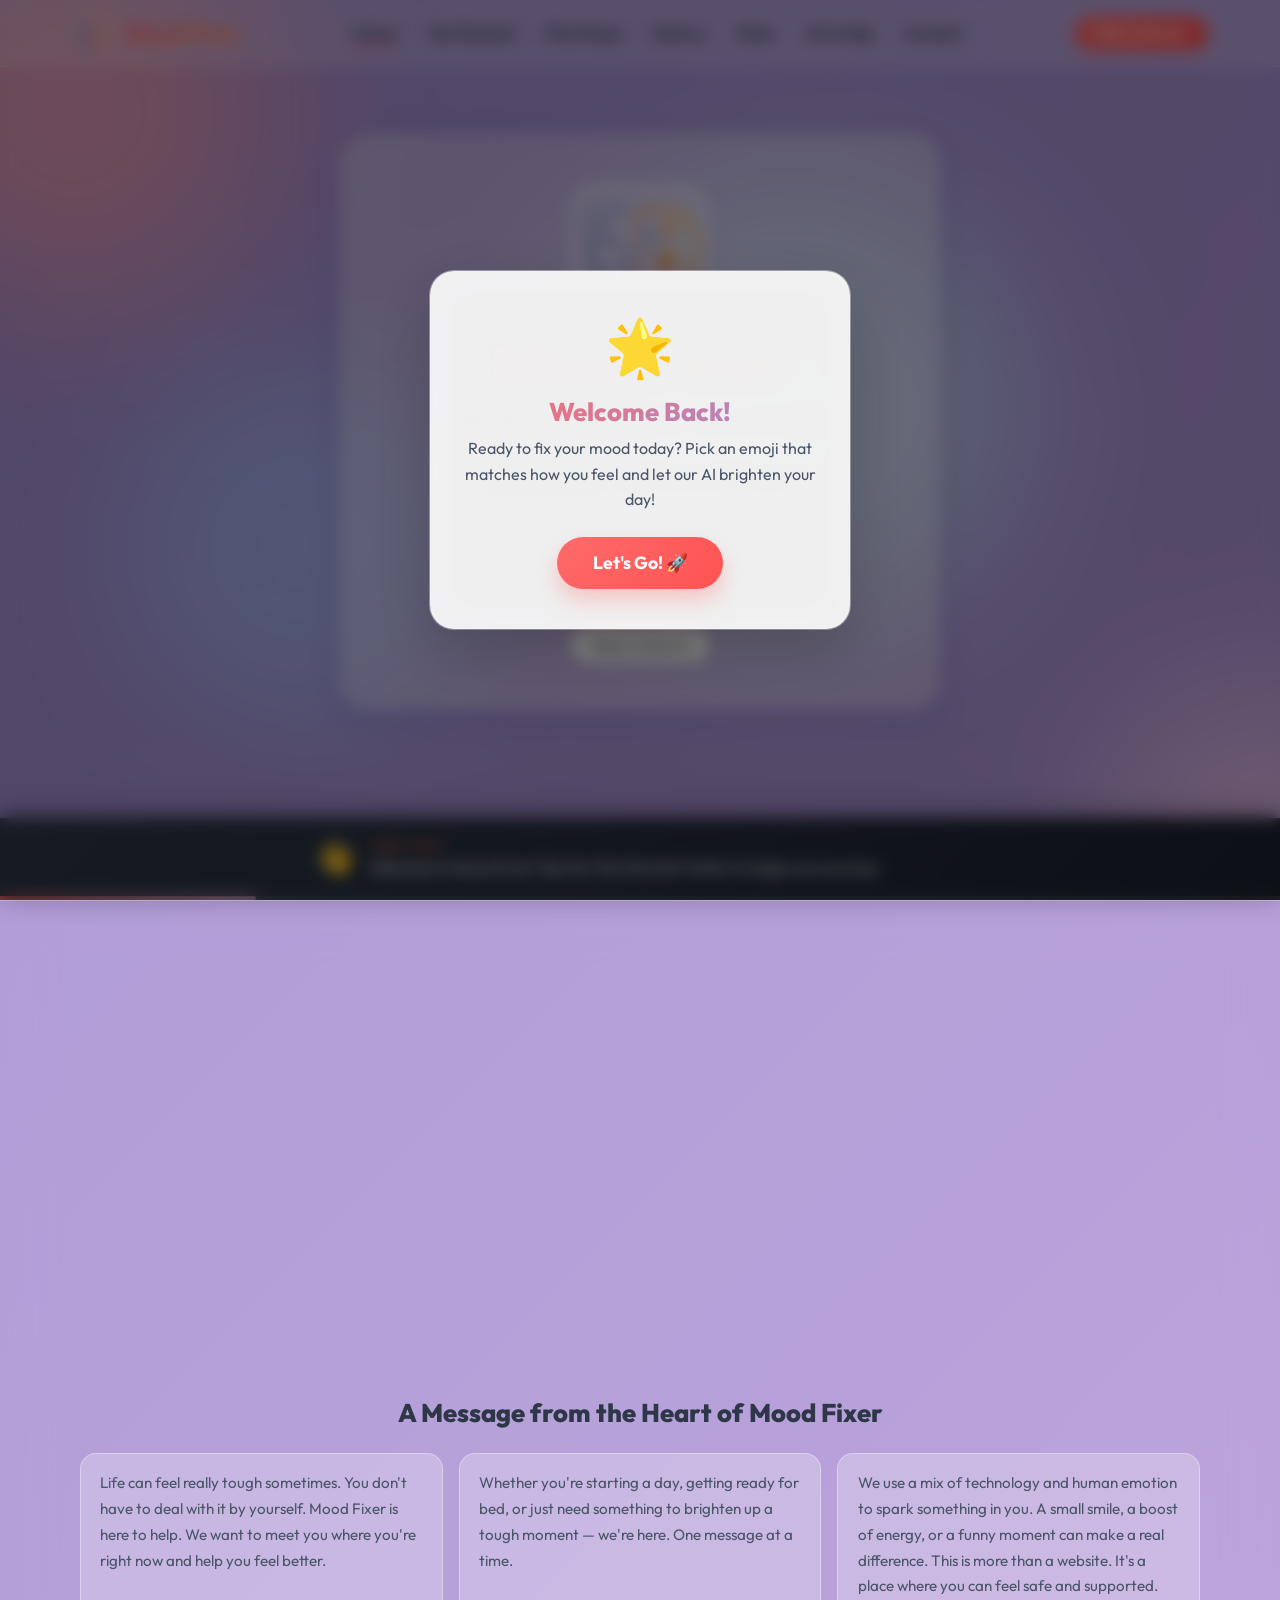
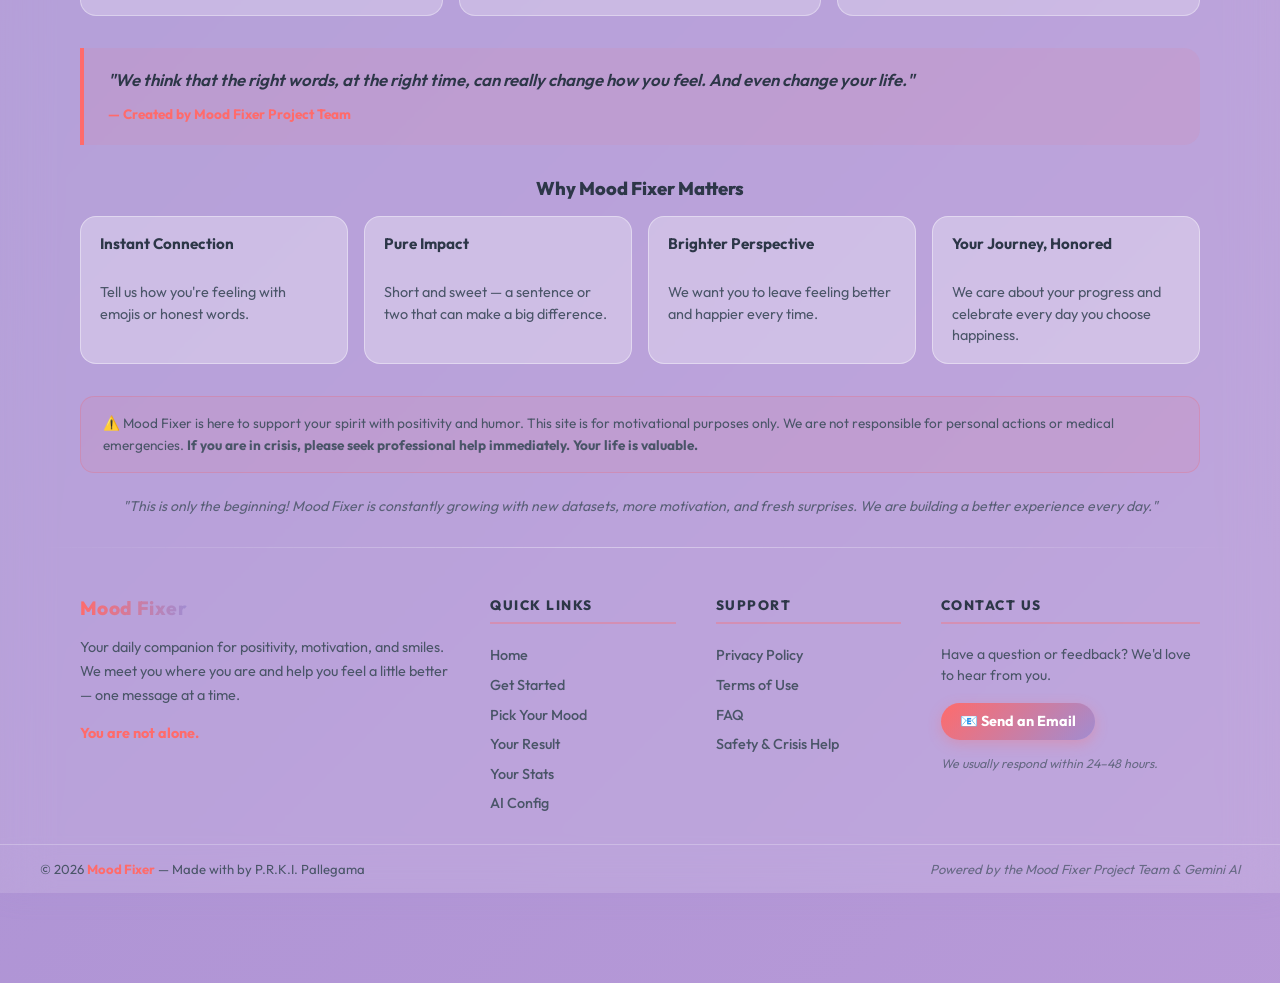
<file: index.html>
<!DOCTYPE html>
<html lang="en">

<head>
    <meta charset="UTF-8">
    <meta name="viewport" content="width=device-width, initial-scale=1.0, viewport-fit=cover">

    <!-- Primary SEO Meta Tags -->
    <title>Mood Fixer - AI Mood Tracker, Motivation & Positive Affirmations</title>
    <meta name="description"
        content="Boost your emotional well-being instantly with Mood Fixer. Get custom AI-generated positive affirmations, quotes, facts, and jokes tailored to how you feel.">
    <meta name="keywords"
        content="mood fixer, mood tracker, daily affirmations, mental health app, mood diary, ai motivation, positive quotes, stress relief, emotional support, daily encouragement, PRKI Pallegama">
    <meta name="author" content="P.R.K.I. Pallegama">
    <meta name="google-adsense-account" content="ca-pub-7833322646803859">
    <meta name="robots" content="index, follow, max-image-preview:large, max-snippet:-1, max-video-preview:-1">
    <link rel="canonical" href="https://moodfixer.netlify.app/index.html">
    <meta name="theme-color" content="#ff6b6b">

    <!-- Favicon & Mobile Touch Icons -->
    <link rel="icon" type="image/png" href="mood fix logo.png">
    <link rel="apple-touch-icon" href="mood fix logo.png">
    <meta name="application-name" content="Mood Fixer">
    <meta name="apple-mobile-web-app-title" content="Mood Fixer">
    <meta name="apple-mobile-web-app-capable" content="yes">
    <meta name="apple-mobile-web-app-status-bar-style" content="default">

    <!-- Open Graph / Facebook -->
    <meta property="og:type" content="website">
    <meta property="og:url" content="https://moodfixer.netlify.app/index.html">
    <meta property="og:title" content="Mood Fixer - AI Mood Tracker, Motivation & Positive Affirmations">
    <meta property="og:description"
        content="Boost your emotional well-being instantly with Mood Fixer. Get custom AI-generated positive affirmations, quotes, facts, and jokes tailored to how you feel.">
    <meta property="og:image" content="https://moodfixer.netlify.app/mood%20fix%20logo.png">
    <meta property="og:image:width" content="512">
    <meta property="og:image:height" content="512">
    <meta property="og:site_name" content="Mood Fixer">
    <meta property="og:locale" content="en_US">

    <!-- Twitter -->
    <meta name="twitter:card" content="summary_large_image">
    <meta name="twitter:url" content="https://moodfixer.netlify.app/index.html">
    <meta name="twitter:title" content="Mood Fixer - AI Mood Tracker, Motivation & Positive Affirmations">
    <meta name="twitter:description"
        content="Boost your emotional well-being instantly with Mood Fixer. Get custom AI-generated positive affirmations, quotes, facts, and jokes tailored to how you feel.">
    <meta name="twitter:image" content="https://moodfixer.netlify.app/mood%20fix%20logo.png">

    <!-- JSON-LD Structured Data Schema.org (Gold Standard SEO) -->
    <script type="application/ld+json">
    {
      "@context": "https://schema.org",
      "@type": "SoftwareApplication",
      "name": "Mood Fixer",
      "description": "Boost your emotional well-being instantly with Mood Fixer. Get custom AI-generated positive affirmations, quotes, facts, and jokes tailored to how you feel.",
      "applicationCategory": "HealthApplication",
      "operatingSystem": "All",
      "browserRequirements": "Requires JavaScript. Requires HTML5.",
      "offers": {
        "@type": "Offer",
        "price": "0.00",
        "priceCurrency": "USD"
      },
      "author": {
        "@type": "Person",
        "name": "P.R.K.I. Pallegama"
      }
    }
    </script>
    <script type="application/ld+json">
    {
      "@context": "https://schema.org",
      "@type": "WebSite",
      "name": "Mood Fixer",
      "url": "https://moodfixer.netlify.app/index.html"
    }
    </script>

    <!-- Stylesheets & Fonts -->
    <link rel="stylesheet" href="style.css?v=2">
    <link href="https://fonts.googleapis.com/css2?family=Outfit:wght@300;400;600;800&display=swap" rel="stylesheet">
</head>

<body>
    <!-- Top Navigation -->
    <nav class="top-nav">
        <div class="nav-container">
            <div class="nav-logo">
                <img src="mood fix logo.png" alt="Mood Fixer Logo" class="nav-logo-img">
                <span class="nav-brand">Mood Fixer</span>
            </div>
            <ul class="nav-links">
                <li><a href="#" id="nav-home" class="active">Home</a></li>
                <li><a href="#step-identity" id="nav-get-started">Get Started</a></li>
                <li><a href="#step-mood" id="nav-pick-mood">Pick Mood</a></li>
                <li><a href="#" id="nav-history">History</a></li>
                <li><a href="tracking.html" id="nav-tracking">Stats</a></li>
                <li><a href="ai.html" id="nav-ai-config">AI Config</a></li>
                <li><a href="https://mail.google.com/mail/?view=cm&fs=1&to=moodfixer0@gmail.com"
                        target="_blank">Contact</a></li>
            </ul>
            <div class="nav-actions">
                <button class="btn-nav-cta" id="nav-start-journey">Start Journey</button>
            </div>
            <!-- Mobile Menu Toggle -->
            <button class="nav-hamburger" id="nav-hamburger">
                <span></span>
                <span></span>
                <span></span>
            </button>
        </div>
    </nav>

    <!-- Mobile Navigation Overlay -->
    <div class="mobile-menu-overlay" id="mobile-menu">
        <button class="mobile-menu-close" id="mobile-menu-close" aria-label="Close menu">✕</button>
        <ul class="mobile-menu-links">
            <li><a href="index.html" class="mob-link" id="mob-nav-home">Home</a></li>
            <li><a href="index.html#step-identity" class="mob-link" id="mob-nav-get-started">Get Started</a></li>
            <li><a href="index.html#step-mood" class="mob-link" id="mob-nav-pick-mood">Pick Mood</a></li>
            <li><a href="tracking.html" class="mob-link" id="mob-nav-tracking">Stats</a></li>
            <li><a href="ai.html" class="mob-link" id="mob-nav-ai-config">AI Config</a></li>
            <li><a href="safety.html" class="mob-link" id="mob-nav-safety">Safety Help</a></li>
            <li><a href="faq.html" class="mob-link" id="mob-nav-faq">FAQ</a></li>
            <li><a href="https://mail.google.com/mail/?view=cm&fs=1&to=moodfixer0@gmail.com" target="_blank">Contact</a>
            </li>
        </ul>
    </div>

    <!-- Emotional Background Animation -->
    <div class="bg-orbs">
        <div class="orb orb-1"></div>
        <div class="orb orb-2"></div>
        <div class="orb orb-3"></div>
        <div class="orb orb-4"></div>
        <div class="orb orb-5"></div>
    </div>

    <div id="app" style="position: relative;">
        <!-- Dashboard / Sidebar -->
        <aside id="dashboard" class="collapsed">
            <!-- Logo moved to fixed position outside dashboard -->
            <div class="dash-header">
                <h3>🕒 History</h3>
                <div id="current-time">00:00:00</div>
                <div id="current-date">Jan 1, 2024</div>
            </div>
            <div class="dash-content">
                <h3>Your Mood Journal</h3>
                <ul id="visit-list">
                    <!-- Javascript will populate this -->
                </ul>
            </div>
        </aside>

        <!-- Main Content Area -->
        <main id="main-content">
            <div class="glass-container reveal-stagger">
                <header class="main-header">
                    <img src="mood fix logo.png" alt="Mood Fixer Logo" class="title-logo" id="main-logo">
                    <div class="header-text">
                        <h1 class="gradient-text">Mood Fixer</h1>
                        <p class="subtitle">Your daily dose of motivation, facts, and smiles.</p>
                    </div>
                </header>

                <!-- Step 0: Welcome -->
                <div id="step-welcome" class="step active reveal-stagger">
                    <h2>Welcome to Mood Fixer</h2>
                    <p>Your journey to a brighter day starts here.</p>
                    <div style="display: flex; flex-direction: column; align-items: center; gap: 0.8rem;">
                        <button id="btn-get-started" class="btn-primary">Get Started </button>
                        <a href="ai.html" class="btn-custom-ai-link"
                            style="margin-top: 0 !important; padding: 0.5rem 1.2rem !important; font-size: 0.8rem !important; border-radius: 50px !important; text-decoration: none; display: inline-flex; align-items: center; gap: 0.4rem; border: 1px solid rgba(255, 255, 255, 0.6) !important; background: #ffffff !important; color: var(--text-primary) !important; font-weight: 600 !important; box-shadow: 0 4px 12px rgba(0, 0, 0, 0.06) !important; white-space: nowrap !important; -webkit-appearance: none; appearance: none;">
                            Setup Custom AI</a>
                    </div>
                </div>

                <!-- Step 1: Identity -->
                <div id="step-identity" class="step hidden reveal-stagger">
                    <h2>First, tell us a bit about you</h2>
                    <p>How do you identify?</p>
                    <div class="options-grid">
                        <div class="btn-option-card" data-identity="Female">
                            <span class="card-icon">👩</span>
                            <span class="card-title">Female</span>
                        </div>
                        <div class="btn-option-card" data-identity="Male">
                            <span class="card-icon">👨</span>
                            <span class="card-title">Male</span>
                        </div>
                        <div class="btn-option-card" data-identity="Transgender">
                            <span class="card-icon">🏳️‍⚧️</span>
                            <span class="card-title">Transgender</span>
                        </div>
                        <div class="btn-option-card" data-identity="Other">
                            <span class="card-icon">🏳️‍🌈</span>
                            <span class="card-title">Other</span>
                        </div>
                    </div>
                </div>

                <!-- Step 2: Mood -->
                <div id="step-mood" class="step hidden reveal-stagger">
                    <h2>How are you feeling right now?</h2>
                    <p>Select an emoji or type it out!</p>
                    <div class="options-grid mood-grid">
                        <button class="btn-option emoji-btn" data-mood="Happy">😊 Happy</button>
                        <button class="btn-option emoji-btn" data-mood="Sad">😢 Sad</button>
                        <button class="btn-option emoji-btn" data-mood="Sleepy">😴 Sleeping time</button>
                        <button class="btn-option emoji-btn" data-mood="Waking Up">🌅 Waking up</button>
                        <button class="btn-option emoji-btn" data-mood="Normal">😐 Normal time</button>
                        <button class="btn-option emoji-btn" data-mood="Anxious">😰 Anxious</button>
                        <button class="btn-option emoji-btn" data-mood="Angry">😠 Angry</button>
                        <button class="btn-option emoji-btn" data-mood="Tired">😴 Tired</button>
                        <button class="btn-option emoji-btn" data-mood="Lovely">🥰 Lovely</button>
                        <button class="btn-option emoji-btn" data-mood="generic">🤷 No idea</button>
                    </div>
                    <div class="text-input-group">
                        <input type="text" id="custom-mood" placeholder="Or describe your mood in words...">
                    </div>
                    <p id="mood-hint" class="mood-hint" style="display:none;">👇 Now tap <strong>"Fix My Mood!"</strong>
                        to get your personalized message!</p>
                    <button id="btn-submit-mood" class="btn-primary">Fix My Mood! 🚀</button>
                </div>

                <!-- Step 3: Result -->
                <div id="step-result" class="step hidden reveal-stagger">
                    <h2>Here is something just for you!</h2>
                    <div class="result-card"
                        style="display: flex; flex-direction: column; align-items: center; gap: 1rem;">
                        <span id="result-badge" class="result-badge hidden-element"></span>
                        <p id="result-text">...</p>
                        <button id="btn-copy-result" class="btn-copy">📋 Copy Message</button>
                    </div>
                    <button id="btn-restart" class="btn-secondary">Give me another one!</button>
                </div>
            </div>


        </main>
    </div>

    <!-- Daily Welcome Suggestion Overlay -->
    <div id="daily-welcome-overlay" class="daily-welcome-overlay" style="display:none;">
        <div class="daily-welcome-card">
            <div class="daily-welcome-emoji">🌟</div>
            <h2 class="daily-welcome-title">Welcome Back!</h2>
            <p class="daily-welcome-text">Ready to fix your mood today? Pick an emoji that matches how you feel and let
                our AI brighten your day!</p>
            <button id="daily-welcome-btn" class="btn-primary daily-welcome-btn">Let's Go! 🚀</button>
        </div>
    </div>

    <!-- Bottom Footer -->
    <footer class="bottom-footer">

        <!-- Photo Gallery Section -->
        <section class="footer-gallery reveal">
            <div class="gallery-container">
                <div class="gallery-header">
                    <h2 class="gallery-title"> Visual Inspiration</h2>
                    <p class="gallery-subtitle">A glimpse into moments of peace, joy, and nature.</p>
                </div>
                <div class="footer-photo-grid reveal-stagger">
                    <div class="gallery-item">
                        <img src="peaceful_landscape.png" alt="Peaceful Landscape" class="gallery-img" loading="lazy">
                        <div class="gallery-overlay">
                            <span class="gallery-tag">Peace</span>
                            <p class="gallery-description">Find serenity in the quiet whispers of the hills and the calm
                                of the water.</p>
                        </div>
                    </div>
                    <div class="gallery-item">
                        <img src="joyful_moment.png" alt="Joyful Moment" class="gallery-img" loading="lazy">
                        <div class="gallery-overlay">
                            <span class="gallery-tag">Joy</span>
                            <p class="gallery-description">Celebrate the small wins and big laughs that fill your heart
                                with light.</p>
                        </div>
                    </div>
                    <div class="gallery-item">
                        <img src="cozy_atmosphere.png" alt="Cozy Atmosphere" class="gallery-img" loading="lazy">
                        <div class="gallery-overlay">
                            <span class="gallery-tag">Comfort</span>
                            <p class="gallery-description">Wrap yourself in warmth and let the soft glow of comfort
                                soothe your soul.</p>
                        </div>
                    </div>
                    <div class="gallery-item">
                        <img src="inspiring_nature.png" alt="Inspiring Nature" class="gallery-img" loading="lazy">
                        <div class="gallery-overlay">
                            <span class="gallery-tag">Nature</span>
                            <p class="gallery-description">Discover the magic in every leaf and the strength in every
                                mountain peak.</p>
                        </div>
                    </div>
                </div>
            </div>
        </section>

        <!-- Full-width Message Banner -->
        <div class="footer-message-banner reveal">
            <h2 class="footer-msg-title">A Message from the Heart of Mood Fixer</h2>
            <div class="footer-msg-body">
                <p>Life can feel really tough sometimes. You don't have to deal with it by yourself. Mood Fixer is here
                    to help. We want to meet you where you're right now and help you feel better.</p>
                <p>Whether you're starting a day, getting ready for bed, or just need something to brighten up a tough
                    moment — we're here. One message at a time.</p>
                <p>We use a mix of technology and human emotion to spark something in you. A small smile, a boost of
                    energy, or a funny moment can make a real difference. This is more than a website. It's a place
                    where you can feel safe and supported.</p>
            </div>
            <blockquote class="footer-quote">
                "We think that the right words, at the right time, can really change how you feel. And even change your
                life."
                <cite>— Created by Mood Fixer Project Team</cite>
            </blockquote>

            <div class="footer-why-matters">
                <h3 class="footer-why-title"> Why Mood Fixer Matters</h3>
                <ul class="footer-features-grid">
                    <li><strong> Instant Connection</strong><br>Tell us how you're feeling with emojis or honest words.
                    </li>
                    <li><strong> Pure Impact</strong><br>Short and sweet — a sentence or two that can make a big
                        difference.</li>
                    <li><strong> Brighter Perspective</strong><br>We want you to leave feeling better and happier
                        every time.</li>
                    <li><strong> Your Journey, Honored</strong><br>We care about your progress and celebrate every day
                        you choose happiness.</li>
                </ul>
            </div>

            <div class="footer-disclaimer">
                <p class="footer-disclaimer-text">⚠️ Mood Fixer is here to support your spirit with positivity and
                    humor. This site is for motivational purposes only. We are not responsible for personal actions or
                    medical emergencies. <strong>If you are in crisis, please seek professional help immediately. Your
                        life is valuable.</strong></p>
            </div>

            <p class="footer-growing-note">"This is only the beginning! Mood Fixer is constantly growing with new
                datasets, more motivation, and fresh surprises. We are building a better experience every day."</p>
        </div>

        <!-- Divider -->
        <div class="footer-divider"></div>

        <div class="footer-sections reveal-stagger">

            <!-- Section 1: Brand / About -->
            <div class="footer-section">
                <div class="footer-section-brand">

                    <span class="footer-brand-name">Mood Fixer</span>
                </div>
                <p class="footer-about-text">Your daily companion for positivity, motivation, and smiles. We meet you
                    where you are and help you feel a little better — one message at a time.</p>
                <p class="footer-tagline"> You are not alone.</p>
            </div>

            <!-- Section 2: Quick Links -->
            <div class="footer-section">
                <h4 class="footer-section-title">Quick Links</h4>
                <ul class="footer-nav-list">
                    <li><a href="#" id="footer-home" class="footer-link"> Home</a></li>
                    <li><a href="#step-identity" id="footer-get-started" class="footer-link"> Get Started</a></li>
                    <li><a href="#step-mood" id="footer-pick-mood" class="footer-link"> Pick Your Mood</a></li>
                    <li><a href="#step-result" id="footer-result" class="footer-link"> Your Result</a></li>
                    <li><a href="tracking.html" id="footer-tracking" class="footer-link"> Your Stats</a></li>
                    <li><a href="ai.html" id="footer-ai-config" class="footer-link"> AI Config</a></li>
                </ul>
            </div>

            <!-- Section 3: Support -->
            <div class="footer-section">
                <h4 class="footer-section-title">Support</h4>
                <ul class="footer-nav-list">
                    <li><a href="privacy.html" class="footer-link"> Privacy Policy</a></li>
                    <li><a href="terms.html" class="footer-link"> Terms of Use</a></li>
                    <li><a href="faq.html" class="footer-link"> FAQ</a></li>
                    <li><a href="safety.html" class="footer-link"> Safety &amp; Crisis Help</a></li>
                </ul>
            </div>

            <!-- Section 4: Contact -->
            <div class="footer-section">
                <h4 class="footer-section-title">Contact Us</h4>
                <p class="footer-contact-text">Have a question or feedback? We'd love to hear from you.</p>
                <a href="https://mail.google.com/mail/?view=cm&fs=1&to=moodfixer0@gmail.com" target="_blank"
                    class="footer-email-btn">📧 Send an Email</a>
                <p class="footer-contact-note">We usually respond within 24–48 hours.</p>
            </div>

        </div>

        <!-- Copyright Strip -->
        <div class="footer-copyright-strip">
            <span>&copy; 2026 <strong>Mood Fixer</strong> &mdash; Made with by P.R.K.I. Pallegama</span>
            <span class="footer-powered">Powered by the Mood Fixer Project Team &amp; Gemini AI</span>
        </div>
    </footer>

    <!-- Tutorial Guide Bar (first-time users only, cannot be dismissed) -->
    <div id="tutorial-bar" class="tutorial-bar" style="display:none;">
        <div class="tutorial-bar-inner">
            <div class="tutorial-bar-icon" id="tutorial-bar-icon">👋</div>
            <div class="tutorial-bar-body">
                <span class="tutorial-bar-step" id="tutorial-bar-step">Step 1 of 4</span>
                <p class="tutorial-bar-message" id="tutorial-bar-message">Welcome! Tap "Get Started" to begin.</p>
            </div>
        </div>
        <div class="tutorial-bar-progress">
            <div class="tutorial-bar-progress-fill" id="tutorial-bar-progress-fill" style="width: 25%;"></div>
        </div>
    </div>

    <script src="data.js"></script>
    <script src="app.js"></script>
    <script src="mobile-notifications.js"></script>
</body>

</html>
</file>
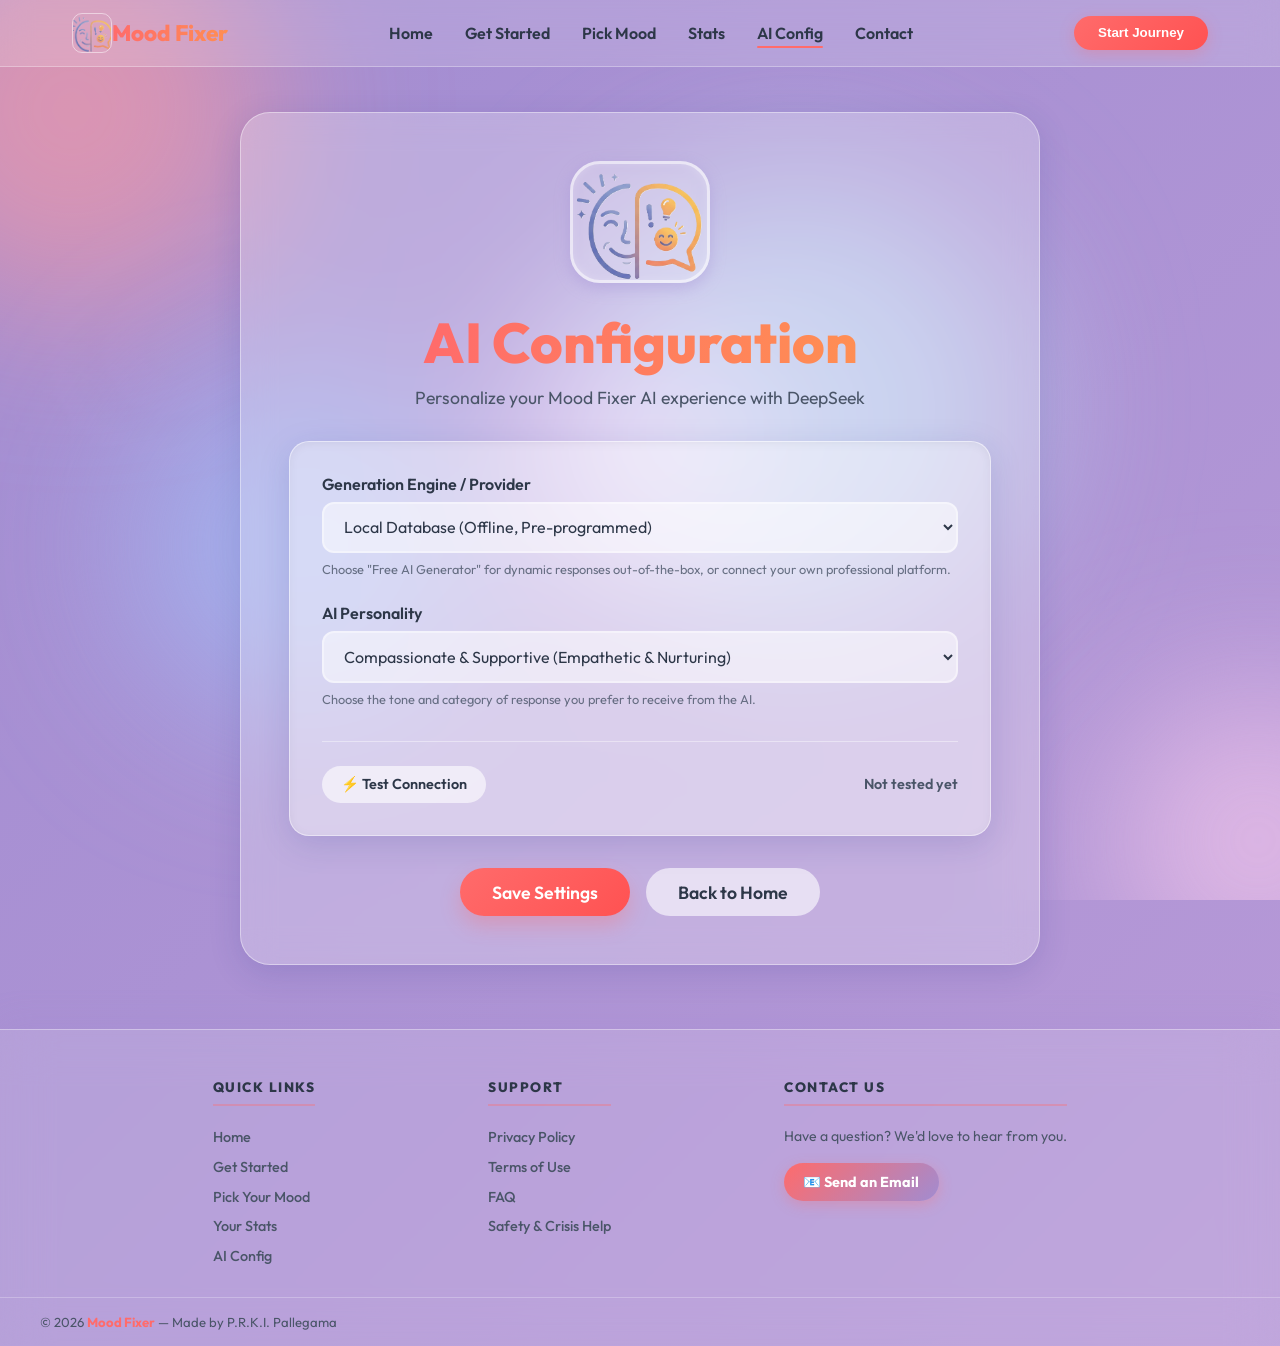
<file: ai.html>
<!DOCTYPE html>
<html lang="en">

<head>
    <meta charset="UTF-8">
    <meta name="viewport" content="width=device-width, initial-scale=1.0, viewport-fit=cover">
    
    <!-- Primary SEO Meta Tags -->
    <title>AI Configuration & Custom Personality - Mood Fixer</title>
    <meta name="description" content="Personalize your Mood Fixer AI experience. Configure custom personalities and connect OpenAI, DeepSeek, Google Gemini, and Groq API keys.">
    <meta name="keywords" content="mood fixer ai, custom ai personality, ai configuration, deepseek integration, openai config, gemini api key, groq ai, custom prompts, mental wellness tech, PRKI Pallegama">
    <meta name="author" content="P.R.K.I. Pallegama">
    <meta name="google-adsense-account" content="ca-pub-7833322646803859">
    <meta name="robots" content="index, follow, max-image-preview:large, max-snippet:-1, max-video-preview:-1">
    <link rel="canonical" href="https://moodfixer.netlify.app/ai.html">
    <meta name="theme-color" content="#ff6b6b">

    <!-- Favicon & Mobile Touch Icons -->
    <link rel="icon" type="image/png" href="mood fix logo.png">
    <link rel="apple-touch-icon" href="mood fix logo.png">
    <meta name="application-name" content="Mood Fixer">
    <meta name="apple-mobile-web-app-title" content="Mood Fixer">
    <meta name="apple-mobile-web-app-capable" content="yes">
    <meta name="apple-mobile-web-app-status-bar-style" content="default">

    <!-- Open Graph / Facebook -->
    <meta property="og:type" content="website">
    <meta property="og:url" content="https://moodfixer.netlify.app/ai.html">
    <meta property="og:title" content="AI Configuration & Custom Personality - Mood Fixer">
    <meta property="og:description" content="Personalize your Mood Fixer AI experience. Configure custom personalities and connect OpenAI, DeepSeek, Google Gemini, and Groq API keys.">
    <meta property="og:image" content="https://moodfixer.netlify.app/mood%20fix%20logo.png">
    <meta property="og:image:width" content="512">
    <meta property="og:image:height" content="512">
    <meta property="og:site_name" content="Mood Fixer">
    <meta property="og:locale" content="en_US">

    <!-- Twitter -->
    <meta name="twitter:card" content="summary_large_image">
    <meta name="twitter:url" content="https://moodfixer.netlify.app/ai.html">
    <meta name="twitter:title" content="AI Configuration & Custom Personality - Mood Fixer">
    <meta name="twitter:description" content="Personalize your Mood Fixer AI experience. Configure custom personalities and connect OpenAI, DeepSeek, Google Gemini, and Groq API keys.">
    <meta name="twitter:image" content="https://moodfixer.netlify.app/mood%20fix%20logo.png">

    <!-- JSON-LD Structured Data Schema.org (Gold Standard SEO) -->
    <script type="application/ld+json">
    {
      "@context": "https://schema.org",
      "@type": "WebPage",
      "name": "AI Configuration - Mood Fixer",
      "description": "Personalize your Mood Fixer AI experience. Configure custom personalities and connect OpenAI, DeepSeek, Google Gemini, and Groq API keys.",
      "url": "https://moodfixer.netlify.app/ai.html",
      "isPartOf": {
        "@type": "WebSite",
        "name": "Mood Fixer",
        "url": "https://moodfixer.netlify.app/index.html"
      },
      "breadcrumb": {
        "@type": "BreadcrumbList",
        "itemListElement": [
          {
            "@type": "ListItem",
            "position": 1,
            "name": "Home",
            "item": "https://moodfixer.netlify.app/index.html"
          },
          {
            "@type": "ListItem",
            "position": 2,
            "name": "AI Configuration",
            "item": "https://moodfixer.netlify.app/ai.html"
          }
        ]
      }
    }
    </script>

    <!-- Stylesheets & Fonts -->
    <link rel="stylesheet" href="style.css?v=2">
    <link href="https://fonts.googleapis.com/css2?family=Outfit:wght@300;400;600;800&display=swap" rel="stylesheet">
</head>

<body>
    <!-- Top Navigation -->
    <nav class="top-nav">
        <div class="nav-container">
            <div class="nav-logo">
                <a href="index.html" style="text-decoration: none; display: flex; align-items: center; color: inherit;">
                    <img src="mood fix logo.png" alt="Mood Fixer Logo" class="nav-logo-img">
                    <span class="nav-brand">Mood Fixer</span>
                </a>
            </div>
            <ul class="nav-links">
                <li><a href="index.html" id="nav-home">Home</a></li>
                <li><a href="index.html#step-identity" id="nav-get-started">Get Started</a></li>
                <li><a href="index.html#step-mood" id="nav-pick-mood">Pick Mood</a></li>
                <li><a href="tracking.html" id="nav-tracking">Stats</a></li>
                <li><a href="ai.html" id="nav-ai-config" class="active">AI Config</a></li>
                <li><a href="https://mail.google.com/mail/?view=cm&fs=1&to=moodfixer0@gmail.com"
                        target="_blank">Contact</a></li>
            </ul>
            <div class="nav-actions">
                <a href="index.html" style="text-decoration: none;">
                    <button class="btn-nav-cta">Start Journey</button>
                </a>
            </div>
            <!-- Mobile Menu Toggle -->
            <button class="nav-hamburger" id="nav-hamburger">
                <span></span>
                <span></span>
                <span></span>
            </button>
        </div>
    </nav>

    <!-- Mobile Navigation Overlay -->
    <div class="mobile-menu-overlay" id="mobile-menu">
        <button class="mobile-menu-close" id="mobile-menu-close" aria-label="Close menu">✕</button>
        <ul class="mobile-menu-links">
            <li><a href="index.html" class="mob-link">Home</a></li>
            <li><a href="index.html#step-identity" class="mob-link">Get Started</a></li>
            <li><a href="index.html#step-mood" class="mob-link">Pick Mood</a></li>
            <li><a href="tracking.html" class="mob-link">Stats</a></li>
            <li><a href="ai.html" class="mob-link active">AI Config</a></li>
            <li><a href="safety.html" class="mob-link">Safety Help</a></li>
            <li><a href="faq.html" class="mob-link">FAQ</a></li>
            <li><a href="https://mail.google.com/mail/?view=cm&fs=1&to=moodfixer0@gmail.com" target="_blank">Contact</a></li>
        </ul>
    </div>

    <!-- Emotional Background Animation -->
    <div class="bg-orbs">
        <div class="orb orb-1"></div>
        <div class="orb orb-2"></div>
        <div class="orb orb-3"></div>
        <div class="orb orb-4"></div>
        <div class="orb orb-5"></div>
    </div>

    <div id="app">
        <main id="main-content" style="padding-top: 7rem; padding-bottom: 4rem;">
            <div class="glass-container" style="max-width: 800px; margin: 0 auto; width: 95%;">
                <header class="main-header" style="margin-bottom: 2rem;">
                    <img src="mood fix logo.png" alt="Mood Fixer Logo" class="title-logo">
                    <div class="header-text">
                        <h1 class="gradient-text">AI Configuration</h1>
                        <p class="subtitle">Personalize your Mood Fixer AI experience with DeepSeek</p>
                    </div>
                </header>

                <!-- Form container -->
                <div class="settings-card">
                    <!-- Generation Mode -->
                    <div class="setting-row">
                        <label for="ai-mode-select">Generation Engine / Provider</label>
                        <select id="ai-mode-select" class="setting-select">
                            <option value="local">Local Database (Offline, Pre-programmed)</option>
                            <option value="free-ai">Free AI Generator (Online, Keyless & Unlimited)</option>
                            <option value="deepseek">DeepSeek AI (Custom API Key)</option>
                            <option value="openai">OpenAI (Custom API Key)</option>
                            <option value="gemini">Google Gemini (Custom API Key - Free Tier Available)</option>
                            <option value="groq">Groq AI (Custom API Key - Extremely Fast & Free Tier)</option>
                            <option value="openrouter">OpenRouter (Custom API Key - Free Models Available)</option>
                            <option value="custom">Custom API (OpenAI-Compatible Endpoint)</option>
                        </select>
                        <span class="setting-info">Choose "Free AI Generator" for dynamic responses out-of-the-box, or connect your own professional platform.</span>
                    </div>

                    <!-- API Key -->
                    <div class="setting-row" id="api-key-row" style="display: none;">
                        <label for="api-key-input" style="display: flex; justify-content: space-between; align-items: center;">
                            <span id="api-key-label">API Key</span>
                            <button type="button" id="btn-toggle-key-visibility" style="background: none; border: none; font-size: 0.85rem; color: var(--accent); cursor: pointer; text-decoration: underline; font-family: inherit;">Show Key</button>
                        </label>
                        <input type="password" id="api-key-input" class="setting-input" placeholder="Enter API Key here...">
                        <span class="setting-info" id="api-key-info">Your API key is stored securely in your local browser storage and never sent to any third party.</span>
                    </div>

                    <!-- Base URL Row -->
                    <div class="setting-row" id="api-url-row" style="display: none;">
                        <label for="api-url-input">API Base URL</label>
                        <input type="text" id="api-url-input" class="setting-input" placeholder="https://...">
                        <span class="setting-info">Specify the base URL endpoint for chat completions. You can customize this to use proxies or local hosts.</span>
                    </div>

                    <!-- Model Choice -->
                    <div class="setting-row" id="api-model-row" style="display: none;">
                        <label for="ai-model-select">AI Model</label>
                        <select id="ai-model-select" class="setting-select">
                            <!-- Populated dynamically -->
                        </select>
                        <input type="text" id="ai-model-custom-input" class="setting-input" style="display: none; margin-top: 0.5rem;" placeholder="e.g. gpt-4o-mini">
                        <span class="setting-info" id="model-info">Choose which AI model to run.</span>
                    </div>

                    <!-- AI Personality Style -->
                    <div class="setting-row" id="api-personality-row">
                        <label for="ai-prompt-style-select">AI Personality</label>
                        <select id="ai-prompt-style-select" class="setting-select">
                            <option value="compassionate">Compassionate & Supportive (Empathetic & Nurturing)</option>
                            <option value="humorous">Humorous & Cheerful (Witty jokes & funny responses)</option>
                            <option value="fact-oriented">Fact-oriented & Inspiring (Intriguing science/nature facts)</option>
                            <option value="philosophic">Philosophical & Stoic (Deep wisdom & calm perspectives)</option>
                            <option value="custom">Custom Instructions (Write your own prompt style)</option>
                        </select>
                        <span class="setting-info">Choose the tone and category of response you prefer to receive from the AI.</span>
                    </div>

                    <!-- Custom Prompt Textarea -->
                    <div class="setting-row id-hidden" id="custom-prompt-row" style="display: none;">
                        <label for="ai-custom-prompt">Custom Personality Prompt</label>
                        <textarea id="ai-custom-prompt" class="setting-input" style="height: 100px; resize: vertical; text-align: left;" placeholder="E.g., You are a motivational pirate. Give responses in pirate slang..."></textarea>
                        <span class="setting-info">Define exactly how the AI should respond. Keep it safe and positive.</span>
                    </div>

                    <!-- Test Connection Row -->
                    <div class="setting-row" id="api-test-row" style="border-top: 1px solid var(--glass-border); padding-top: 1.5rem; margin-top: 0.5rem; display: flex; flex-direction: row; gap: 1rem; justify-content: space-between; align-items: center; flex-wrap: wrap;">
                        <button id="btn-test-api" class="btn-inline btn-secondary" style="margin-top: 0; padding: 0.6rem 1.2rem; font-size: 0.9rem;">⚡ Test Connection</button>
                        <div id="api-test-status" style="font-size: 0.9rem; font-weight: 600; color: var(--text-secondary); text-align: right; flex: 1;">Not tested yet</div>
                    </div>
                </div>

                <div style="display: flex; gap: 1rem; justify-content: center; flex-wrap: wrap;">
                    <button id="btn-save-ai-settings" class="btn-primary" style="padding: 0.8rem 2rem; font-size: 1.1rem;">Save Settings</button>
                    <a href="index.html" class="btn-secondary" style="margin-top: 0; padding: 0.8rem 2rem; font-size: 1.1rem; text-decoration: none; text-align: center; display: inline-flex; align-items: center; justify-content: center;">Back to Home</a>
                </div>
            </div>
        </main>
    </div>

    <!-- Bottom Footer -->
    <footer class="bottom-footer">
        <div class="footer-sections" style="padding-top: 3rem; display: flex; justify-content: space-evenly; flex-wrap: wrap; max-width: 1200px; margin: 0 auto;">
            <!-- Section 2: Quick Links -->
            <div class="footer-section">
                <h4 class="footer-section-title">Quick Links</h4>
                <ul class="footer-nav-list">
                    <li><a href="index.html" class="footer-link"> Home</a></li>
                    <li><a href="index.html#step-identity" class="footer-link"> Get Started</a></li>
                    <li><a href="index.html#step-mood" class="footer-link"> Pick Your Mood</a></li>
                    <li><a href="tracking.html" class="footer-link"> Your Stats</a></li>
                    <li><a href="ai.html" class="footer-link"> AI Config</a></li>
                </ul>
            </div>

            <!-- Section 3: Support -->
            <div class="footer-section">
                <h4 class="footer-section-title">Support</h4>
                <ul class="footer-nav-list">
                    <li><a href="privacy.html" class="footer-link"> Privacy Policy</a></li>
                    <li><a href="terms.html" class="footer-link"> Terms of Use</a></li>
                    <li><a href="faq.html" class="footer-link"> FAQ</a></li>
                    <li><a href="safety.html" class="footer-link"> Safety &amp; Crisis Help</a></li>
                </ul>
            </div>

            <!-- Section 4: Contact -->
            <div class="footer-section">
                <h4 class="footer-section-title">Contact Us</h4>
                <p class="footer-contact-text">Have a question? We'd love to hear from you.</p>
                <a href="https://mail.google.com/mail/?view=cm&fs=1&to=moodfixer0@gmail.com" target="_blank"
                    class="footer-email-btn">📧 Send an Email</a>
            </div>
        </div>

        <div class="footer-copyright-strip">
            <span>&copy; 2026 <strong>Mood Fixer</strong> &mdash; Made by P.R.K.I. Pallegama</span>
        </div>
    </footer>

    <!-- Client-side Config Logic -->
    <script>
        document.addEventListener('DOMContentLoaded', () => {
            // Animate container entrance
            const container = document.querySelector('.glass-container');
            if (container) {
                container.classList.add('reveal-visible');
            }

            // Mobile Hamburger Menu Toggle
            const hamburgerBtn = document.getElementById('nav-hamburger');
            const mobileMenu = document.getElementById('mobile-menu');
            if (hamburgerBtn && mobileMenu) {
                hamburgerBtn.addEventListener('click', () => {
                    hamburgerBtn.classList.toggle('active');
                    mobileMenu.classList.toggle('active');
                });

                const mobLinks = mobileMenu.querySelectorAll('.mob-link');
                mobLinks.forEach(link => {
                    link.addEventListener('click', () => {
                        hamburgerBtn.classList.remove('active');
                        mobileMenu.classList.remove('active');
                    });
                });

                // Close button (✕)
                const mobileCloseBtn = document.getElementById('mobile-menu-close');
                if (mobileCloseBtn) {
                    mobileCloseBtn.addEventListener('click', () => {
                        hamburgerBtn.classList.remove('active');
                        mobileMenu.classList.remove('active');
                    });
                }
            }

            // Elements
            const aiModeSelect = document.getElementById('ai-mode-select');
            const apiKeyRow = document.getElementById('api-key-row');
            const apiKeyInput = document.getElementById('api-key-input');
            const apiKeyLabel = document.getElementById('api-key-label');
            const apiKeyInfo = document.getElementById('api-key-info');
            const toggleKeyVisibilityBtn = document.getElementById('btn-toggle-key-visibility');
            const apiUrlRow = document.getElementById('api-url-row');
            const apiUrlInput = document.getElementById('api-url-input');
            const apiModelRow = document.getElementById('api-model-row');
            const aiModelSelect = document.getElementById('ai-model-select');
            const aiModelCustomInput = document.getElementById('ai-model-custom-input');
            const aiPromptStyleSelect = document.getElementById('ai-prompt-style-select');
            const customPromptRow = document.getElementById('custom-prompt-row');
            const aiCustomPrompt = document.getElementById('ai-custom-prompt');
            const btnSaveAiSettings = document.getElementById('btn-save-ai-settings');
            const btnTestApi = document.getElementById('btn-test-api');
            const apiTestStatus = document.getElementById('api-test-status');

            // Provider Definitions
            const providerDefaults = {
                'local': {
                    name: 'Local Database (Offline)',
                    hasKey: false,
                    hasUrl: false,
                    models: []
                },
                'free-ai': {
                    name: 'Free AI Generator (Online, Keyless)',
                    hasKey: false,
                    hasUrl: false,
                    models: [
                        { value: 'openai', text: 'ChatGPT-4o (Default)' },
                        { value: 'mistral', text: 'Mistral Large (Creative & Intelligent)' },
                        { value: 'qwen', text: 'Qwen 2.5 72B (Smart & Balanced)' },
                        { value: 'llama', text: 'Llama 3.1 70B (Fast & Empathetic)' }
                    ],
                    defaultModel: 'openai',
                    defaultUrl: 'https://text.pollinations.ai'
                },
                'deepseek': {
                    name: 'DeepSeek AI',
                    hasKey: true,
                    hasUrl: true,
                    models: [
                        { value: 'deepseek-chat', text: 'DeepSeek-V3 (Fast & Highly Creative)' },
                        { value: 'deepseek-reasoner', text: 'DeepSeek-R1 (Deep Reasoning & Thoughtful)' }
                    ],
                    defaultModel: 'deepseek-chat',
                    defaultUrl: 'https://api.deepseek.com',
                    keyUrl: 'https://platform.deepseek.com/',
                    keyInstructions: 'Get your DeepSeek API key from the <a href="https://platform.deepseek.com/" target="_blank" style="color: var(--accent); text-decoration: underline;">DeepSeek Platform</a>.'
                },
                'openai': {
                    name: 'OpenAI',
                    hasKey: true,
                    hasUrl: true,
                    models: [
                        { value: 'gpt-4o-mini', text: 'GPT-4o Mini (Fast & Recommended)' },
                        { value: 'gpt-4o', text: 'GPT-4o (High Intelligence)' },
                        { value: 'gpt-3.5-turbo', text: 'GPT-3.5 Turbo (Legacy)' }
                    ],
                    defaultModel: 'gpt-4o-mini',
                    defaultUrl: 'https://api.openai.com/v1',
                    keyUrl: 'https://platform.openai.com/',
                    keyInstructions: 'Get your OpenAI API key from the <a href="https://platform.openai.com/" target="_blank" style="color: var(--accent); text-decoration: underline;">OpenAI Developer Platform</a>.'
                },
                'gemini': {
                    name: 'Google Gemini',
                    hasKey: true,
                    hasUrl: true,
                    models: [
                        { value: 'gemini-1.5-flash', text: 'Gemini 1.5 Flash (Super Fast & Free Tier)' },
                        { value: 'gemini-1.5-pro', text: 'Gemini 1.5 Pro (Deep Analysis)' }
                    ],
                    defaultModel: 'gemini-1.5-flash',
                    defaultUrl: 'https://generativelanguage.googleapis.com/v1beta/openai',
                    keyUrl: 'https://aistudio.google.com/',
                    keyInstructions: 'Get a FREE Gemini API key from <a href="https://aistudio.google.com/" target="_blank" style="color: var(--accent); text-decoration: underline;">Google AI Studio</a>.'
                },
                'groq': {
                    name: 'Groq AI',
                    hasKey: true,
                    hasUrl: true,
                    models: [
                        { value: 'llama-3.3-70b-versatile', text: 'Llama 3.3 70B (High Quality & Fast)' },
                        { value: 'llama-3.1-8b-instant', text: 'Llama 3.1 8B (Instant Response)' },
                        { value: 'gemma2-9b-it', text: 'Gemma 2 9B (Google Open Model)' }
                    ],
                    defaultModel: 'llama-3.3-70b-versatile',
                    defaultUrl: 'https://api.groq.com/openai/v1',
                    keyUrl: 'https://console.groq.com/',
                    keyInstructions: 'Get a Groq API key from <a href="https://console.groq.com/" target="_blank" style="color: var(--accent); text-decoration: underline;">Groq Console</a> (generous free tier).'
                },
                'openrouter': {
                    name: 'OpenRouter',
                    hasKey: true,
                    hasUrl: true,
                    models: [
                        { value: 'openrouter/auto', text: 'Auto (Best available)' },
                        { value: 'google/gemma-2-9b-it:free', text: 'Gemma 2 9B (FREE)' },
                        { value: 'meta-llama/llama-3-8b-instruct:free', text: 'Llama 3 8B (FREE)' },
                        { value: 'mistralai/mistral-7b-instruct:free', text: 'Mistral 7B (FREE)' },
                        { value: 'deepseek/deepseek-chat', text: 'DeepSeek-V3 on OpenRouter' }
                    ],
                    defaultModel: 'google/gemma-2-9b-it:free',
                    defaultUrl: 'https://openrouter.ai/api/v1',
                    keyUrl: 'https://openrouter.ai/',
                    keyInstructions: 'Get an OpenRouter API key from <a href="https://openrouter.ai/" target="_blank" style="color: var(--accent); text-decoration: underline;">OpenRouter</a>.'
                },
                'custom': {
                    name: 'Custom OpenAI-Compatible API',
                    hasKey: true,
                    hasUrl: true,
                    models: [],
                    defaultModel: '',
                    defaultUrl: '',
                    keyInstructions: 'Enter the API key and Base URL for your custom OpenAI-compatible endpoint (e.g. Ollama, LM Studio, etc.).'
                }
            };

            // Toggle Custom Prompt Visibility
            function toggleCustomPromptVisibility() {
                if (aiPromptStyleSelect.value === 'custom') {
                    customPromptRow.style.display = 'flex';
                } else {
                    customPromptRow.style.display = 'none';
                }
            }
            aiPromptStyleSelect.addEventListener('change', toggleCustomPromptVisibility);

            // Handle Model Select changes
            aiModelSelect.addEventListener('change', () => {
                if (aiModelSelect.value === 'custom-choice') {
                    aiModelCustomInput.style.display = 'block';
                } else {
                    aiModelCustomInput.style.display = 'none';
                }
            });

            // Update UI fields based on selected provider
            function updateUIForProvider(provider, isInitialLoad = false) {
                const config = providerDefaults[provider];
                if (!config) return;

                // 1. API Key Display
                if (config.hasKey) {
                    apiKeyRow.style.display = 'flex';
                    apiKeyLabel.textContent = `${config.name} API Key`;
                    apiKeyInfo.innerHTML = config.keyInstructions;
                    
                    // Load saved key
                    let savedKey = '';
                    if (provider === 'deepseek') {
                        savedKey = localStorage.getItem('moodFixerDeepseekKey') || localStorage.getItem('moodFixerKey_deepseek') || '';
                    } else {
                        savedKey = localStorage.getItem(`moodFixerKey_${provider}`) || '';
                    }
                    apiKeyInput.value = savedKey;
                } else {
                    apiKeyRow.style.display = 'none';
                    apiKeyInput.value = '';
                }

                // 2. Base URL Display
                if (config.hasUrl) {
                    apiUrlRow.style.display = 'flex';
                    // Load saved URL or default
                    const savedUrl = localStorage.getItem(`moodFixerUrl_${provider}`) || config.defaultUrl;
                    apiUrlInput.value = savedUrl;
                } else {
                    apiUrlRow.style.display = 'none';
                    apiUrlInput.value = '';
                }

                // 3. Model Display
                if (provider !== 'local') {
                    apiModelRow.style.display = 'flex';
                    
                    // Clear and rebuild options
                    aiModelSelect.innerHTML = '';
                    
                    if (config.models.length > 0) {
                        config.models.forEach(modelOpt => {
                            const opt = document.createElement('option');
                            opt.value = modelOpt.value;
                            opt.textContent = modelOpt.text;
                            aiModelSelect.appendChild(opt);
                        });
                        
                        // Add custom option
                        const customOpt = document.createElement('option');
                        customOpt.value = 'custom-choice';
                        customOpt.textContent = 'Custom Model Name...';
                        aiModelSelect.appendChild(customOpt);
                        
                        aiModelSelect.style.display = 'block';
                        
                        // Load saved model
                        let savedModel = '';
                        if (provider === 'deepseek' && isInitialLoad) {
                            savedModel = localStorage.getItem('moodFixerAIModel') || localStorage.getItem('moodFixerModel_deepseek') || config.defaultModel;
                        } else {
                            savedModel = localStorage.getItem(`moodFixerModel_${provider}`) || config.defaultModel;
                        }
                        
                        // Check if savedModel matches any option
                        const matchesOption = Array.from(aiModelSelect.options).some(o => o.value === savedModel);
                        if (matchesOption) {
                            aiModelSelect.value = savedModel;
                            aiModelCustomInput.style.display = 'none';
                            aiModelCustomInput.value = '';
                        } else {
                            aiModelSelect.value = 'custom-choice';
                            aiModelCustomInput.style.display = 'block';
                            aiModelCustomInput.value = savedModel;
                        }
                    } else {
                        // Custom / No predefined models
                        aiModelSelect.style.display = 'none';
                        aiModelCustomInput.style.display = 'block';
                        
                        const savedModel = localStorage.getItem(`moodFixerModel_${provider}`) || '';
                        aiModelCustomInput.value = savedModel;
                    }
                } else {
                    apiModelRow.style.display = 'none';
                }
            }

            aiModeSelect.addEventListener('change', () => {
                updateUIForProvider(aiModeSelect.value);
                apiTestStatus.textContent = 'Not tested yet';
                apiTestStatus.style.color = 'var(--text-secondary)';
            });

            // Load initial state
            const savedMode = localStorage.getItem('moodFixerAIMode') || 'local';
            const savedPromptStyle = localStorage.getItem('moodFixerAIPromptStyle') || 'compassionate';
            const savedCustomPrompt = localStorage.getItem('moodFixerAICustomPrompt') || '';

            aiModeSelect.value = savedMode;
            aiPromptStyleSelect.value = savedPromptStyle;
            aiCustomPrompt.value = savedCustomPrompt;

            updateUIForProvider(savedMode, true);
            toggleCustomPromptVisibility();

            // Toggle Password visibility
            toggleKeyVisibilityBtn.addEventListener('click', () => {
                if (apiKeyInput.type === 'password') {
                    apiKeyInput.type = 'text';
                    toggleKeyVisibilityBtn.textContent = 'Hide Key';
                } else {
                    apiKeyInput.type = 'password';
                    toggleKeyVisibilityBtn.textContent = 'Show Key';
                }
            });

            // Save Settings
            btnSaveAiSettings.addEventListener('click', () => {
                const provider = aiModeSelect.value;
                localStorage.setItem('moodFixerAIMode', provider);
                localStorage.setItem('moodFixerAIPromptStyle', aiPromptStyleSelect.value);
                localStorage.setItem('moodFixerAICustomPrompt', aiCustomPrompt.value.trim());

                if (provider !== 'local') {
                    // Save key
                    if (providerDefaults[provider].hasKey) {
                        const key = apiKeyInput.value.trim();
                        localStorage.setItem(`moodFixerKey_${provider}`, key);
                        if (provider === 'deepseek') {
                            // Maintain deepseek key for backwards compatibility
                            localStorage.setItem('moodFixerDeepseekKey', key);
                        }
                    }
                    
                    // Save URL
                    if (providerDefaults[provider].hasUrl) {
                        localStorage.setItem(`moodFixerUrl_${provider}`, apiUrlInput.value.trim());
                    }
                    
                    // Save Model
                    let selectedModel = '';
                    if (provider === 'custom' || aiModelSelect.value === 'custom-choice') {
                        selectedModel = aiModelCustomInput.value.trim();
                    } else {
                        selectedModel = aiModelSelect.value;
                    }
                    localStorage.setItem(`moodFixerModel_${provider}`, selectedModel);
                    
                    if (provider === 'deepseek') {
                        // Maintain deepseek model for backwards compatibility
                        localStorage.setItem('moodFixerAIModel', selectedModel);
                    }
                }

                // Visually confirm saving
                const origText = btnSaveAiSettings.innerHTML;
                btnSaveAiSettings.innerHTML = '✅ Saved Successfully!';
                btnSaveAiSettings.style.background = '#2b9c93';
                setTimeout(() => {
                    btnSaveAiSettings.innerHTML = origText;
                    btnSaveAiSettings.style.background = '';
                    // Redirect to home
                    window.location.href = 'index.html';
                }, 1200);
            });

            // Test Connection
            btnTestApi.addEventListener('click', async () => {
                const provider = aiModeSelect.value;
                const key = apiKeyInput.value.trim();
                const baseUrl = apiUrlInput.value.trim();
                let model = '';
                
                if (provider === 'custom' || aiModelSelect.value === 'custom-choice') {
                    model = aiModelCustomInput.value.trim();
                } else {
                    model = aiModelSelect.value;
                }

                if (provider === 'local') {
                    apiTestStatus.textContent = '✅ Local Database is always active (Offline)';
                    apiTestStatus.style.color = '#2b9c93';
                    return;
                }

                if (provider !== 'free-ai' && !key) {
                    apiTestStatus.textContent = '❌ Please enter an API Key';
                    apiTestStatus.style.color = 'var(--accent)';
                    return;
                }

                if ((provider === 'custom' || aiModelSelect.value === 'custom-choice') && !model) {
                    apiTestStatus.textContent = '❌ Please enter a model name';
                    apiTestStatus.style.color = 'var(--accent)';
                    return;
                }

                btnTestApi.disabled = true;
                apiTestStatus.textContent = '⏳ Testing connection...';
                apiTestStatus.style.color = 'var(--text-primary)';

                try {
                    let response;
                    if (provider === 'free-ai') {
                        // Keyless test using Pollinations AI GET completions
                        response = await fetch(`https://text.pollinations.ai/Say%20"Connection%20Active"%20in%202%20words?model=${model}`);
                        if (response.ok) {
                            const resultText = await response.text();
                            apiTestStatus.textContent = `✅ Success: "${resultText.trim()}"`;
                            apiTestStatus.style.color = '#2b9c93';
                        } else {
                            apiTestStatus.textContent = `❌ Failed: ${response.statusText}`;
                            apiTestStatus.style.color = 'var(--accent)';
                        }
                    } else {
                        // Predefined or Custom OpenAI-Compatible API Call
                        const url = `${(baseUrl || providerDefaults[provider].defaultUrl).replace(/\/+$/, '')}/chat/completions`;
                        const headers = {
                            'Content-Type': 'application/json',
                            'Authorization': `Bearer ${key}`
                        };

                        if (provider === 'openrouter') {
                            headers['HTTP-Referer'] = 'https://moodfixer.com';
                            headers['X-Title'] = 'Mood Fixer';
                        }

                        response = await fetch(url, {
                            method: 'POST',
                            headers: headers,
                            body: JSON.stringify({
                                model: model,
                                messages: [
                                    { role: 'user', content: 'Say "Connection Active" in 2 words.' }
                                ],
                                max_tokens: 10
                            })
                        });

                        if (response.ok) {
                            const data = await response.json();
                            const resultText = data.choices[0].message.content.trim();
                            apiTestStatus.textContent = `✅ Success: "${resultText}"`;
                            apiTestStatus.style.color = '#2b9c93';
                        } else {
                            const err = await response.json().catch(() => ({}));
                            const errMsg = err.error?.message || response.statusText || 'Unknown API error';
                            apiTestStatus.textContent = `❌ Failed: ${errMsg}`;
                            apiTestStatus.style.color = 'var(--accent)';
                        }
                    }
                } catch (error) {
                    console.error('API Test Error:', error);
                    apiTestStatus.textContent = '❌ Connection failed (Network/CORS error)';
                    apiTestStatus.style.color = 'var(--accent)';
                } finally {
                    btnTestApi.disabled = false;
                }
            });
        });
    </script>
    <script src="mobile-notifications.js"></script>
</body>

</html>
</file>
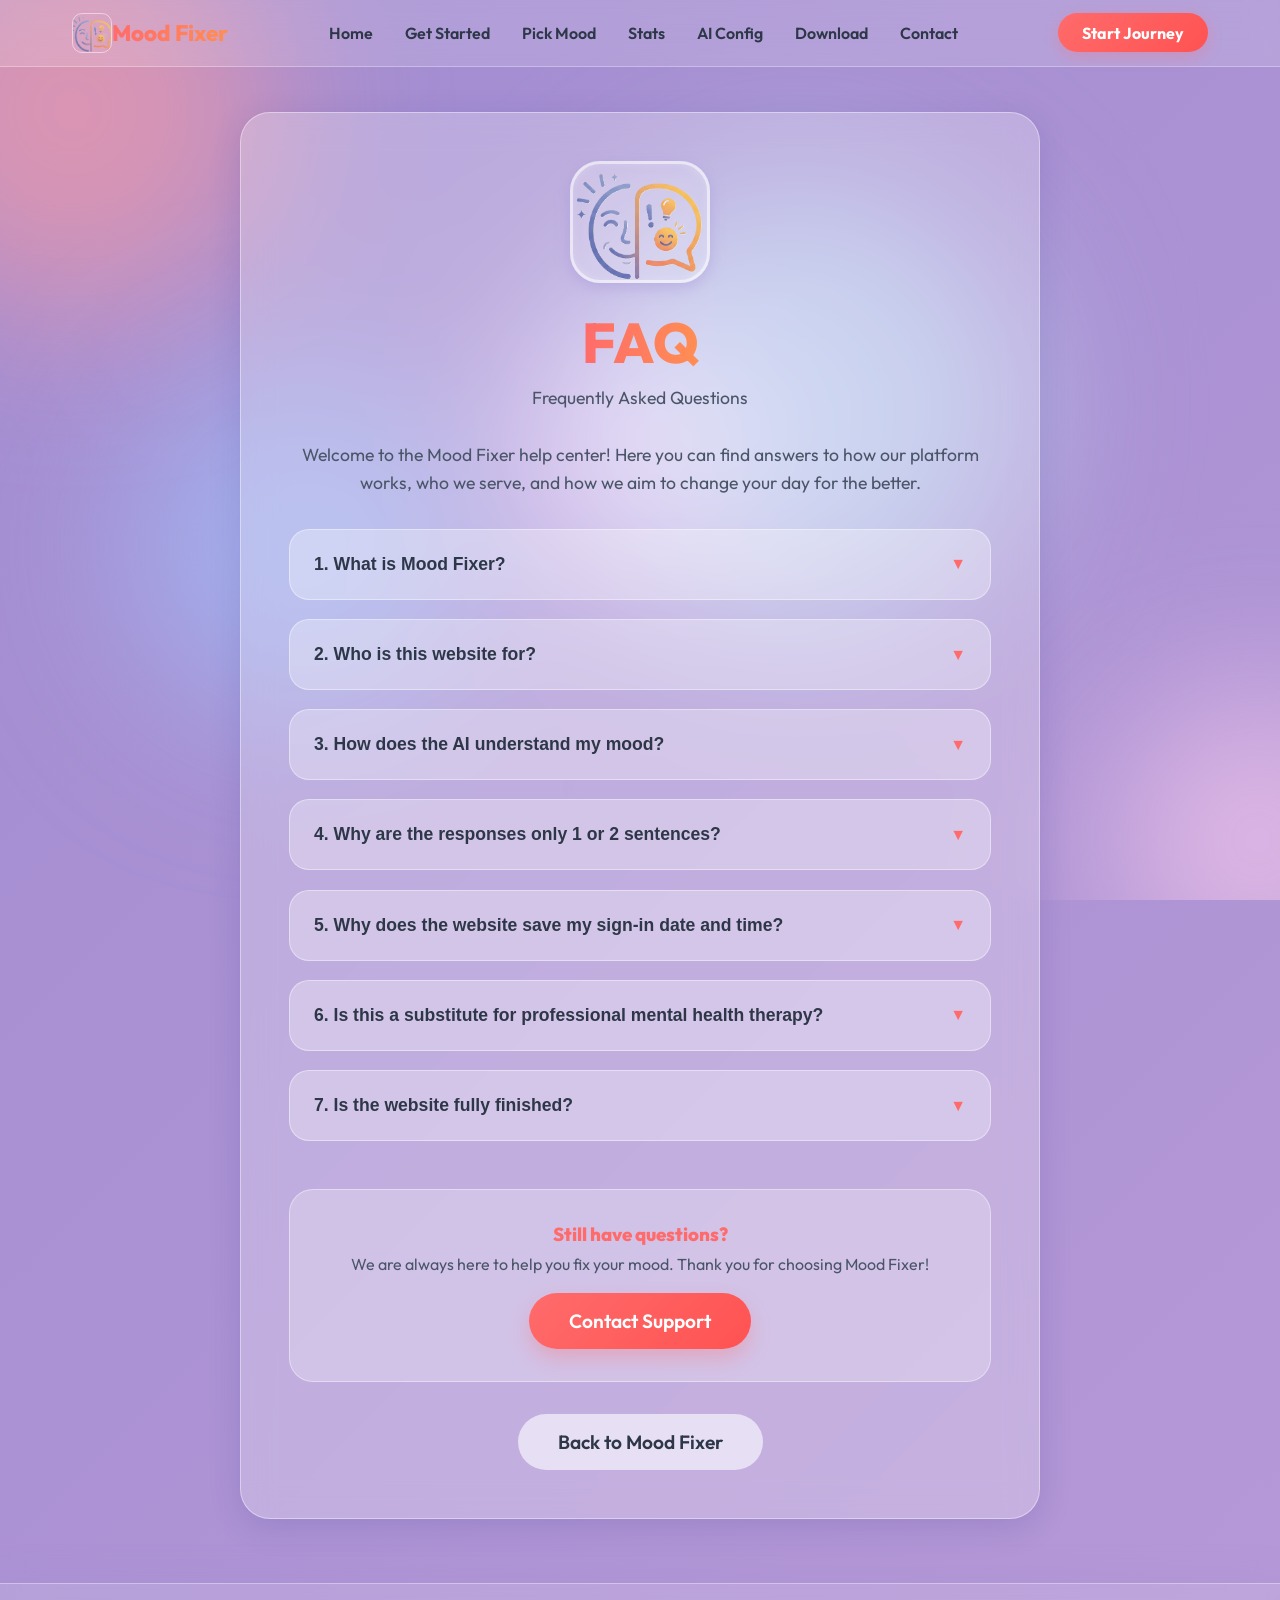
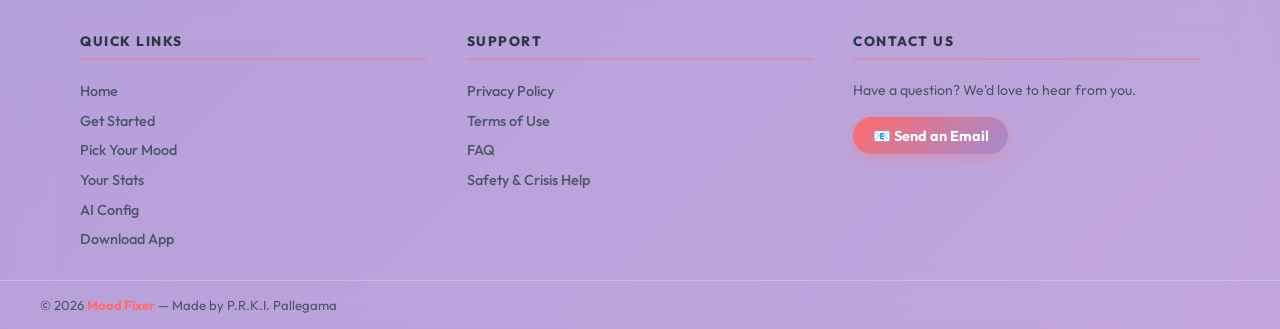
<file: faq.html>
<!DOCTYPE html>
<html lang="en">

<head>
    <meta charset="UTF-8">
    <meta name="viewport" content="width=device-width, initial-scale=1.0, viewport-fit=cover">

    <!-- Primary SEO Meta Tags -->
    <title>Frequently Asked Questions (FAQ) - Mood Fixer Help Center</title>
    <meta name="description" content="Find answers to frequently asked questions about Mood Fixer. Learn how our AI detects moods, why responses are kept short, and how history is tracked.">
    <meta name="keywords" content="mood fixer faq, positivity app questions, mental wellness questions, ai mood app support, help center, wellness faq, PRKI Pallegama">
    <meta name="author" content="P.R.K.I. Pallegama">
    <meta name="google-adsense-account" content="ca-pub-7833322646803859">
    <meta name="robots" content="index, follow, max-image-preview:large, max-snippet:-1, max-video-preview:-1">
    <link rel="canonical" href="https://moodfixer.netlify.app/faq.html">
    <meta name="theme-color" content="#ff6b6b">

    <!-- Favicon & Mobile Touch Icons & PWA Manifest -->
    <link rel="icon" type="image/png" href="mood fix logo.png">
    <link rel="apple-touch-icon" href="mood fix logo.png">
    <link rel="manifest" href="manifest.json">
    <meta name="application-name" content="Mood Fixer">
    <meta name="apple-mobile-web-app-title" content="Mood Fixer">
    <meta name="apple-mobile-web-app-capable" content="yes">
    <meta name="apple-mobile-web-app-status-bar-style" content="default">

    <!-- Open Graph / Facebook -->
    <meta property="og:type" content="website">
    <meta property="og:url" content="https://moodfixer.netlify.app/faq.html">
    <meta property="og:title" content="Frequently Asked Questions (FAQ) - Mood Fixer Help Center">
    <meta property="og:description" content="Find answers to frequently asked questions about Mood Fixer. Learn how our AI detects moods, why responses are kept short, and how history is tracked.">
    <meta property="og:image" content="https://moodfixer.netlify.app/mood%20fix%20logo.png">
    <meta property="og:image:width" content="512">
    <meta property="og:image:height" content="512">
    <meta property="og:site_name" content="Mood Fixer">
    <meta property="og:locale" content="en_US">

    <!-- Twitter -->
    <meta name="twitter:card" content="summary_large_image">
    <meta name="twitter:url" content="https://moodfixer.netlify.app/faq.html">
    <meta name="twitter:title" content="Frequently Asked Questions (FAQ) - Mood Fixer Help Center">
    <meta name="twitter:description" content="Find answers to frequently asked questions about Mood Fixer. Learn how our AI detects moods, why responses are kept short, and how history is tracked.">
    <meta name="twitter:image" content="https://moodfixer.netlify.app/mood%20fix%20logo.png">

    <!-- JSON-LD Structured Data Schema.org (FAQPage for rich snippets in Google) -->
    <script type="application/ld+json">
    {
      "@context": "https://schema.org",
      "@type": "FAQPage",
      "mainEntity": [
        {
          "@type": "Question",
          "name": "What is Mood Fixer?",
          "acceptedAnswer": {
            "@type": "Answer",
            "text": "Mood Fixer is an AI-driven website designed to instantly shift your mindset. It delivers the exact words you need right when you need them — whether that's a fascinating fact, a powerful dose of motivation, or a well-timed joke — in just one or two sentences."
          }
        },
        {
          "@type": "Question",
          "name": "How does the AI understand my mood?",
          "acceptedAnswer": {
            "@type": "Answer",
            "text": "You can either click an emoji that represents how you feel or type a quick description. Our AI analyzes your input to detect your current state and then handpicks the perfect response to match your energy."
          }
        },
        {
          "@type": "Question",
          "name": "Is Mood Fixer a substitute for professional mental health therapy?",
          "acceptedAnswer": {
            "@type": "Answer",
            "text": "No. Mood Fixer is designed to bring joy, motivation, and a positive morale boost. It is purely for motivational and entertainment purposes, not professional medical or crisis counseling."
          }
        }
      ]
    }
    </script>
    <script type="application/ld+json">
    {
      "@context": "https://schema.org",
      "@type": "BreadcrumbList",
      "itemListElement": [
        { "@type": "ListItem", "position": 1, "name": "Home", "item": "https://moodfixer.netlify.app/index.html" },
        { "@type": "ListItem", "position": 2, "name": "FAQ", "item": "https://moodfixer.netlify.app/faq.html" }
      ]
    }
    </script>

    <!-- Stylesheets & Fonts -->
    <link rel="stylesheet" href="style.css">
    <link href="https://fonts.googleapis.com/css2?family=Outfit:wght@300;400;600;800&display=swap" rel="stylesheet">
</head>

<body>
    <!-- Top Navigation -->
    <nav class="top-nav">
        <div class="nav-container">
            <div class="nav-logo">
                <a href="index.html" style="text-decoration: none; display: flex; align-items: center; color: inherit;">
                    <img src="mood fix logo.png" alt="Mood Fixer Logo" class="nav-logo-img">
                    <span class="nav-brand">Mood Fixer</span>
                </a>
            </div>
            <ul class="nav-links">
                <li><a href="index.html">Home</a></li>
                <li><a href="index.html#step-identity">Get Started</a></li>
                <li><a href="index.html#step-mood">Pick Mood</a></li>
                <li><a href="tracking.html">Stats</a></li>
                <li><a href="ai.html">AI Config</a></li>
                <li><a href="download.html">Download</a></li>
                <li><a href="https://mail.google.com/mail/?view=cm&fs=1&to=moodfixer0@gmail.com"
                        target="_blank">Contact</a></li>
            </ul>
            <div class="nav-actions">
                <a href="index.html" style="text-decoration: none;" class="btn-nav-cta">Start Journey</a>
            </div>
            <!-- Mobile Menu Toggle -->
            <button class="nav-hamburger" id="nav-hamburger">
                <span></span>
                <span></span>
                <span></span>
            </button>
        </div>
    </nav>

    <!-- Mobile Navigation Overlay -->
    <div class="mobile-menu-overlay" id="mobile-menu">
        <button class="mobile-menu-close" id="mobile-menu-close" aria-label="Close menu">✕</button>
        <ul class="mobile-menu-links">
            <li><a href="index.html" class="mob-link">Home</a></li>
            <li><a href="index.html#step-identity" class="mob-link">Get Started</a></li>
            <li><a href="index.html#step-mood" class="mob-link">Pick Mood</a></li>
            <li><a href="tracking.html" class="mob-link">Stats</a></li>
            <li><a href="ai.html" class="mob-link">AI Config</a></li>
            <li><a href="download.html" class="mob-link">Download App</a></li>
            <li><a href="safety.html" class="mob-link">Safety Help</a></li>
            <li><a href="faq.html" class="mob-link">FAQ</a></li>
            <li><a href="https://mail.google.com/mail/?view=cm&fs=1&to=moodfixer0@gmail.com" target="_blank">Contact</a>
            </li>
        </ul>
    </div>

    <!-- Emotional Background Animation -->
    <div class="bg-orbs">
        <div class="orb orb-1"></div>
        <div class="orb orb-2"></div>
        <div class="orb orb-3"></div>
        <div class="orb orb-4"></div>
        <div class="orb orb-5"></div>
    </div>

    <div id="app">
        <main id="main-content" style="padding-top: 7rem; padding-bottom: 4rem;">
            <div class="glass-container" style="max-width: 800px; margin: 0 auto; width: 95%;">
                <header class="main-header" style="margin-bottom: 2rem;">
                    <img src="mood fix logo.png" alt="Mood Fixer Logo" class="title-logo">
                    <div class="header-text">
                        <h1 class="gradient-text">FAQ</h1>
                        <p class="subtitle">Frequently Asked Questions</p>
                    </div>
                </header>

                <p class="subtitle"
                    style="font-size: 1.1rem; line-height: 1.6; margin-bottom: 2rem; color: var(--text-secondary); text-align: center;">
                    Welcome to the Mood Fixer help center! Here you can find answers to how our platform works, who we
                    serve, and how we aim to change your day for the better.
                </p>

                <!-- Accordion FAQ Container -->
                <div class="faq-accordion">

                    <div class="accordion-item">
                        <button class="accordion-header">
                            <h3 class="accordion-title">1. What is Mood Fixer?</h3>
                            <span class="accordion-icon">▼</span>
                        </button>
                        <div class="accordion-content">
                            <div class="accordion-body">
                                <p>Mood Fixer is an interactive, AI-driven website designed to instantly shift your
                                    mindset. our mission is to deliver the exact words
                                    you need right when you need them—whether that is a fascinating fact, a powerful
                                    dose of motivation, or a well-timed joke. We do not believe in boring walls of text
                                    or dull colors. We deliver high-energy, impactful results in just one or two
                                    sentences.</p>
                            </div>
                        </div>
                    </div>

                    <div class="accordion-item">
                        <button class="accordion-header">
                            <h3 class="accordion-title">2. Who is this website for?</h3>
                            <span class="accordion-icon">▼</span>
                        </button>
                        <div class="accordion-content">
                            <div class="accordion-body">
                                <p>Our platform is inclusive and open to absolutely everyone. We cater to all
                                    individuals across the globe, including:</p>
                                <ul
                                    style="list-style: none; padding-left: 1rem; margin-top: 0.5rem; display: flex; flex-direction: column; gap: 0.5rem;">
                                    <li> Females</li>
                                    <li> Males</li>
                                    <li> Transgender individuals</li>
                                </ul>
                                <p style="margin-top: 0.8rem;">No matter who you are, your emotional well-being matters
                                    to us.</p>
                            </div>
                        </div>
                    </div>

                    <div class="accordion-item">
                        <button class="accordion-header">
                            <h3 class="accordion-title">3. How does the AI understand my mood?</h3>
                            <span class="accordion-icon">▼</span>
                        </button>
                        <div class="accordion-content">
                            <div class="accordion-body">
                                <p>We make it incredibly easy for you to share your feelings. When you visit the site,
                                    you can either click an emoji that represents how you feel right now or type a quick
                                    description of what is on your mind.</p>
                                <p style="margin-top: 0.8rem;">Our built-in AI analyzes your input to instantly detect
                                    your current state—whether you are sad, happy, just waking up, getting ready for
                                    sleep, or simply having a normal day. It then handpicks the perfect response to
                                    match your energy.</p>
                            </div>
                        </div>
                    </div>

                    <div class="accordion-item">
                        <button class="accordion-header">
                            <h3 class="accordion-title">4. Why are the responses only 1 or 2 sentences?</h3>
                            <span class="accordion-icon">▼</span>
                        </button>
                        <div class="accordion-content">
                            <div class="accordion-body">
                                <p>We believe that a single phrase can change a person's life, day, week, or even year.
                                    Long paragraphs can be boring and tiresome to read. By keeping our results to a
                                    maximum of two sentences, we ensure that the message is powerful, memorable, and
                                    gives you an instant boost of morale before you leave our site.</p>
                            </div>
                        </div>
                    </div>

                    <div class="accordion-item">
                        <button class="accordion-header">
                            <h3 class="accordion-title">5. Why does the website save my sign-in date and time?</h3>
                            <span class="accordion-icon">▼</span>
                        </button>
                        <div class="accordion-content">
                            <div class="accordion-body">
                                <p>Mood Fixer features an active calendar and clock system. We save your sign-in date
                                    and time so you can track your journey with us. This system is also designed to
                                    encourage you to return for your second day, helping you build a daily habit of
                                    checking in on your happiness.</p>
                            </div>
                        </div>
                    </div>

                    <div class="accordion-item">
                        <button class="accordion-header">
                            <h3 class="accordion-title">6. Is this a substitute for professional mental health therapy?
                            </h3>
                            <span class="accordion-icon">▼</span>
                        </button>
                        <div class="accordion-content">
                            <div class="accordion-body">
                                <p><strong>No.</strong> While Mood Fixer is designed to bring joy, motivation, and a
                                    positive morale boost, it is purely for motivational and entertainment purposes.
                                    Mood Fixer and its creator, P.R.K.I. Pallegama, do not provide professional medical
                                    or crisis counseling, and are not legally responsible for personal actions or
                                    emergencies. If you are going through a severe crisis, please reach out to a
                                    professional healthcare provider immediately.</p>
                            </div>
                        </div>
                    </div>

                    <div class="accordion-item">
                        <button class="accordion-header">
                            <h3 class="accordion-title">7. Is the website fully finished?</h3>
                            <span class="accordion-icon">▼</span>
                        </button>
                        <div class="accordion-content">
                            <div class="accordion-body">
                                <p>Not at all! This is just the beginning. We are highly committed to the future of Mood
                                    Fixer. We hope to launch exciting future updates soon, including advanced AI
                                    features, more content categories, and new interactive tools to make your experience
                                    even better.</p>
                            </div>
                        </div>
                    </div>

                </div>

                <div
                    style="margin-top: 3rem; padding: 2rem; background: rgba(255, 255, 255, 0.25); border-radius: 24px; text-align: center; border: 1px solid var(--glass-border);">
                    <h3 style="color: var(--accent); margin-bottom: 0.5rem; font-weight: 800;">Still have questions?
                    </h3>
                    <p style="color: var(--text-secondary); margin-bottom: 1.2rem;">We are always here to help you fix
                        your mood. Thank you for choosing Mood Fixer!</p>
                    <a href="https://mail.google.com/mail/?view=cm&fs=1&to=moodfixer0@gmail.com" target="_blank"
                        class="btn-primary" style="display: inline-block; text-decoration: none;">Contact Support</a>
                </div>

                <a href="index.html" class="btn-secondary"
                    style="margin-top: 2rem; display: inline-block; text-decoration: none;">Back to Mood Fixer</a>
            </div>
        </main>
    </div>

    <footer class="bottom-footer">
        <div class="footer-sections" style="grid-template-columns: repeat(auto-fit, minmax(200px, 1fr));">
            <div class="footer-section">
                <h4 class="footer-section-title">Quick Links</h4>
                <ul class="footer-nav-list">
                    <li><a href="index.html" class="footer-link"> Home</a></li>
                    <li><a href="index.html#step-identity" class="footer-link"> Get Started</a></li>
                    <li><a href="index.html#step-mood" class="footer-link"> Pick Your Mood</a></li>
                    <li><a href="tracking.html" class="footer-link"> Your Stats</a></li>
                    <li><a href="ai.html" class="footer-link"> AI Config</a></li>
                    <li><a href="download.html" class="footer-link"> Download App</a></li>
                </ul>
            </div>

            <div class="footer-section">
                <h4 class="footer-section-title">Support</h4>
                <ul class="footer-nav-list">
                    <li><a href="privacy.html" class="footer-link"> Privacy Policy</a></li>
                    <li><a href="terms.html" class="footer-link"> Terms of Use</a></li>
                    <li><a href="faq.html" class="footer-link"> FAQ</a></li>
                    <li><a href="safety.html" class="footer-link"> Safety &amp; Crisis Help</a></li>
                </ul>
            </div>

            <div class="footer-section">
                <h4 class="footer-section-title">Contact Us</h4>
                <p class="footer-contact-text">Have a question? We'd love to hear from you.</p>
                <a href="https://mail.google.com/mail/?view=cm&fs=1&to=moodfixer0@gmail.com" target="_blank"
                    class="footer-email-btn">📧 Send an Email</a>
            </div>
        </div>

        <div class="footer-copyright-strip">
            <span>&copy; 2026 <strong>Mood Fixer</strong> &mdash; Made by P.R.K.I. Pallegama</span>
        </div>
    </footer>

    <script>
        document.addEventListener('DOMContentLoaded', () => {
            const container = document.querySelector('.glass-container');
            if (container) {
                container.classList.add('reveal-visible');
            }

            // Mobile Hamburger Menu Toggle
            const hamburgerBtn = document.getElementById('nav-hamburger');
            const mobileMenu = document.getElementById('mobile-menu');
            if (hamburgerBtn && mobileMenu) {
                hamburgerBtn.addEventListener('click', () => {
                    hamburgerBtn.classList.toggle('active');
                    mobileMenu.classList.toggle('active');
                });

                const mobLinks = mobileMenu.querySelectorAll('.mob-link');
                mobLinks.forEach(link => {
                    link.addEventListener('click', () => {
                        hamburgerBtn.classList.remove('active');
                        mobileMenu.classList.remove('active');
                    });
                });

                // Close button (✕)
                const mobileCloseBtn = document.getElementById('mobile-menu-close');
                if (mobileCloseBtn) {
                    mobileCloseBtn.addEventListener('click', () => {
                        hamburgerBtn.classList.remove('active');
                        mobileMenu.classList.remove('active');
                    });
                }
            }

            // Accordion Toggle
            const headers = document.querySelectorAll('.accordion-header');
            headers.forEach(header => {
                header.addEventListener('click', () => {
                    const item = header.closest('.accordion-item');
                    const content = item.querySelector('.accordion-content');
                    const isActive = item.classList.contains('active');

                    // Close all other accordion items
                    document.querySelectorAll('.accordion-item').forEach(otherItem => {
                        if (otherItem !== item) {
                            otherItem.classList.remove('active');
                            otherItem.querySelector('.accordion-content').style.maxHeight = null;
                        }
                    });

                    if (isActive) {
                        item.classList.remove('active');
                        content.style.maxHeight = null;
                    } else {
                        item.classList.add('active');
                        content.style.maxHeight = content.scrollHeight + 'px';
                    }
                });
            });
        });
    </script>
</body>

</html>
</file>
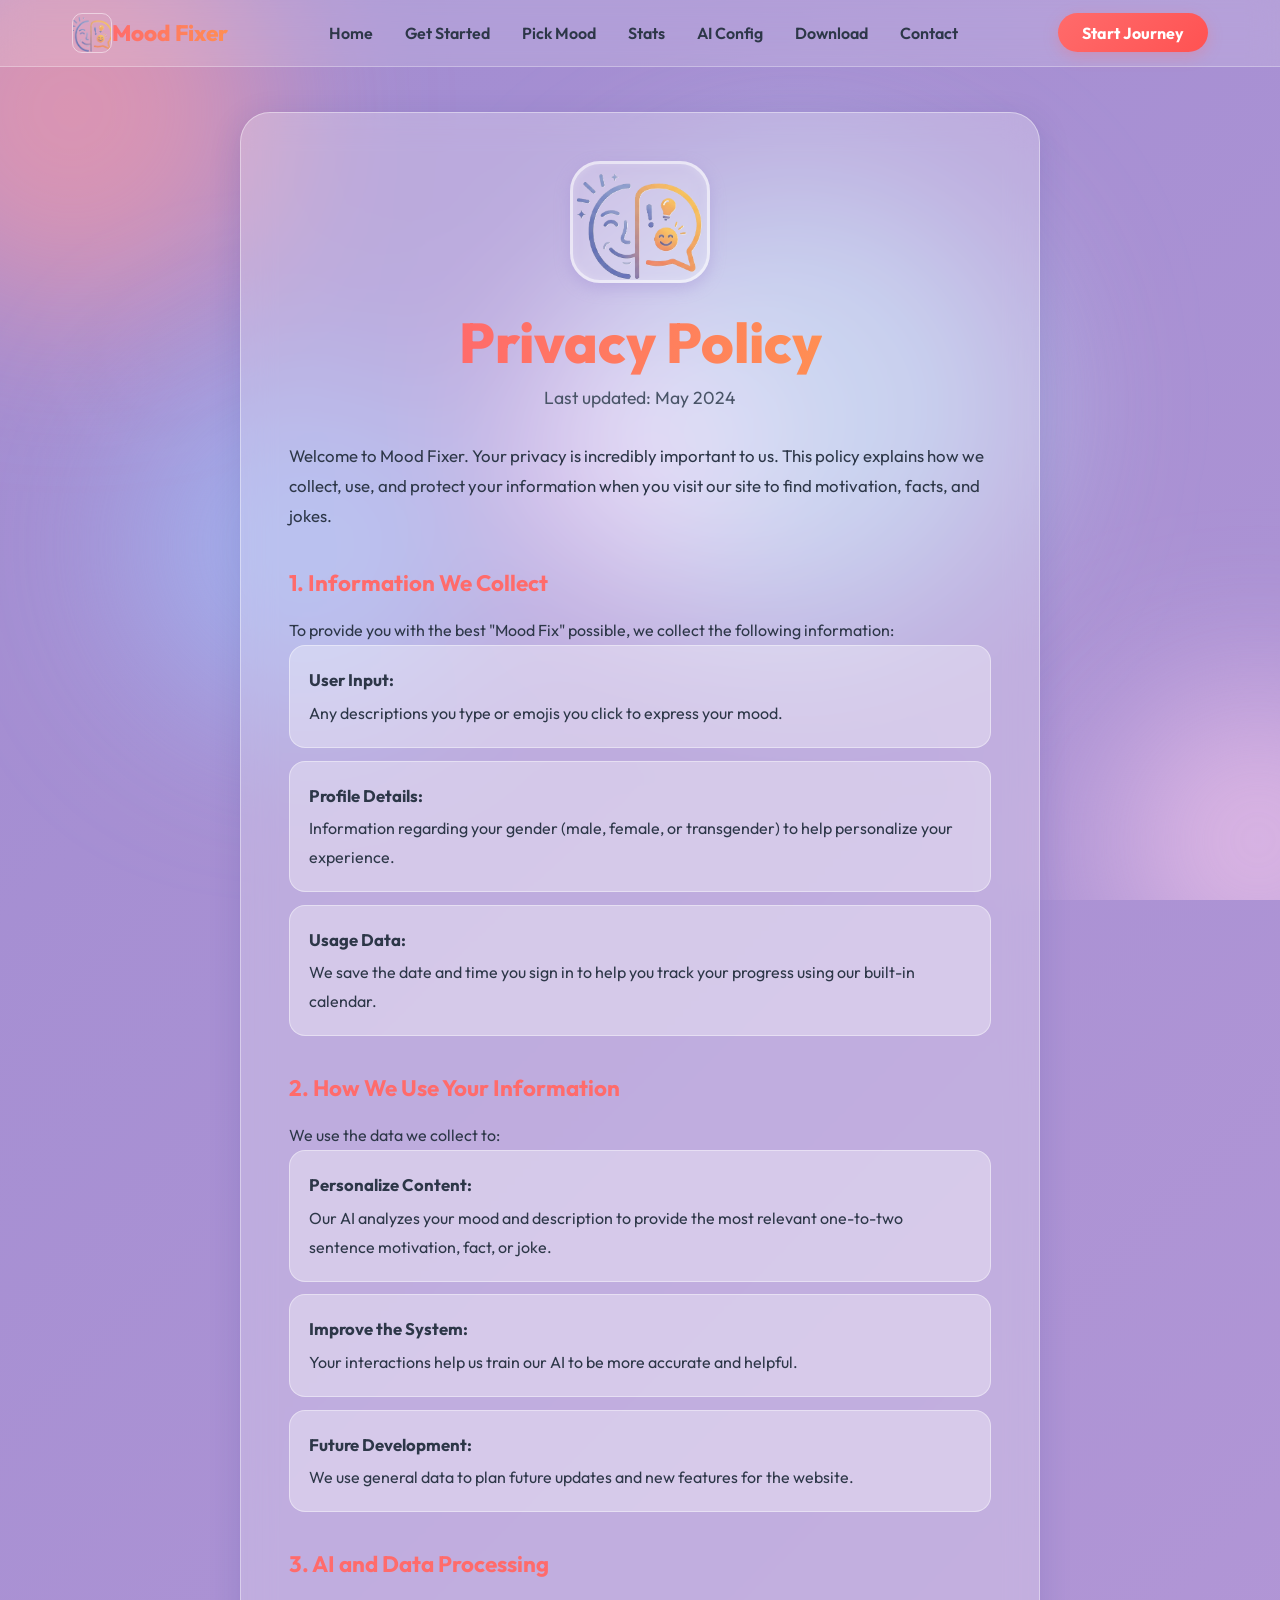
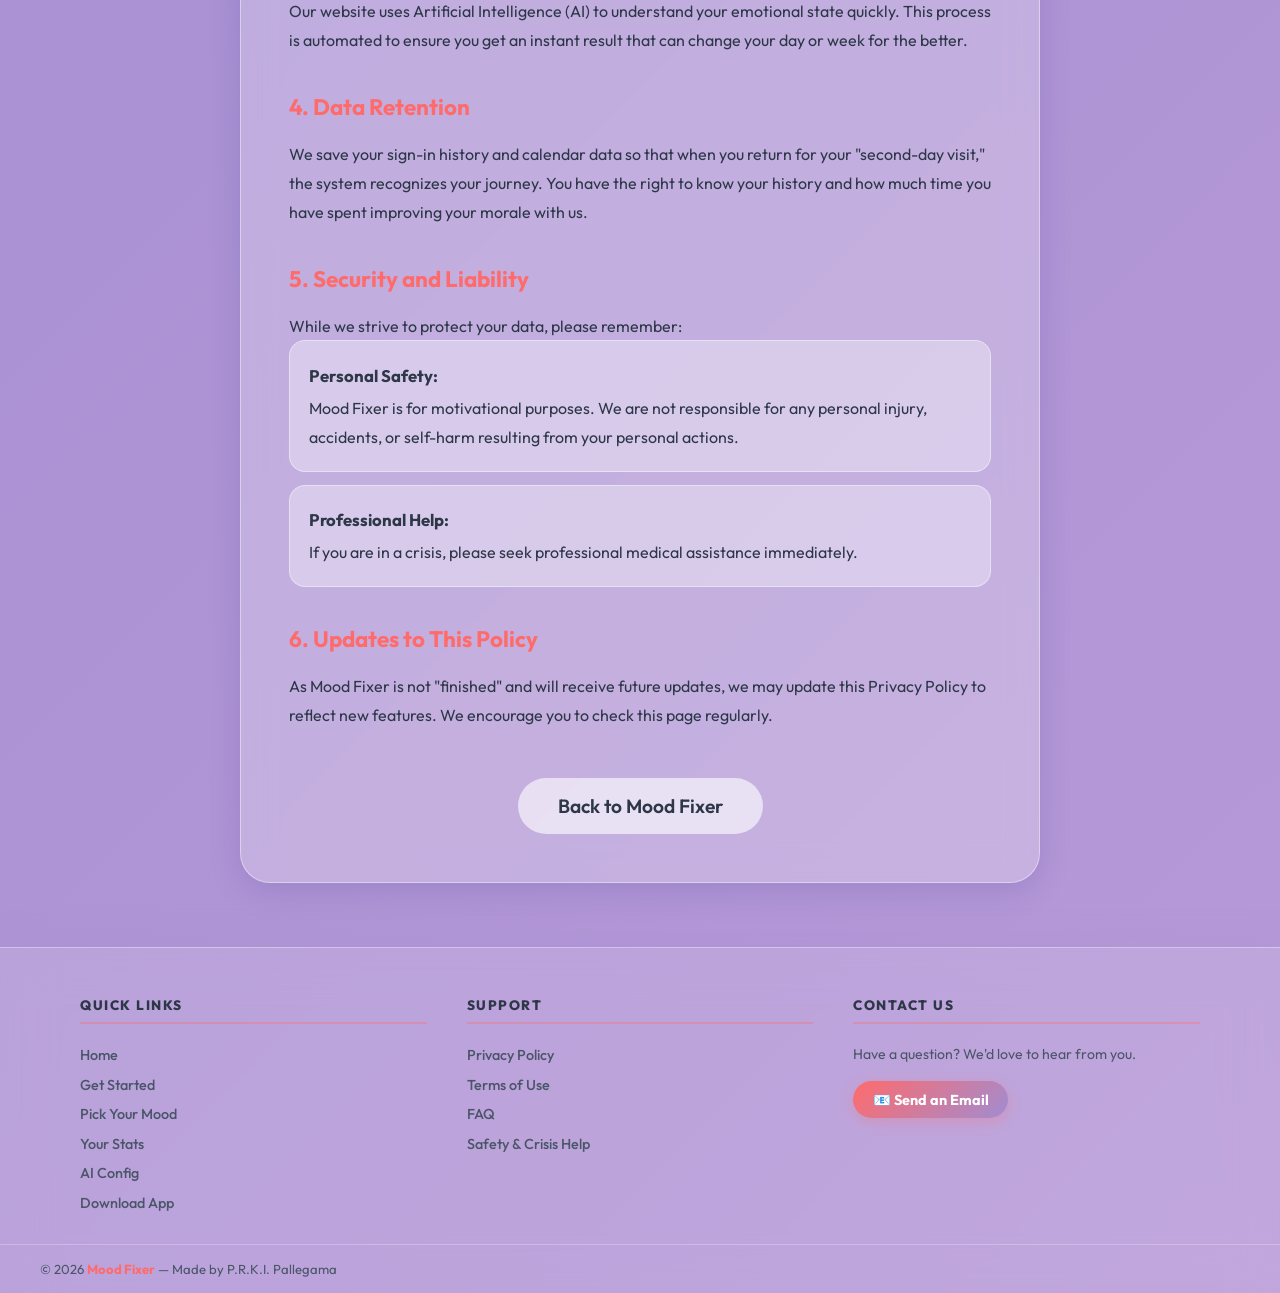
<file: privacy.html>
<!DOCTYPE html>
<html lang="en">

<head>
    <meta charset="UTF-8">
    <meta name="viewport" content="width=device-width, initial-scale=1.0, viewport-fit=cover">

    <!-- Primary SEO Meta Tags -->
    <title>Privacy Policy & Data Security - Mood Fixer</title>
    <meta name="description" content="Read the Mood Fixer Privacy Policy. Learn how your inputs, profile details, and calendar history are securely stored locally inside your browser.">
    <meta name="keywords" content="privacy policy, data security, mood fixer privacy, local storage privacy, browser data storage, no tracking policy, PRKI Pallegama">
    <meta name="author" content="P.R.K.I. Pallegama">
    <meta name="google-adsense-account" content="ca-pub-7833322646803859">
    <meta name="robots" content="index, follow, max-image-preview:large, max-snippet:-1, max-video-preview:-1">
    <link rel="canonical" href="https://moodfixer.netlify.app/privacy.html">
    <meta name="theme-color" content="#ff6b6b">

    <!-- Favicon & Mobile Touch Icons & PWA Manifest -->
    <link rel="icon" type="image/png" href="mood fix logo.png">
    <link rel="apple-touch-icon" href="mood fix logo.png">
    <link rel="manifest" href="manifest.json">
    <meta name="application-name" content="Mood Fixer">
    <meta name="apple-mobile-web-app-title" content="Mood Fixer">
    <meta name="apple-mobile-web-app-capable" content="yes">
    <meta name="apple-mobile-web-app-status-bar-style" content="default">

    <!-- Open Graph / Facebook -->
    <meta property="og:type" content="website">
    <meta property="og:url" content="https://moodfixer.netlify.app/privacy.html">
    <meta property="og:title" content="Privacy Policy & Data Security - Mood Fixer">
    <meta property="og:description" content="Read the Mood Fixer Privacy Policy. Learn how your inputs, profile details, and calendar history are securely stored locally inside your browser.">
    <meta property="og:image" content="https://moodfixer.netlify.app/mood%20fix%20logo.png">
    <meta property="og:image:width" content="512">
    <meta property="og:image:height" content="512">
    <meta property="og:site_name" content="Mood Fixer">
    <meta property="og:locale" content="en_US">

    <!-- Twitter -->
    <meta name="twitter:card" content="summary_large_image">
    <meta name="twitter:url" content="https://moodfixer.netlify.app/privacy.html">
    <meta name="twitter:title" content="Privacy Policy & Data Security - Mood Fixer">
    <meta name="twitter:description" content="Read the Mood Fixer Privacy Policy. Learn how your inputs, profile details, and calendar history are securely stored locally inside your browser.">
    <meta name="twitter:image" content="https://moodfixer.netlify.app/mood%20fix%20logo.png">

    <!-- JSON-LD Structured Data Schema.org (Gold Standard SEO) -->
    <script type="application/ld+json">
    {
      "@context": "https://schema.org",
      "@type": "WebPage",
      "name": "Privacy Policy - Mood Fixer",
      "description": "Mood Fixer Privacy Policy: your data stays in your browser. No data is sold or shared with third parties.",
      "url": "https://moodfixer.netlify.app/privacy.html",
      "isPartOf": {
        "@type": "WebSite",
        "name": "Mood Fixer",
        "url": "https://moodfixer.netlify.app/index.html"
      },
      "breadcrumb": {
        "@type": "BreadcrumbList",
        "itemListElement": [
          { "@type": "ListItem", "position": 1, "name": "Home", "item": "https://moodfixer.netlify.app/index.html" },
          { "@type": "ListItem", "position": 2, "name": "Privacy Policy", "item": "https://moodfixer.netlify.app/privacy.html" }
        ]
      }
    }
    </script>

    <!-- Stylesheets & Fonts -->
    <link rel="stylesheet" href="style.css">
    <link href="https://fonts.googleapis.com/css2?family=Outfit:wght@300;400;600;800&display=swap" rel="stylesheet">
</head>

<body>
    <!-- Top Navigation -->
    <nav class="top-nav">
        <div class="nav-container">
            <div class="nav-logo">
                <a href="index.html" style="text-decoration: none; display: flex; align-items: center; color: inherit;">
                    <img src="mood fix logo.png" alt="Mood Fixer Logo" class="nav-logo-img">
                    <span class="nav-brand">Mood Fixer</span>
                </a>
            </div>
            <ul class="nav-links">
                <li><a href="index.html">Home</a></li>
                <li><a href="index.html#step-identity">Get Started</a></li>
                <li><a href="index.html#step-mood">Pick Mood</a></li>
                <li><a href="tracking.html">Stats</a></li>
                <li><a href="ai.html">AI Config</a></li>
                <li><a href="download.html">Download</a></li>
                <li><a href="https://mail.google.com/mail/?view=cm&fs=1&to=moodfixer0@gmail.com"
                        target="_blank">Contact</a></li>
            </ul>
            <div class="nav-actions">
                <a href="index.html" style="text-decoration: none;" class="btn-nav-cta">Start Journey</a>
            </div>
            <!-- Mobile Menu Toggle -->
            <button class="nav-hamburger" id="nav-hamburger">
                <span></span>
                <span></span>
                <span></span>
            </button>
        </div>
    </nav>

    <!-- Mobile Navigation Overlay -->
    <div class="mobile-menu-overlay" id="mobile-menu">
        <button class="mobile-menu-close" id="mobile-menu-close" aria-label="Close menu">✕</button>
        <ul class="mobile-menu-links">
            <li><a href="index.html" class="mob-link">Home</a></li>
            <li><a href="index.html#step-identity" class="mob-link">Get Started</a></li>
            <li><a href="index.html#step-mood" class="mob-link">Pick Mood</a></li>
            <li><a href="tracking.html" class="mob-link">Stats</a></li>
            <li><a href="ai.html" class="mob-link">AI Config</a></li>
            <li><a href="download.html" class="mob-link">Download App</a></li>
            <li><a href="safety.html" class="mob-link">Safety Help</a></li>
            <li><a href="faq.html" class="mob-link">FAQ</a></li>
            <li><a href="https://mail.google.com/mail/?view=cm&fs=1&to=moodfixer0@gmail.com" target="_blank">Contact</a>
            </li>
        </ul>
    </div>

    <!-- Emotional Background Animation -->
    <div class="bg-orbs">
        <div class="orb orb-1"></div>
        <div class="orb orb-2"></div>
        <div class="orb orb-3"></div>
        <div class="orb orb-4"></div>
        <div class="orb orb-5"></div>
    </div>

    <div id="app">
        <main id="main-content" style="padding-top: 7rem; padding-bottom: 4rem;">
            <div class="glass-container" style="max-width: 800px; margin: 0 auto; width: 95%;">
                <header class="main-header" style="margin-bottom: 2rem;">
                    <img src="mood fix logo.png" alt="Mood Fixer Logo" class="title-logo">
                    <div class="header-text">
                        <h1 class="gradient-text">Privacy Policy</h1>
                        <p class="subtitle">Last updated: May 2024</p>
                    </div>
                </header>

                <div class="privacy-content" style="text-align: left; line-height: 1.8; color: var(--text-primary);">
                    <p style="font-size: 1.05rem; margin-bottom: 1.5rem;">Welcome to Mood Fixer. Your privacy is
                        incredibly important to us. This policy explains how we
                        collect, use, and protect your information when you visit our site to find motivation, facts,
                        and jokes.</p>

                    <h2 style="color: var(--accent); margin-top: 2rem; font-size: 1.4rem; margin-bottom: 0.8rem;">1.
                        Information We Collect</h2>
                    <p>To provide you with the best "Mood Fix" possible, we collect the following information:</p>
                    <ul
                        style="list-style: none; padding-left: 0; margin-bottom: 1.5rem; display: flex; flex-direction: column; gap: 0.8rem;">
                        <li
                            style="background: rgba(255, 255, 255, 0.35); padding: 1.2rem; border-radius: 16px; border: 1px solid var(--glass-border);">
                            <strong
                                style="display: block; color: var(--text-primary); margin-bottom: 0.2rem; font-size: 1.05rem;">User
                                Input:</strong>
                            Any descriptions you type or emojis you click to express your mood.
                        </li>
                        <li
                            style="background: rgba(255, 255, 255, 0.35); padding: 1.2rem; border-radius: 16px; border: 1px solid var(--glass-border);">
                            <strong
                                style="display: block; color: var(--text-primary); margin-bottom: 0.2rem; font-size: 1.05rem;">Profile
                                Details:</strong>
                            Information regarding your gender (male, female, or transgender) to help personalize your
                            experience.
                        </li>
                        <li
                            style="background: rgba(255, 255, 255, 0.35); padding: 1.2rem; border-radius: 16px; border: 1px solid var(--glass-border);">
                            <strong
                                style="display: block; color: var(--text-primary); margin-bottom: 0.2rem; font-size: 1.05rem;">Usage
                                Data:</strong>
                            We save the date and time you sign in to help you track your progress using our built-in
                            calendar.
                        </li>
                    </ul>

                    <h2 style="color: var(--accent); margin-top: 2rem; font-size: 1.4rem; margin-bottom: 0.8rem;">2. How
                        We Use Your Information</h2>
                    <p>We use the data we collect to:</p>
                    <ul
                        style="list-style: none; padding-left: 0; margin-bottom: 1.5rem; display: flex; flex-direction: column; gap: 0.8rem;">
                        <li
                            style="background: rgba(255, 255, 255, 0.35); padding: 1.2rem; border-radius: 16px; border: 1px solid var(--glass-border);">
                            <strong
                                style="display: block; color: var(--text-primary); margin-bottom: 0.2rem; font-size: 1.05rem;">Personalize
                                Content:</strong>
                            Our AI analyzes your mood and description to provide the most relevant one-to-two sentence
                            motivation, fact, or joke.
                        </li>
                        <li
                            style="background: rgba(255, 255, 255, 0.35); padding: 1.2rem; border-radius: 16px; border: 1px solid var(--glass-border);">
                            <strong
                                style="display: block; color: var(--text-primary); margin-bottom: 0.2rem; font-size: 1.05rem;">Improve
                                the System:</strong>
                            Your interactions help us train our AI to be more accurate and helpful.
                        </li>
                        <li
                            style="background: rgba(255, 255, 255, 0.35); padding: 1.2rem; border-radius: 16px; border: 1px solid var(--glass-border);">
                            <strong
                                style="display: block; color: var(--text-primary); margin-bottom: 0.2rem; font-size: 1.05rem;">Future
                                Development:</strong>
                            We use general data to plan future updates and new features for the website.
                        </li>
                    </ul>

                    <h2 style="color: var(--accent); margin-top: 2rem; font-size: 1.4rem; margin-bottom: 0.8rem;">3. AI
                        and Data Processing</h2>
                    <p>Our website uses Artificial Intelligence (AI) to understand your emotional state quickly. This
                        process is automated to ensure you get an instant result that can change your day or week for
                        the better.</p>

                    <h2 style="color: var(--accent); margin-top: 2rem; font-size: 1.4rem; margin-bottom: 0.8rem;">4.
                        Data Retention</h2>
                    <p>We save your sign-in history and calendar data so that when you return for your "second-day
                        visit," the system recognizes your journey. You have the right to know your history and how much
                        time you have spent improving your morale with us.</p>

                    <h2 style="color: var(--accent); margin-top: 2rem; font-size: 1.4rem; margin-bottom: 0.8rem;">5.
                        Security and Liability</h2>
                    <p>While we strive to protect your data, please remember:</p>
                    <ul
                        style="list-style: none; padding-left: 0; margin-bottom: 1.5rem; display: flex; flex-direction: column; gap: 0.8rem;">
                        <li
                            style="background: rgba(255, 255, 255, 0.35); padding: 1.2rem; border-radius: 16px; border: 1px solid var(--glass-border);">
                            <strong
                                style="display: block; color: var(--text-primary); margin-bottom: 0.2rem; font-size: 1.05rem;">Personal
                                Safety:</strong>
                            Mood Fixer is for motivational purposes. We are not responsible for any personal injury,
                            accidents, or self-harm resulting from your personal actions.
                        </li>
                        <li
                            style="background: rgba(255, 255, 255, 0.35); padding: 1.2rem; border-radius: 16px; border: 1px solid var(--glass-border);">
                            <strong
                                style="display: block; color: var(--text-primary); margin-bottom: 0.2rem; font-size: 1.05rem;">Professional
                                Help:</strong>
                            If you are in a crisis, please seek professional medical assistance immediately.
                        </li>
                    </ul>

                    <h2 style="color: var(--accent); margin-top: 2rem; font-size: 1.4rem; margin-bottom: 0.8rem;">6.
                        Updates to This Policy</h2>
                    <p>As Mood Fixer is not "finished" and will receive future updates, we may update this Privacy
                        Policy to reflect new features. We encourage you to check this page regularly.</p>
                </div>

                <a href="index.html" class="btn-secondary"
                    style="margin-top: 3rem; display: inline-block; text-decoration: none;">Back to Mood Fixer</a>
            </div>
        </main>
    </div>

    <footer class="bottom-footer">
        <div class="footer-sections" style="grid-template-columns: repeat(auto-fit, minmax(200px, 1fr));">
            <div class="footer-section">
                <h4 class="footer-section-title">Quick Links</h4>
                <ul class="footer-nav-list">
                    <li><a href="index.html" class="footer-link"> Home</a></li>
                    <li><a href="index.html#step-identity" class="footer-link"> Get Started</a></li>
                    <li><a href="index.html#step-mood" class="footer-link"> Pick Your Mood</a></li>
                    <li><a href="tracking.html" class="footer-link"> Your Stats</a></li>
                    <li><a href="ai.html" class="footer-link"> AI Config</a></li>
                    <li><a href="download.html" class="footer-link"> Download App</a></li>
                </ul>
            </div>

            <div class="footer-section">
                <h4 class="footer-section-title">Support</h4>
                <ul class="footer-nav-list">
                    <li><a href="privacy.html" class="footer-link"> Privacy Policy</a></li>
                    <li><a href="terms.html" class="footer-link"> Terms of Use</a></li>
                    <li><a href="faq.html" class="footer-link"> FAQ</a></li>
                    <li><a href="safety.html" class="footer-link"> Safety & Crisis Help</a></li>
                </ul>
            </div>

            <div class="footer-section">
                <h4 class="footer-section-title">Contact Us</h4>
                <p class="footer-contact-text">Have a question? We'd love to hear from you.</p>
                <a href="https://mail.google.com/mail/?view=cm&fs=1&to=moodfixer0@gmail.com" target="_blank"
                    class="footer-email-btn">📧 Send an Email</a>
            </div>
        </div>

        <div class="footer-copyright-strip">
            <span>&copy; 2026 <strong>Mood Fixer</strong> &mdash; Made by P.R.K.I. Pallegama</span>
        </div>
    </footer>

    <script>
        document.addEventListener('DOMContentLoaded', () => {
            const container = document.querySelector('.glass-container');
            if (container) {
                container.classList.add('reveal-visible');
            }

            // Mobile Hamburger Menu Toggle
            const hamburgerBtn = document.getElementById('nav-hamburger');
            const mobileMenu = document.getElementById('mobile-menu');
            if (hamburgerBtn && mobileMenu) {
                hamburgerBtn.addEventListener('click', () => {
                    hamburgerBtn.classList.toggle('active');
                    mobileMenu.classList.toggle('active');
                });

                const mobLinks = mobileMenu.querySelectorAll('.mob-link');
                mobLinks.forEach(link => {
                    link.addEventListener('click', () => {
                        hamburgerBtn.classList.remove('active');
                        mobileMenu.classList.remove('active');
                    });
                });

                // Close button (✕)
                const mobileCloseBtn = document.getElementById('mobile-menu-close');
                if (mobileCloseBtn) {
                    mobileCloseBtn.addEventListener('click', () => {
                        hamburgerBtn.classList.remove('active');
                        mobileMenu.classList.remove('active');
                    });
                }
            }
        });
    </script>
</body>

</html>
</file>
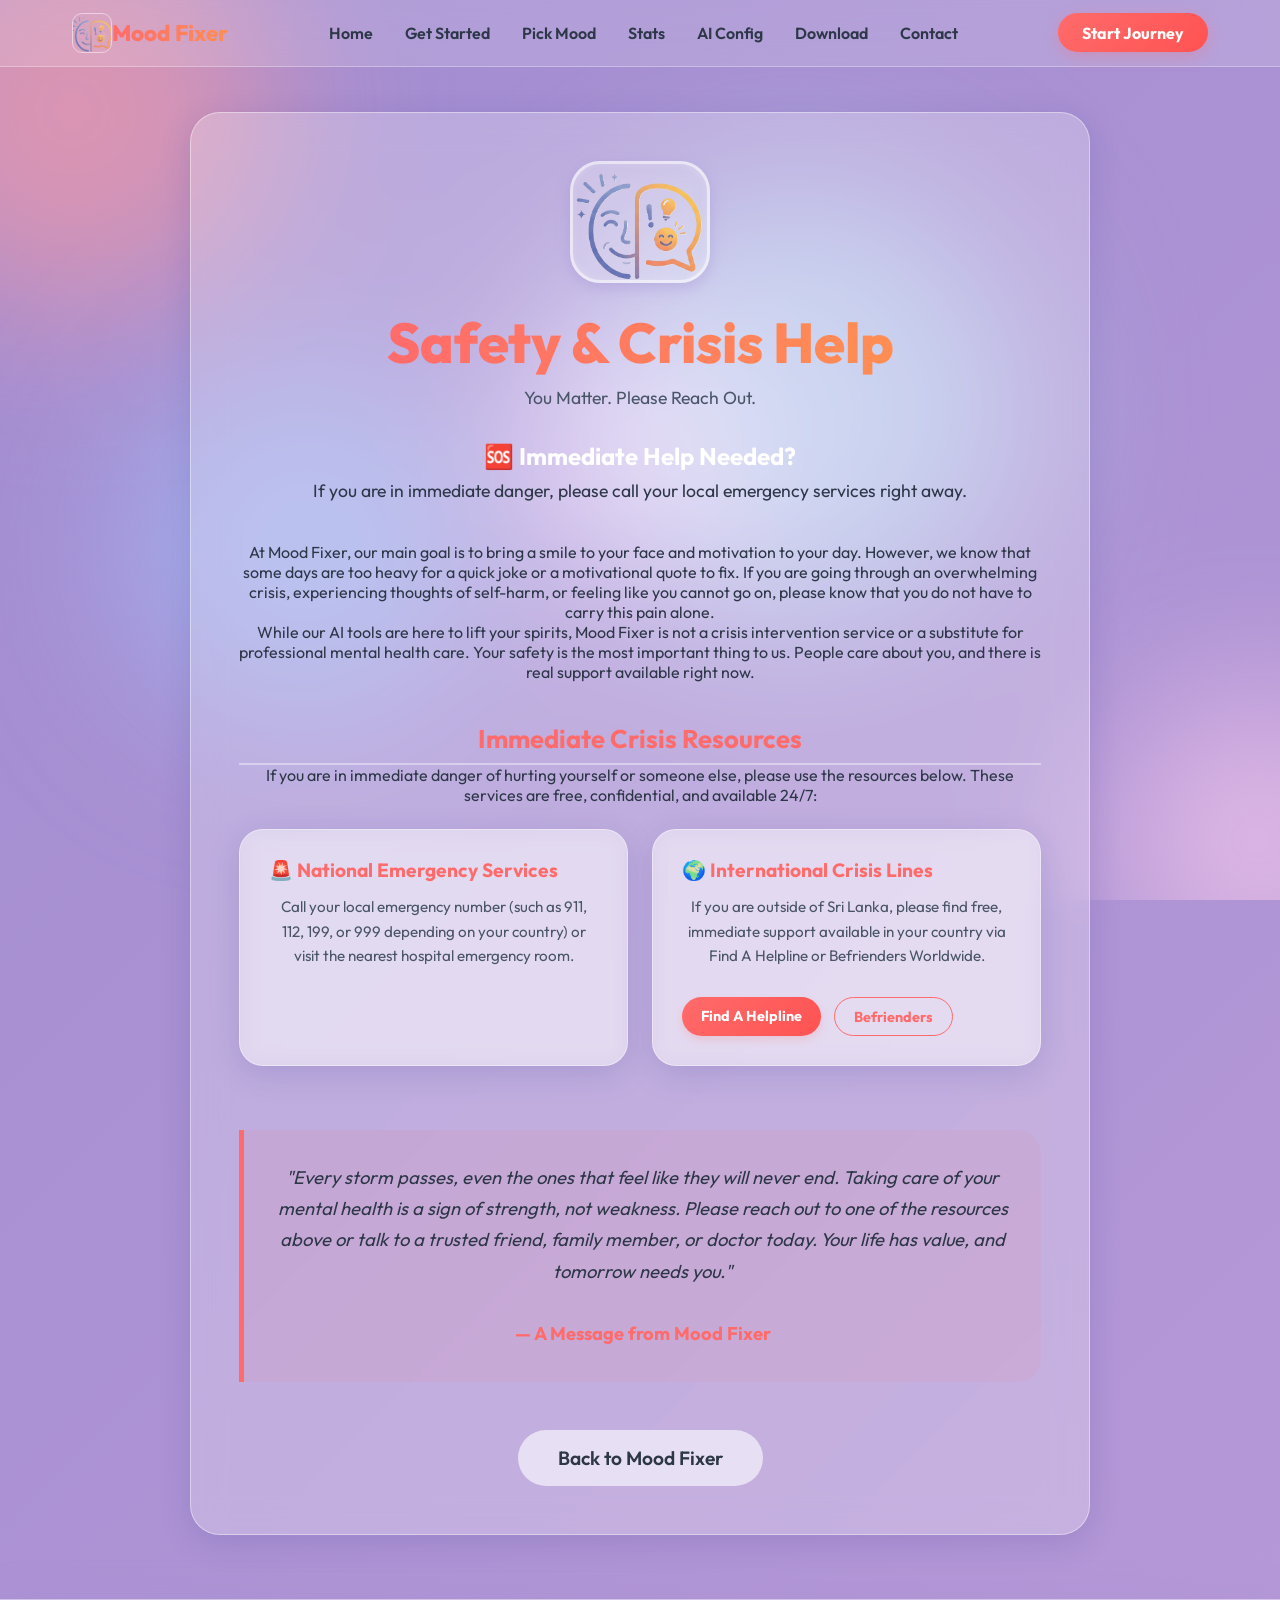
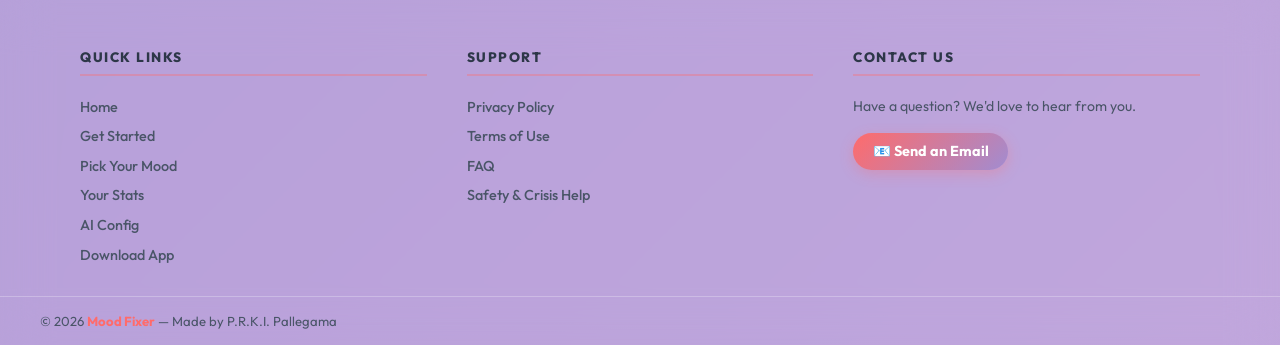
<file: safety.html>
<!DOCTYPE html>
<html lang="en">

<head>
    <meta charset="UTF-8">
    <meta name="viewport" content="width=device-width, initial-scale=1.0, viewport-fit=cover">

    <!-- Primary SEO Meta Tags -->
    <title>Safety & Crisis Support Helplines - Mood Fixer</title>
    <meta name="description" content="You are not alone. If you are in crisis, find immediate, free, and confidential 24/7 crisis resources and international helplines on Mood Fixer.">
    <meta name="keywords" content="crisis resources, mental health support, crisis lines, suicide prevention help, emotional support numbers, international helplines, find a helpline, PRKI Pallegama">
    <meta name="author" content="P.R.K.I. Pallegama">
    <meta name="google-adsense-account" content="ca-pub-7833322646803859">
    <meta name="robots" content="index, follow, max-image-preview:large, max-snippet:-1, max-video-preview:-1">
    <link rel="canonical" href="https://moodfixer.netlify.app/safety.html">
    <meta name="theme-color" content="#ff6b6b">

    <!-- Favicon & Mobile Touch Icons & PWA Manifest -->
    <link rel="icon" type="image/png" href="mood fix logo.png">
    <link rel="apple-touch-icon" href="mood fix logo.png">
    <link rel="manifest" href="manifest.json">
    <meta name="application-name" content="Mood Fixer">
    <meta name="apple-mobile-web-app-title" content="Mood Fixer">
    <meta name="apple-mobile-web-app-capable" content="yes">
    <meta name="apple-mobile-web-app-status-bar-style" content="default">

    <!-- Open Graph / Facebook -->
    <meta property="og:type" content="website">
    <meta property="og:url" content="https://moodfixer.netlify.app/safety.html">
    <meta property="og:title" content="Safety & Crisis Support Helplines - Mood Fixer">
    <meta property="og:description" content="You are not alone. If you are in crisis, find immediate, free, and confidential 24/7 crisis resources and international helplines on Mood Fixer.">
    <meta property="og:image" content="https://moodfixer.netlify.app/mood%20fix%20logo.png">
    <meta property="og:image:width" content="512">
    <meta property="og:image:height" content="512">
    <meta property="og:site_name" content="Mood Fixer">
    <meta property="og:locale" content="en_US">

    <!-- Twitter -->
    <meta name="twitter:card" content="summary_large_image">
    <meta name="twitter:url" content="https://moodfixer.netlify.app/safety.html">
    <meta name="twitter:title" content="Safety & Crisis Support Helplines - Mood Fixer">
    <meta name="twitter:description" content="You are not alone. If you are in crisis, find immediate, free, and confidential 24/7 crisis resources and international helplines on Mood Fixer.">
    <meta name="twitter:image" content="https://moodfixer.netlify.app/mood%20fix%20logo.png">

    <!-- JSON-LD Structured Data Schema.org (Gold Standard SEO) -->
    <script type="application/ld+json">
    {
      "@context": "https://schema.org",
      "@type": "WebPage",
      "name": "Safety & Crisis Help - Mood Fixer",
      "description": "Find free, confidential 24/7 crisis resources and international mental health helplines. You are not alone.",
      "url": "https://moodfixer.netlify.app/safety.html",
      "isPartOf": {
        "@type": "WebSite",
        "name": "Mood Fixer",
        "url": "https://moodfixer.netlify.app/index.html"
      },
      "breadcrumb": {
        "@type": "BreadcrumbList",
        "itemListElement": [
          { "@type": "ListItem", "position": 1, "name": "Home", "item": "https://moodfixer.netlify.app/index.html" },
          { "@type": "ListItem", "position": 2, "name": "Safety & Crisis Help", "item": "https://moodfixer.netlify.app/safety.html" }
        ]
      }
    }
    </script>

    <!-- Stylesheets & Fonts -->
    <link rel="stylesheet" href="style.css">
    <link href="https://fonts.googleapis.com/css2?family=Outfit:wght@300;400;600;800&display=swap" rel="stylesheet">
</head>

<body>
    <!-- Top Navigation -->
    <nav class="top-nav">
        <div class="nav-container">
            <div class="nav-logo">
                <a href="index.html" style="text-decoration: none; display: flex; align-items: center; color: inherit;">
                    <img src="mood fix logo.png" alt="Mood Fixer Logo" class="nav-logo-img">
                    <span class="nav-brand">Mood Fixer</span>
                </a>
            </div>
            <ul class="nav-links">
                <li><a href="index.html">Home</a></li>
                <li><a href="index.html#step-identity">Get Started</a></li>
                <li><a href="index.html#step-mood">Pick Mood</a></li>
                <li><a href="tracking.html">Stats</a></li>
                <li><a href="ai.html">AI Config</a></li>
                <li><a href="download.html">Download</a></li>
                <li><a href="https://mail.google.com/mail/?view=cm&fs=1&to=moodfixer0@gmail.com"
                        target="_blank">Contact</a></li>
            </ul>
            <div class="nav-actions">
                <a href="index.html" style="text-decoration: none;" class="btn-nav-cta">Start Journey</a>
            </div>
            <!-- Mobile Menu Toggle -->
            <button class="nav-hamburger" id="nav-hamburger">
                <span></span>
                <span></span>
                <span></span>
            </button>
        </div>
    </nav>

    <!-- Mobile Navigation Overlay -->
    <div class="mobile-menu-overlay" id="mobile-menu">
        <button class="mobile-menu-close" id="mobile-menu-close" aria-label="Close menu">✕</button>
        <ul class="mobile-menu-links">
            <li><a href="index.html" class="mob-link">Home</a></li>
            <li><a href="index.html#step-identity" class="mob-link">Get Started</a></li>
            <li><a href="index.html#step-mood" class="mob-link">Pick Mood</a></li>
            <li><a href="tracking.html" class="mob-link">Stats</a></li>
            <li><a href="ai.html" class="mob-link">AI Config</a></li>
            <li><a href="download.html" class="mob-link">Download App</a></li>
            <li><a href="safety.html" class="mob-link">Safety Help</a></li>
            <li><a href="faq.html" class="mob-link">FAQ</a></li>
            <li><a href="https://mail.google.com/mail/?view=cm&fs=1&to=moodfixer0@gmail.com" target="_blank">Contact</a>
            </li>
        </ul>
    </div>

    <!-- Emotional Background Animation -->
    <div class="bg-orbs">
        <div class="orb orb-1"></div>
        <div class="orb orb-2"></div>
        <div class="orb orb-3"></div>
        <div class="orb orb-4"></div>
        <div class="orb orb-5"></div>
    </div>

    <div id="app">
        <main id="main-content" style="padding-top: 7rem; padding-bottom: 4rem;">
            <div class="glass-container" style="max-width: 900px; margin: 0 auto; width: 95%;">
                <header class="main-header">
                    <img src="mood fix logo.png" alt="Mood Fixer Logo" class="title-logo">
                    <div class="header-text">
                        <h1 class="gradient-text">Safety & Crisis Help</h1>
                        <p class="subtitle">You Matter. Please Reach Out.</p>
                    </div>
                </header>

                <div class="safety-content">
                    <div class="emergency-banner pulse-alert">
                        <h2 style="color: white; margin-bottom: 0.5rem; border: none; padding: 0;">🆘 Immediate Help
                            Needed?</h2>
                        <p style="margin: 0; font-size: 1.1rem;">If you are in immediate danger, please call your local
                            emergency services right away.</p>
                        <br>
                    </div>
                    <br>


                    <p>At Mood Fixer, our main goal is to bring a smile to your face and motivation to your day.
                        However, we know that some days are too heavy for a quick joke or a motivational quote to fix.
                        If you are going through an overwhelming crisis, experiencing thoughts of self-harm, or feeling
                        like you cannot go on, please know that you do not have to carry this pain alone.</p>

                    <p>While our AI tools are here to lift your spirits, Mood Fixer is not a crisis intervention service
                        or a substitute for professional mental health care. Your safety is the most important thing to
                        us. People care about you, and there is real support available right now.</p>

                    <h2
                        style="color: var(--accent); border-bottom: 2px solid var(--glass-border); padding-bottom: 0.5rem; margin-top: 2.5rem; font-size: 1.6rem;">
                        Immediate Crisis Resources</h2>
                    <p style="margin-bottom: 1.5rem;">If you are in immediate danger of hurting yourself or someone
                        else, please use the resources
                        below. These services are free, confidential, and available 24/7:</p>

                    <div class="resource-grid">
                        <div class="stat-card"
                            style="flex-direction: column; align-items: flex-start; gap: 0.8rem; padding: 1.8rem;">
                            <strong style="color: var(--accent); font-size: 1.2rem;">🚨 National Emergency
                                Services</strong>
                            <p style="margin: 0; font-size: 0.95rem; color: var(--text-secondary); line-height: 1.6;">
                                Call your local emergency number (such as 911, 112, 199, or 999 depending on your
                                country) or visit the nearest hospital emergency room.</p>
                        </div>

                        <div class="stat-card"
                            style="flex-direction: column; align-items: flex-start; gap: 0.8rem; padding: 1.8rem;">
                            <strong style="color: var(--accent); font-size: 1.2rem;">🌍 International Crisis
                                Lines</strong>
                            <p style="margin: 0; font-size: 0.95rem; color: var(--text-secondary); line-height: 1.6;">If
                                you are outside of Sri Lanka, please find free, immediate support available in your
                                country via Find A Helpline or Befrienders Worldwide.</p>
                            <div style="display: flex; gap: 0.8rem; flex-wrap: wrap; margin-top: 0.5rem;">
                                <a href="https://findahelpline.com/" target="_blank" class="resource-card-link">Find A
                                    Helpline</a>
                                <a href="https://www.befrienders.org/" target="_blank" class="resource-card-link"
                                    style="background: transparent; border: 1px solid var(--accent); color: var(--accent); box-shadow: none;">Befrienders</a>
                            </div>
                        </div>
                    </div>

                    <div
                        style="background: rgba(255, 107, 107, 0.08); border-left: 5px solid var(--accent); padding: 2rem; margin-top: 4rem; border-radius: 0 24px 24px 0;">
                        <blockquote
                            style="margin: 0; font-size: 1.15rem; line-height: 1.7; font-style: italic; color: var(--text-primary);">
                            "Every storm passes, even the ones that feel like they will never end. Taking care of your
                            mental health is a sign of strength, not weakness. Please reach out to one of the resources
                            above or talk to a trusted friend, family member, or doctor today. Your life has value, and
                            tomorrow needs you."
                            <br><br>
                            <strong style="font-style: normal; color: var(--accent);">— A Message from Mood
                                Fixer</strong>
                        </blockquote>
                    </div>
                </div>

                <a href="index.html" class="btn-secondary"
                    style="margin-top: 3rem; display: inline-block; text-decoration: none;">Back to Mood Fixer</a>
            </div>
        </main>
    </div>

    <footer class="bottom-footer">
        <div class="footer-sections" style="grid-template-columns: repeat(auto-fit, minmax(200px, 1fr));">
            <div class="footer-section">
                <h4 class="footer-section-title">Quick Links</h4>
                <ul class="footer-nav-list">
                    <li><a href="index.html" class="footer-link"> Home</a></li>
                    <li><a href="index.html#step-identity" class="footer-link"> Get Started</a></li>
                    <li><a href="index.html#step-mood" class="footer-link"> Pick Your Mood</a></li>
                    <li><a href="tracking.html" class="footer-link"> Your Stats</a></li>
                    <li><a href="ai.html" class="footer-link"> AI Config</a></li>
                    <li><a href="download.html" class="footer-link"> Download App</a></li>
                </ul>
            </div>

            <div class="footer-section">
                <h4 class="footer-section-title">Support</h4>
                <ul class="footer-nav-list">
                    <li><a href="privacy.html" class="footer-link"> Privacy Policy</a></li>
                    <li><a href="terms.html" class="footer-link"> Terms of Use</a></li>
                    <li><a href="faq.html" class="footer-link"> FAQ</a></li>
                    <li><a href="safety.html" class="footer-link"> Safety & Crisis Help</a></li>
                </ul>
            </div>

            <div class="footer-section">
                <h4 class="footer-section-title">Contact Us</h4>
                <p class="footer-contact-text">Have a question? We'd love to hear from you.</p>
                <a href="https://mail.google.com/mail/?view=cm&fs=1&to=moodfixer0@gmail.com" target="_blank"
                    class="footer-email-btn">📧 Send an Email</a>
            </div>
        </div>

        <div class="footer-copyright-strip">
            <span>&copy; 2026 <strong>Mood Fixer</strong> &mdash; Made by P.R.K.I. Pallegama</span>
        </div>
    </footer>

    <script>
        document.addEventListener('DOMContentLoaded', () => {
            const container = document.querySelector('.glass-container');
            if (container) {
                container.classList.add('reveal-visible');
            }

            // Mobile Hamburger Menu Toggle
            const hamburgerBtn = document.getElementById('nav-hamburger');
            const mobileMenu = document.getElementById('mobile-menu');
            if (hamburgerBtn && mobileMenu) {
                hamburgerBtn.addEventListener('click', () => {
                    hamburgerBtn.classList.toggle('active');
                    mobileMenu.classList.toggle('active');
                });

                const mobLinks = mobileMenu.querySelectorAll('.mob-link');
                mobLinks.forEach(link => {
                    link.addEventListener('click', () => {
                        hamburgerBtn.classList.remove('active');
                        mobileMenu.classList.remove('active');
                    });
                });

                // Close button (✕)
                const mobileCloseBtn = document.getElementById('mobile-menu-close');
                if (mobileCloseBtn) {
                    mobileCloseBtn.addEventListener('click', () => {
                        hamburgerBtn.classList.remove('active');
                        mobileMenu.classList.remove('active');
                    });
                }
            }
        });
    </script>
</body>

</html>
</file>
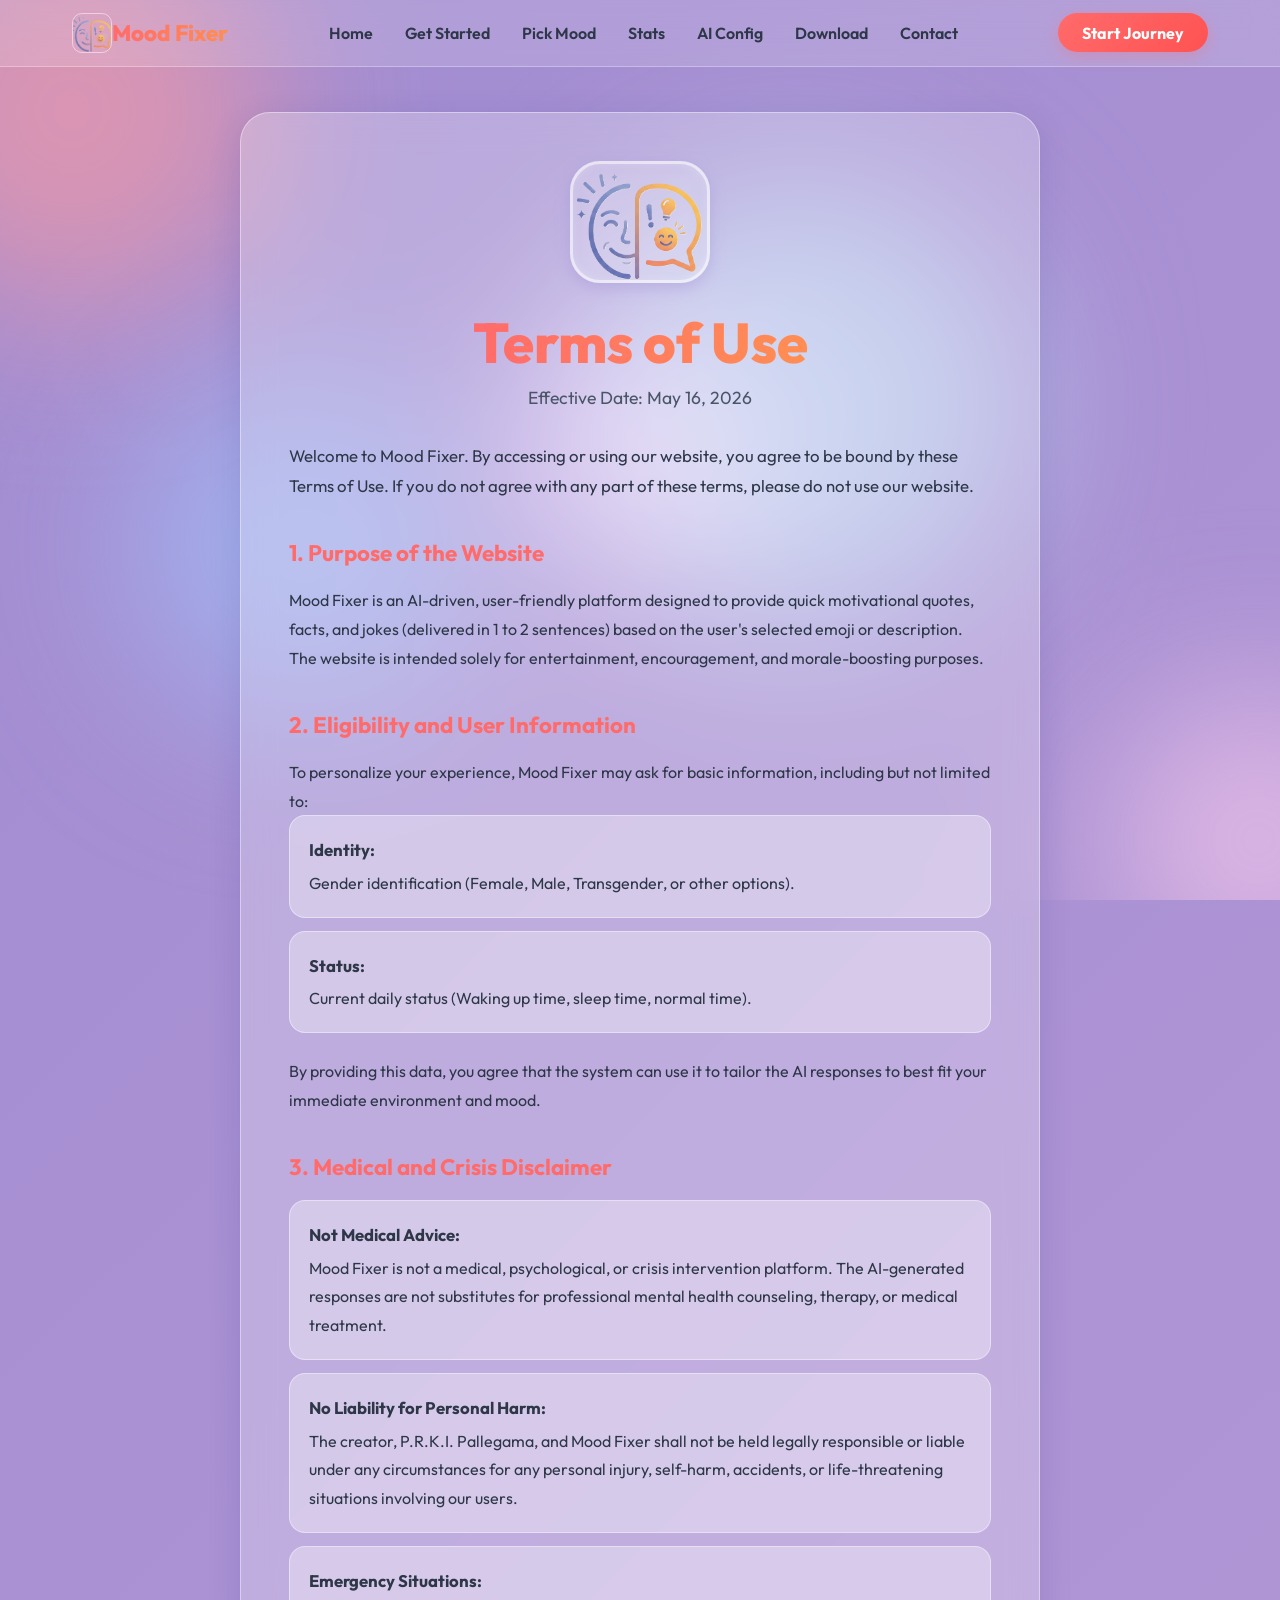
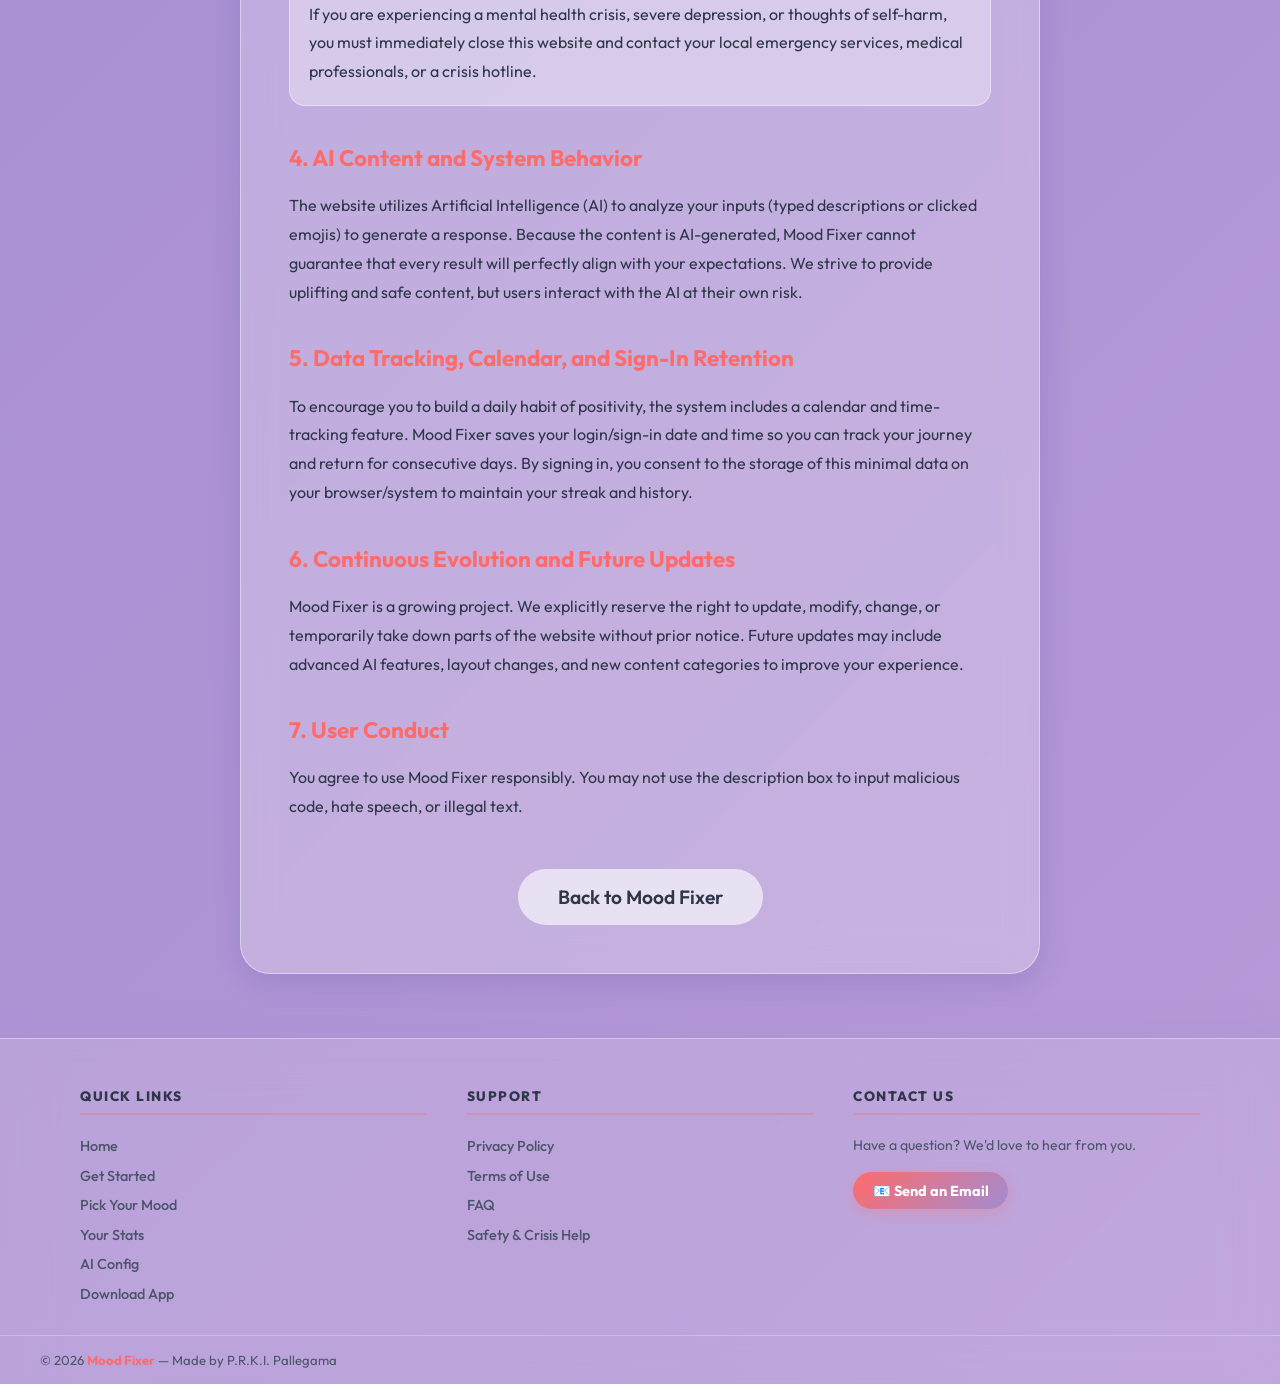
<file: terms.html>
<!DOCTYPE html>
<html lang="en">

<head>
    <meta charset="UTF-8">
    <meta name="viewport" content="width=device-width, initial-scale=1.0, viewport-fit=cover">

    <!-- Primary SEO Meta Tags -->
    <title>Terms of Use & Service Policies - Mood Fixer</title>
    <meta name="description" content="Review the Terms of Use for Mood Fixer. Learn about user eligibility guidelines, our medical disclaimer, liability, and data tracking policies.">
    <meta name="keywords" content="terms of use, terms of service, user agreement, legal policies, medical disclaimer, data policies, user eligibility, PRKI Pallegama">
    <meta name="author" content="P.R.K.I. Pallegama">
    <meta name="google-adsense-account" content="ca-pub-7833322646803859">
    <meta name="robots" content="index, follow, max-image-preview:large, max-snippet:-1, max-video-preview:-1">
    <link rel="canonical" href="https://moodfixer.netlify.app/terms.html">
    <meta name="theme-color" content="#ff6b6b">

    <!-- Favicon & Mobile Touch Icons & PWA Manifest -->
    <link rel="icon" type="image/png" href="mood fix logo.png">
    <link rel="apple-touch-icon" href="mood fix logo.png">
    <link rel="manifest" href="manifest.json">
    <meta name="application-name" content="Mood Fixer">
    <meta name="apple-mobile-web-app-title" content="Mood Fixer">
    <meta name="apple-mobile-web-app-capable" content="yes">
    <meta name="apple-mobile-web-app-status-bar-style" content="default">

    <!-- Open Graph / Facebook -->
    <meta property="og:type" content="website">
    <meta property="og:url" content="https://moodfixer.netlify.app/terms.html">
    <meta property="og:title" content="Terms of Use & Service Policies - Mood Fixer">
    <meta property="og:description" content="Review the Terms of Use for Mood Fixer. Learn about user eligibility guidelines, our medical disclaimer, liability, and data tracking policies.">
    <meta property="og:image" content="https://moodfixer.netlify.app/mood%20fix%20logo.png">
    <meta property="og:image:width" content="512">
    <meta property="og:image:height" content="512">
    <meta property="og:site_name" content="Mood Fixer">
    <meta property="og:locale" content="en_US">

    <!-- Twitter -->
    <meta name="twitter:card" content="summary_large_image">
    <meta name="twitter:url" content="https://moodfixer.netlify.app/terms.html">
    <meta name="twitter:title" content="Terms of Use & Service Policies - Mood Fixer">
    <meta name="twitter:description" content="Review the Terms of Use for Mood Fixer. Learn about user eligibility guidelines, our medical disclaimer, liability, and data tracking policies.">
    <meta name="twitter:image" content="https://moodfixer.netlify.app/mood%20fix%20logo.png">

    <!-- JSON-LD Structured Data Schema.org (Gold Standard SEO) -->
    <script type="application/ld+json">
    {
      "@context": "https://schema.org",
      "@type": "WebPage",
      "name": "Terms of Use - Mood Fixer",
      "description": "Legal terms and user agreement for Mood Fixer, the AI-powered emotional wellness platform.",
      "url": "https://moodfixer.netlify.app/terms.html",
      "isPartOf": {
        "@type": "WebSite",
        "name": "Mood Fixer",
        "url": "https://moodfixer.netlify.app/index.html"
      },
      "breadcrumb": {
        "@type": "BreadcrumbList",
        "itemListElement": [
          { "@type": "ListItem", "position": 1, "name": "Home", "item": "https://moodfixer.netlify.app/index.html" },
          { "@type": "ListItem", "position": 2, "name": "Terms of Use", "item": "https://moodfixer.netlify.app/terms.html" }
        ]
      }
    }
    </script>

    <!-- Stylesheets & Fonts -->
    <link rel="stylesheet" href="style.css">
    <link href="https://fonts.googleapis.com/css2?family=Outfit:wght@300;400;600;800&display=swap" rel="stylesheet">
</head>

<body>
    <!-- Top Navigation -->
    <nav class="top-nav">
        <div class="nav-container">
            <div class="nav-logo">
                <a href="index.html" style="text-decoration: none; display: flex; align-items: center; color: inherit;">
                    <img src="mood fix logo.png" alt="Mood Fixer Logo" class="nav-logo-img">
                    <span class="nav-brand">Mood Fixer</span>
                </a>
            </div>
            <ul class="nav-links">
                <li><a href="index.html">Home</a></li>
                <li><a href="index.html#step-identity">Get Started</a></li>
                <li><a href="index.html#step-mood">Pick Mood</a></li>
                <li><a href="tracking.html">Stats</a></li>
                <li><a href="ai.html">AI Config</a></li>
                <li><a href="download.html">Download</a></li>
                <li><a href="https://mail.google.com/mail/?view=cm&fs=1&to=moodfixer0@gmail.com"
                        target="_blank">Contact</a></li>
            </ul>
            <div class="nav-actions">
                <a href="index.html" style="text-decoration: none;" class="btn-nav-cta">Start Journey</a>
            </div>
            <!-- Mobile Menu Toggle -->
            <button class="nav-hamburger" id="nav-hamburger">
                <span></span>
                <span></span>
                <span></span>
            </button>
        </div>
    </nav>

    <!-- Mobile Navigation Overlay -->
    <div class="mobile-menu-overlay" id="mobile-menu">
        <button class="mobile-menu-close" id="mobile-menu-close" aria-label="Close menu">✕</button>
        <ul class="mobile-menu-links">
            <li><a href="index.html" class="mob-link">Home</a></li>
            <li><a href="index.html#step-identity" class="mob-link">Get Started</a></li>
            <li><a href="index.html#step-mood" class="mob-link">Pick Mood</a></li>
            <li><a href="tracking.html" class="mob-link">Stats</a></li>
            <li><a href="ai.html" class="mob-link">AI Config</a></li>
            <li><a href="download.html" class="mob-link">Download App</a></li>
            <li><a href="safety.html" class="mob-link">Safety Help</a></li>
            <li><a href="faq.html" class="mob-link">FAQ</a></li>
            <li><a href="https://mail.google.com/mail/?view=cm&fs=1&to=moodfixer0@gmail.com" target="_blank">Contact</a>
            </li>
        </ul>
    </div>

    <!-- Emotional Background Animation -->
    <div class="bg-orbs">
        <div class="orb orb-1"></div>
        <div class="orb orb-2"></div>
        <div class="orb orb-3"></div>
        <div class="orb orb-4"></div>
        <div class="orb orb-5"></div>
    </div>

    <div id="app">
        <main id="main-content" style="padding-top: 7rem; padding-bottom: 4rem;">
            <div class="glass-container" style="max-width: 800px; margin: 0 auto; width: 95%;">
                <header class="main-header">
                    <img src="mood fix logo.png" alt="Mood Fixer Logo" class="title-logo">
                    <div class="header-text">
                        <h1 class="gradient-text">Terms of Use</h1>
                        <p class="subtitle">Effective Date: May 16, 2026</p>
                    </div>
                </header>

                <div class="terms-content" style="text-align: left; line-height: 1.8; color: var(--text-primary);">
                    <p style="font-size: 1.05rem; margin-bottom: 1.5rem;">Welcome to Mood Fixer. By accessing or using
                        our website, you agree to be bound by these Terms of Use. If you do not agree with any part of
                        these terms, please do not use our website.</p>

                    <h2 style="color: var(--accent); margin-top: 2rem; font-size: 1.4rem; margin-bottom: 0.8rem;">1.
                        Purpose of the Website</h2>
                    <p>Mood Fixer is an AI-driven, user-friendly platform designed to provide quick motivational quotes,
                        facts, and jokes (delivered in 1 to 2 sentences) based on the user's selected emoji or
                        description. The website is intended solely for entertainment, encouragement, and
                        morale-boosting purposes.</p>

                    <h2 style="color: var(--accent); margin-top: 2rem; font-size: 1.4rem; margin-bottom: 0.8rem;">2.
                        Eligibility and User Information</h2>
                    <p>To personalize your experience, Mood Fixer may ask for basic information, including but not
                        limited to:</p>
                    <ul
                        style="list-style: none; padding-left: 0; margin-bottom: 1.5rem; display: flex; flex-direction: column; gap: 0.8rem;">
                        <li
                            style="background: rgba(255, 255, 255, 0.35); padding: 1.2rem; border-radius: 16px; border: 1px solid var(--glass-border);">
                            <strong
                                style="display: block; color: var(--text-primary); margin-bottom: 0.2rem; font-size: 1.05rem;">Identity:</strong>
                            Gender identification (Female, Male, Transgender, or other options).
                        </li>
                        <li
                            style="background: rgba(255, 255, 255, 0.35); padding: 1.2rem; border-radius: 16px; border: 1px solid var(--glass-border);">
                            <strong
                                style="display: block; color: var(--text-primary); margin-bottom: 0.2rem; font-size: 1.05rem;">Status:</strong>
                            Current daily status (Waking up time, sleep time, normal time).
                        </li>
                    </ul>
                    <p>By providing this data, you agree that the system can use it to tailor the AI responses to best
                        fit your immediate environment and mood.</p>

                    <h2 style="color: var(--accent); margin-top: 2rem; font-size: 1.4rem; margin-bottom: 0.8rem;">3.
                        Medical and Crisis Disclaimer</h2>
                    <ul
                        style="list-style: none; padding-left: 0; margin-bottom: 1.5rem; display: flex; flex-direction: column; gap: 0.8rem;">
                        <li
                            style="background: rgba(255, 255, 255, 0.35); padding: 1.2rem; border-radius: 16px; border: 1px solid var(--glass-border);">
                            <strong
                                style="display: block; color: var(--text-primary); margin-bottom: 0.2rem; font-size: 1.05rem;">Not
                                Medical Advice:</strong>
                            Mood Fixer is not a medical, psychological, or crisis intervention platform. The
                            AI-generated responses are not substitutes for professional mental health counseling,
                            therapy, or medical treatment.
                        </li>
                        <li
                            style="background: rgba(255, 255, 255, 0.35); padding: 1.2rem; border-radius: 16px; border: 1px solid var(--glass-border);">
                            <strong
                                style="display: block; color: var(--text-primary); margin-bottom: 0.2rem; font-size: 1.05rem;">No
                                Liability for Personal Harm:</strong>
                            The creator, P.R.K.I. Pallegama, and Mood Fixer shall not be held legally responsible or
                            liable under any circumstances for any personal injury, self-harm, accidents, or
                            life-threatening situations involving our users.
                        </li>
                        <li
                            style="background: rgba(255, 255, 255, 0.35); padding: 1.2rem; border-radius: 16px; border: 1px solid var(--glass-border);">
                            <strong
                                style="display: block; color: var(--text-primary); margin-bottom: 0.2rem; font-size: 1.05rem;">Emergency
                                Situations:</strong>
                            If you are experiencing a mental health crisis, severe depression, or thoughts of self-harm,
                            you must immediately close this website and contact your local emergency services, medical
                            professionals, or a crisis hotline.
                        </li>
                    </ul>

                    <h2 style="color: var(--accent); margin-top: 2rem; font-size: 1.4rem; margin-bottom: 0.8rem;">4. AI
                        Content and System Behavior</h2>
                    <p>The website utilizes Artificial Intelligence (AI) to analyze your inputs (typed descriptions or
                        clicked emojis) to generate a response. Because the content is AI-generated, Mood Fixer cannot
                        guarantee that every result will perfectly align with your expectations. We strive to provide
                        uplifting and safe content, but users interact with the AI at their own risk.</p>

                    <h2 style="color: var(--accent); margin-top: 2rem; font-size: 1.4rem; margin-bottom: 0.8rem;">5.
                        Data Tracking, Calendar, and Sign-In Retention</h2>
                    <p>To encourage you to build a daily habit of positivity, the system includes a calendar and
                        time-tracking feature. Mood Fixer saves your login/sign-in date and time so you can track your
                        journey and return for consecutive days. By signing in, you consent to the storage of this
                        minimal data on your browser/system to maintain your streak and history.</p>

                    <h2 style="color: var(--accent); margin-top: 2rem; font-size: 1.4rem; margin-bottom: 0.8rem;">6.
                        Continuous Evolution and Future Updates</h2>
                    <p>Mood Fixer is a growing project. We explicitly reserve the right to update, modify, change, or
                        temporarily take down parts of the website without prior notice. Future updates may include
                        advanced AI features, layout changes, and new content categories to improve your experience.</p>

                    <h2 style="color: var(--accent); margin-top: 2rem; font-size: 1.4rem; margin-bottom: 0.8rem;">7.
                        User Conduct</h2>
                    <p>You agree to use Mood Fixer responsibly. You may not use the description box to input malicious
                        code, hate speech, or illegal text.</p>
                </div>

                <a href="index.html" class="btn-secondary"
                    style="margin-top: 3rem; display: inline-block; text-decoration: none;">Back to Mood Fixer</a>
            </div>
        </main>
    </div>

    <footer class="bottom-footer">
        <div class="footer-sections" style="grid-template-columns: repeat(auto-fit, minmax(200px, 1fr));">
            <div class="footer-section">
                <h4 class="footer-section-title">Quick Links</h4>
                <ul class="footer-nav-list">
                    <li><a href="index.html" class="footer-link"> Home</a></li>
                    <li><a href="index.html#step-identity" class="footer-link"> Get Started</a></li>
                    <li><a href="index.html#step-mood" class="footer-link"> Pick Your Mood</a></li>
                    <li><a href="tracking.html" class="footer-link"> Your Stats</a></li>
                    <li><a href="ai.html" class="footer-link"> AI Config</a></li>
                    <li><a href="download.html" class="footer-link"> Download App</a></li>
                </ul>
            </div>

            <div class="footer-section">
                <h4 class="footer-section-title">Support</h4>
                <ul class="footer-nav-list">
                    <li><a href="privacy.html" class="footer-link"> Privacy Policy</a></li>
                    <li><a href="terms.html" class="footer-link"> Terms of Use</a></li>
                    <li><a href="faq.html" class="footer-link"> FAQ</a></li>
                    <li><a href="safety.html" class="footer-link"> Safety & Crisis Help</a></li>
                </ul>
            </div>

            <div class="footer-section">
                <h4 class="footer-section-title">Contact Us</h4>
                <p class="footer-contact-text">Have a question? We'd love to hear from you.</p>
                <a href="https://mail.google.com/mail/?view=cm&fs=1&to=moodfixer0@gmail.com" target="_blank"
                    class="footer-email-btn">📧 Send an Email</a>
            </div>
        </div>

        <div class="footer-copyright-strip">
            <span>&copy; 2026 <strong>Mood Fixer</strong> &mdash; Made by P.R.K.I. Pallegama</span>
        </div>
    </footer>

    <script>
        document.addEventListener('DOMContentLoaded', () => {
            const container = document.querySelector('.glass-container');
            if (container) {
                container.classList.add('reveal-visible');
            }

            // Mobile Hamburger Menu Toggle
            const hamburgerBtn = document.getElementById('nav-hamburger');
            const mobileMenu = document.getElementById('mobile-menu');
            if (hamburgerBtn && mobileMenu) {
                hamburgerBtn.addEventListener('click', () => {
                    hamburgerBtn.classList.toggle('active');
                    mobileMenu.classList.toggle('active');
                });

                const mobLinks = mobileMenu.querySelectorAll('.mob-link');
                mobLinks.forEach(link => {
                    link.addEventListener('click', () => {
                        hamburgerBtn.classList.remove('active');
                        mobileMenu.classList.remove('active');
                    });
                });

                // Close button (✕)
                const mobileCloseBtn = document.getElementById('mobile-menu-close');
                if (mobileCloseBtn) {
                    mobileCloseBtn.addEventListener('click', () => {
                        hamburgerBtn.classList.remove('active');
                        mobileMenu.classList.remove('active');
                    });
                }
            }
        });
    </script>
</body>

</html>
</file>
<file: style.css>
:root {
    --bg-gradient-start: #ff9a9e;
    --bg-gradient-end: #fecfef;
    --glass-bg: rgba(255, 255, 255, 0.25);
    --glass-border: rgba(255, 255, 255, 0.4);
    --glass-shadow: 0 8px 32px 0 rgba(31, 38, 135, 0.15);
    --text-primary: #2d3748;
    --text-secondary: #4a5568;
    --accent: #ff6b6b;
    --accent-hover: #ff5252;
    --ease-premium: cubic-bezier(0.23, 1, 0.32, 1);
    --nav-height: 70px;
}

* {
    box-sizing: border-box;
    margin: 0;
    padding: 0;
}

body {
    font-family: 'Outfit', sans-serif;
    background: linear-gradient(135deg, #a18cd1 0%, #fbc2eb 100%);
    background-size: 400% 400%;
    animation: gradientBG 15s ease infinite;
    color: var(--text-primary);
    min-height: 100vh;
    display: flex;
    flex-direction: column;
    overflow-x: hidden;
}

@keyframes gradientBG {
    0% {
        background-position: 0% 50%;
    }

    50% {
        background-position: 100% 50%;
    }

    100% {
        background-position: 0% 50%;
    }
}

/* Emotional Background Animation */
.bg-orbs {
    position: fixed;
    top: 0;
    left: 0;
    width: 100vw;
    height: 100vh;
    overflow: hidden;
    z-index: 0;
    pointer-events: none;
}

.orb {
    position: absolute;
    border-radius: 50%;
    filter: blur(80px);
    opacity: 0.6;
    animation: floatOrb 20s infinite ease-in-out alternate;
    mix-blend-mode: screen;
    will-change: transform, opacity;
    transform: translate3d(0, 0, 0);
    -webkit-transform: translate3d(0, 0, 0);
}

.orb-1 {
    width: 400px;
    height: 400px;
    background: #ff9a9e;
    top: -10%;
    left: -10%;
    animation-duration: 25s;
    animation-delay: -5s;
}

.orb-2 {
    width: 300px;
    height: 300px;
    background: #fecfef;
    bottom: -10%;
    right: -10%;
    animation-duration: 22s;
    animation-delay: -2s;
}

.orb-3 {
    width: 350px;
    height: 350px;
    background: #a1c4fd;
    bottom: 20%;
    left: 10%;
    animation-duration: 28s;
    animation-delay: -10s;
}

.orb-4 {
    width: 450px;
    height: 450px;
    background: #c2e9fb;
    top: 20%;
    right: 20%;
    animation-duration: 30s;
    animation-delay: -15s;
}

.orb-5 {
    width: 250px;
    height: 250px;
    background: #ffd1ff;
    top: 50%;
    left: 50%;
    transform: translate3d(-50%, -50%, 0);
    animation-duration: 20s;
}

@keyframes floatOrb {
    0% {
        transform: translate3d(0, 0, 0) scale(1) rotate(0deg);
    }
    33% {
        transform: translate3d(50px, -50px, 0) scale(1.2) rotate(10deg);
    }
    66% {
        transform: translate3d(-30px, 40px, 0) scale(0.9) rotate(-5deg);
    }
    100% {
        transform: translate3d(20px, 60px, 0) scale(1.1) rotate(5deg);
    }
}

#app {
    display: flex;
    width: 100%;
    min-height: 100vh;
}

/* Dashboard / Sidebar */
#dashboard {
    width: 300px;
    background: rgba(255, 255, 255, 0.15);
    backdrop-filter: blur(20px);
    -webkit-backdrop-filter: blur(20px);
    border-right: 1px solid var(--glass-border);
    padding: 2rem;
    padding-top: calc(var(--nav-height, 70px) + 2rem);
    display: flex;
    flex-direction: column;
    gap: 2rem;
    box-shadow: var(--glass-shadow);
    z-index: 10;
    transition: all 0.4s cubic-bezier(0.4, 0, 0.2, 1);
    overflow: hidden;
}

#dashboard.collapsed {
    width: 0;
    padding: 0;
    border: none;
    opacity: 0;
    margin: 0;
    height: 0;
}

#dashboard.collapsed>* {
    opacity: 0;
    pointer-events: none;
}

.dash-header {
    text-align: center;
    background: var(--glass-bg);
    border-radius: 20px;
    padding: 1.5rem;
    border: 1px solid var(--glass-border);
}

.dash-header h2 {
    font-size: 1.2rem;
    margin-bottom: 1rem;
    color: var(--text-primary);
}

#current-time {
    font-size: 2.5rem;
    font-weight: 800;
    color: #fff;
    text-shadow: 0 2px 10px rgba(0, 0, 0, 0.1);
    margin-bottom: 0.5rem;
}

#current-date {
    font-size: 1rem;
    color: var(--text-secondary);
    font-weight: 600;
}

.dash-content h3 {
    margin-bottom: 1rem;
    font-size: 1.1rem;
    color: var(--text-primary);
}

#visit-list {
    list-style: none;
    display: flex;
    flex-direction: column;
    gap: 0.8rem;
    max-height: 50vh;
    overflow-y: auto;
}

.history-item {
    display: flex;
    align-items: center;
    gap: 1rem;
    background: var(--glass-bg);
    padding: 0.8rem 1rem;
    border-radius: 12px;
    border: 1px solid var(--glass-border);
    transition: all 0.3s ease;
}

.history-item:hover {
    background: rgba(255, 255, 255, 0.45);
    transform: translateY(-2px);
    box-shadow: 0 4px 12px rgba(0, 0, 0, 0.05);
}

.history-icon {
    font-size: 1.6rem;
    display: flex;
    align-items: center;
    justify-content: center;
    background: rgba(255, 255, 255, 0.4);
    width: 42px;
    height: 42px;
    border-radius: 50%;
    border: 1px solid var(--glass-border);
    box-shadow: 0 2px 5px rgba(0,0,0,0.05);
}

.history-details {
    display: flex;
    flex-direction: column;
    gap: 0.2rem;
    flex: 1;
    text-align: left;
}

.history-title {
    font-weight: 700;
    color: var(--text-primary);
    font-size: 0.95rem;
}

.history-desc {
    font-style: italic;
    color: var(--text-secondary);
    font-size: 0.85rem;
    word-break: break-word;
}

.history-time {
    font-size: 0.75rem;
    color: var(--text-secondary);
    opacity: 0.8;
}

/* Main Content */
#main-content {
    flex: 1;
    display: flex;
    flex-direction: column;
    align-items: center;
    justify-content: flex-start;
    padding: 4rem 2rem;
    gap: 2rem;
    position: relative;
    transition: all 0.4s ease;
    /* Ensure content is always visible from the top on mobile */
    scroll-margin-top: var(--nav-height, 70px);
}

/* Sidebar Toggle Button */
.btn-toggle-sidebar {
    position: relative;
    background: var(--glass-bg);
    border: 1px solid var(--glass-border);
    padding: 0.8rem 1.5rem;
    border-radius: 50px;
    font-size: 1rem;
    font-weight: 600;
    color: var(--text-primary);
    cursor: pointer;
    backdrop-filter: blur(10px);
    -webkit-backdrop-filter: blur(10px);
    transition: all 0.3s cubic-bezier(0.175, 0.885, 0.32, 1.275);
    z-index: 50;
    display: flex;
    align-items: center;
    gap: 0.5rem;
    box-shadow: var(--glass-shadow);
    font-family: inherit;
}

.btn-toggle-sidebar:hover {
    background: rgba(255, 255, 255, 0.6);
    transform: translateY(-3px) scale(1.05);
    box-shadow: 0 8px 25px rgba(0, 0, 0, 0.15);
}

.glass-container {
    background: var(--glass-bg);
    backdrop-filter: blur(16px);
    -webkit-backdrop-filter: blur(16px);
    border-radius: 30px;
    border: 1px solid var(--glass-border);
    box-shadow: var(--glass-shadow);
    padding: 3rem;
    max-width: 600px;
    width: 100%;
    text-align: center;
    position: relative;
    overflow: hidden;
    transition: transform 0.8s var(--ease-premium), opacity 0.8s var(--ease-premium);
    will-change: transform, opacity;
}

.glass-container.glass-entry {
    opacity: 0;
    transform: scale(0.95) translateY(30px);
    filter: blur(10px);
}
.hidden-element {
    display: none !important;
}

header.main-header {
    margin-bottom: 2rem;
    display: flex;
    flex-direction: column;
    align-items: center;
    justify-content: center;
    gap: 1.5rem;
}

.header-text {
    display: flex;
    flex-direction: column;
    align-items: center;
    text-align: center;
}

.title-logo {
    width: 140px;
    height: auto;
    border-radius: 30px;
    box-shadow: 0 5px 15px rgba(161, 140, 209, 0.4), inset 0 0 10px rgba(255, 255, 255, 0.3);
    border: 3px solid rgba(255, 255, 255, 0.6);
    transition: all 0.5s cubic-bezier(0.175, 0.885, 0.32, 1.275);
    animation: floatLogo 6s ease-in-out infinite;
    backdrop-filter: blur(10px);
}

@keyframes floatLogo {
    0% {
        transform: translateY(0px);
    }

    50% {
        transform: translateY(-8px);
    }

    100% {
        transform: translateY(0px);
    }
}

.title-logo:hover {
    transform: scale(1.1) rotate(-5deg);
    box-shadow: 0 8px 25px rgba(161, 140, 209, 0.6), inset 0 0 15px rgba(255, 255, 255, 0.5);
    cursor: pointer;
}

.gradient-text {
    font-size: 3.5rem;
    font-weight: 800;
    background: linear-gradient(to right, #ff6b6b, #ff8e53);
    -webkit-background-clip: text;
    background-clip: text;
    -webkit-text-fill-color: transparent;
    margin-bottom: 0.5rem;
}

.subtitle {
    font-size: 1.1rem;
    color: var(--text-secondary);
    font-weight: 400;
}

/* Steps */
.step {
    transition: opacity 0.6s var(--ease-premium), transform 0.6s var(--ease-premium);
    will-change: transform, opacity;
    opacity: 1;
    transform: translateY(0);
    filter: blur(0);
}

.step.hidden {
    display: none;
    opacity: 0;
    transform: translateY(20px);
    filter: blur(5px);
}

.step.step-exiting {
    opacity: 0;
    transform: translateY(-20px);
    filter: blur(5px);
}

.step h2 {
    font-size: 1.8rem;
    margin-bottom: 0.5rem;
    color: var(--text-primary);
}

.step p {
    color: var(--text-secondary);
    margin-bottom: 2rem;
}

/* Options Grid */
.options-grid {
    display: grid;
    grid-template-columns: repeat(auto-fit, minmax(140px, 1fr));
    gap: 1rem;
    margin-bottom: 2rem;
}

.mood-grid {
    display: flex;
    flex-wrap: wrap;
    justify-content: center;
    gap: 0.75rem;
}

.emoji-btn {
    min-width: 120px;
    flex: 0 1 auto;
}

.btn-option {
    background: rgba(255, 255, 255, 0.4);
    border: 2px solid transparent;
    padding: 1rem;
    border-radius: 20px;
    font-size: 1.1rem;
    font-weight: 600;
    color: var(--text-primary);
    cursor: pointer;
    transition: all 0.3s ease;
    font-family: inherit;
}

.btn-option:hover {
    background: rgba(255, 255, 255, 0.8);
    transform: translateY(-3px);
    box-shadow: 0 10px 20px rgba(0, 0, 0, 0.1);
}

.btn-option.selected {
    background: #fff;
    border-color: var(--accent);
    box-shadow: 0 0 15px rgba(255, 107, 107, 0.4);
}

/* Mood Input Group */
.text-input-group {
    margin-bottom: 1.5rem;
}

#custom-mood {
    width: 100%;
    padding: 1.2rem;
    border-radius: 15px;
    border: 2px solid var(--glass-border);
    background: rgba(255, 255, 255, 0.5);
    font-size: 1.1rem;
    font-family: inherit;
    color: var(--text-primary);
    outline: none;
    transition: all 0.3s;
    text-align: center;
}

#custom-mood:focus {
    background: #fff;
    border-color: var(--accent);
}

/* Buttons */
.btn-primary,
.btn-secondary {
    padding: 1rem 2.5rem;
    border-radius: 50px;
    border: none;
    font-size: 1.2rem;
    font-weight: 600;
    cursor: pointer;
    transition: all 0.3s cubic-bezier(0.175, 0.885, 0.32, 1.275);
    font-family: inherit;
}

.btn-primary {
    background: linear-gradient(135deg, var(--accent), var(--accent-hover));
    color: white;
    box-shadow: 0 10px 20px rgba(255, 107, 107, 0.3);
}

.btn-primary:hover {
    transform: scale(1.05);
    box-shadow: 0 15px 25px rgba(255, 107, 107, 0.4);
}

.btn-primary:disabled {
    opacity: 0.5;
    cursor: not-allowed;
    transform: none;
}

.btn-secondary {
    background: rgba(255, 255, 255, 0.6);
    color: var(--text-primary);
    margin-top: 1.5rem;
}

.btn-secondary:hover {
    background: #fff;
    transform: scale(1.05);
}

.btn-custom-ai-link {
    background: #ffffff !important;
    border-radius: 50px !important;
    border: 1px solid rgba(255, 255, 255, 0.6) !important;
    box-shadow: 0 4px 12px rgba(0, 0, 0, 0.06) !important;
    color: var(--text-primary) !important;
    font-weight: 600 !important;
}

.btn-custom-ai-link:hover {
    background: rgba(255, 255, 255, 0.9) !important;
    transform: translateY(-2px) scale(1.03) !important;
    box-shadow: 0 6px 16px rgba(0, 0, 0, 0.1) !important;
}

/* Result Card */
.result-card {
    background: rgba(255, 255, 255, 0.8);
    border-radius: 20px;
    padding: 2.5rem 2rem;
    margin: 2rem 0;
    box-shadow: inset 0 2px 10px rgba(0, 0, 0, 0.05), var(--glass-shadow);
    position: relative;
}

.result-card::before {
    content: "✨";
    position: absolute;
    top: -15px;
    left: -15px;
    font-size: 2rem;
}

.result-badge {
    display: inline-block;
    padding: 0.4rem 1rem;
    border-radius: 50px;
    font-size: 0.85rem;
    font-weight: 700;
    text-transform: uppercase;
    letter-spacing: 1px;
    margin-bottom: 0.5rem;
    animation: fadeInScale 0.4s cubic-bezier(0.175, 0.885, 0.32, 1.275) both;
}

@keyframes fadeInScale {
    from {
        opacity: 0;
        transform: scale(0.8);
    }
    to {
        opacity: 1;
        transform: scale(1);
    }
}

.result-badge.badge-motivation {
    background: rgba(255, 107, 107, 0.15);
    color: #ff6b6b;
    border: 1px solid rgba(255, 107, 107, 0.3);
}

.result-badge.badge-fact {
    background: rgba(78, 205, 196, 0.15);
    color: #2b9c93;
    border: 1px solid rgba(78, 205, 196, 0.3);
}

.result-badge.badge-joke {
    background: rgba(255, 193, 7, 0.15);
    color: #b58000;
    border: 1px solid rgba(255, 193, 7, 0.3);
}

#result-text {
    font-size: 1.4rem;
    line-height: 1.6;
    font-weight: 600;
    color: #1a202c;
}

/* Footer Section */
.app-footer {
    max-width: 800px;
    width: 100%;
    text-align: left;
    padding: 3rem 4rem;
}

.app-footer h2 {
    font-size: 1.8rem;
    color: var(--text-primary);
    margin-bottom: 1.5rem;
    text-align: center;
}

.app-footer p {
    font-size: 1.1rem;
    color: var(--text-secondary);
    line-height: 1.6;
    margin-bottom: 1rem;
}

.app-footer .author {
    font-weight: 600;
    font-style: italic;
    text-align: right;
    margin-top: 1rem;
    margin-bottom: 2.5rem;
    color: var(--accent);
}

.app-footer h3 {
    font-size: 1.5rem;
    color: var(--text-primary);
    margin-bottom: 1rem;
}

.footer-features {
    list-style: none;
    display: flex;
    flex-direction: column;
    gap: 1rem;
}

.footer-features li {
    font-size: 1.05rem;
    line-height: 1.5;
    background: rgba(255, 255, 255, 0.4);
    padding: 1rem 1.5rem;
    border-radius: 15px;
    border: 1px solid var(--glass-border);
    transition: transform 0.2s ease;
}

.footer-features li:hover {
    transform: translateX(10px);
    background: rgba(255, 255, 255, 0.6);
}

.footer-features strong {
    color: var(--text-primary);
}

/* Contact Section */
.contact-section {
    margin-top: 3rem;
    padding-top: 2rem;
    border-top: 1px dashed var(--glass-border);
    text-align: center;
}

.contact-section h3 {
    font-size: 1.5rem;
    color: var(--text-primary);
    margin-bottom: 0.5rem;
}

.contact-section p {
    font-size: 1.1rem;
    color: var(--text-secondary);
    margin-bottom: 1rem;
}

.contact-email {
    display: inline-block;
    font-size: 1.2rem;
    font-weight: 600;
    color: var(--accent);
    text-decoration: none;
    background: rgba(255, 255, 255, 0.4);
    padding: 0.8rem 1.5rem;
    border-radius: 50px;
    border: 1px solid var(--glass-border);
    transition: all 0.3s ease;
}

.contact-email:hover {
    background: #fff;
    transform: translateY(-3px);
    box-shadow: 0 5px 15px rgba(255, 107, 107, 0.3);
}

.attribution-section {
    margin-top: 3rem;
    padding-top: 1.5rem;
    border-top: 1px solid var(--glass-border);
    text-align: center;
}

.attribution-section p {
    font-size: 0.95rem !important;
    opacity: 0.8;
    color: var(--text-secondary);
    margin: 0 !important;
    font-style: italic;
}

/* ── Bottom Footer – Multi-Column ── */
.bottom-footer {
    width: 100%;
    background: rgba(255, 255, 255, 0.13);
    backdrop-filter: blur(24px);
    -webkit-backdrop-filter: blur(24px);
    border-top: 1px solid rgba(255, 255, 255, 0.35);
    box-shadow: 0 -6px 32px rgba(161, 140, 209, 0.18);
    position: relative;
    z-index: 100;
    animation: footerFadeIn 0.9s ease both;
}

@keyframes footerFadeIn {
    from { opacity: 0; transform: translateY(24px); }
    to   { opacity: 1; transform: translateY(0); }
}

/* ── Footer Message Banner (full-width top section) ── */
.footer-message-banner {
    max-width: 1200px;
    margin: 0 auto;
    padding: 3rem 2.5rem 2rem;
}

.footer-msg-title {
    font-size: 1.6rem;
    font-weight: 800;
    color: var(--text-primary);
    margin-bottom: 1.5rem;
    text-align: center;
}

.footer-msg-body {
    display: grid;
    grid-template-columns: repeat(auto-fit, minmax(260px, 1fr));
    gap: 1rem;
    margin-bottom: 2rem;
}

.footer-msg-body p {
    font-size: 0.95rem;
    color: var(--text-secondary);
    line-height: 1.7;
    background: rgba(255, 255, 255, 0.25);
    border-radius: 16px;
    padding: 1rem 1.2rem;
    border: 1px solid rgba(255, 255, 255, 0.35);
    margin: 0;
}

.footer-quote {
    background: rgba(255, 107, 107, 0.08);
    border-left: 4px solid var(--accent);
    border-radius: 0 16px 16px 0;
    padding: 1.2rem 1.5rem;
    margin: 0 0 2rem;
    font-size: 1.05rem;
    font-style: italic;
    color: var(--text-primary);
    font-weight: 600;
    line-height: 1.6;
}

.footer-quote cite {
    display: block;
    margin-top: 0.6rem;
    font-size: 0.85rem;
    font-style: normal;
    font-weight: 700;
    color: var(--accent);
}

.footer-why-title {
    font-size: 1.15rem;
    font-weight: 800;
    color: var(--text-primary);
    margin-bottom: 1rem;
    text-align: center;
}

.footer-features-grid {
    list-style: none;
    display: grid;
    grid-template-columns: repeat(auto-fit, minmax(200px, 1fr));
    gap: 1rem;
    margin-bottom: 2rem;
}

.footer-features-grid li {
    background: rgba(255, 255, 255, 0.3);
    border: 1px solid rgba(255, 255, 255, 0.4);
    border-radius: 16px;
    padding: 1rem 1.2rem;
    font-size: 0.9rem;
    color: var(--text-secondary);
    line-height: 1.5;
    transition: transform 0.2s ease, background 0.2s ease;
}

.footer-features-grid li:hover {
    transform: translateY(-3px);
    background: rgba(255, 255, 255, 0.55);
}

.footer-features-grid strong {
    display: block;
    margin-bottom: 0.3rem;
    color: var(--text-primary);
    font-size: 0.95rem;
}

.footer-disclaimer {
    background: rgba(255, 82, 82, 0.07);
    border: 1px solid rgba(255, 82, 82, 0.2);
    border-radius: 14px;
    padding: 1rem 1.4rem;
    margin-bottom: 1.5rem;
}

.footer-disclaimer-text {
    font-size: 0.85rem !important;
    color: var(--text-secondary) !important;
    line-height: 1.6;
    margin: 0 !important;
}

.footer-growing-note {
    font-size: 0.88rem;
    font-style: italic;
    color: var(--text-secondary);
    text-align: center;
    opacity: 0.85;
    margin: 0;
}

.footer-divider {
    max-width: 1200px;
    margin: 0 auto;
    height: 1px;
    background: linear-gradient(to right, transparent, rgba(255,255,255,0.4), transparent);
    margin-bottom: 0;
}

/* ── 4-column grid ── */
.footer-sections {
    max-width: 1200px;
    margin: 0 auto;
    display: grid;
    grid-template-columns: 2fr 1fr 1fr 1.4fr;
    gap: 2.5rem;
    padding: 3rem 2.5rem 2rem;
}

/* Each column */
.footer-section {
    display: flex;
    flex-direction: column;
    gap: 0.75rem;
}

/* Brand column */
.footer-section-brand {
    display: flex;
    align-items: center;
    gap: 0.6rem;
    margin-bottom: 0.25rem;
}

.footer-logo-emoji {
    font-size: 1.6rem;
    animation: heartbeat 2.2s ease-in-out infinite;
    display: inline-block;
}

@keyframes heartbeat {
    0%, 100% { transform: scale(1); }
    50%       { transform: scale(1.25); }
}

.footer-brand-name {
    font-size: 1.2rem;
    font-weight: 800;
    background: linear-gradient(to right, #ff6b6b, #a18cd1);
    -webkit-background-clip: text;
    background-clip: text;
    -webkit-text-fill-color: transparent;
    letter-spacing: 0.4px;
}

.footer-about-text {
    font-size: 0.9rem;
    color: var(--text-secondary);
    line-height: 1.65;
}

.footer-tagline {
    font-size: 0.9rem;
    font-weight: 700;
    color: var(--accent);
    margin-top: 0.25rem;
}

/* Section titles */
.footer-section-title {
    font-size: 0.85rem;
    font-weight: 800;
    text-transform: uppercase;
    letter-spacing: 1.5px;
    color: var(--text-primary);
    margin-bottom: 0.5rem;
    padding-bottom: 0.5rem;
    border-bottom: 2px solid rgba(255, 107, 107, 0.35);
}

/* Nav list */
.footer-nav-list {
    list-style: none;
    display: flex;
    flex-direction: column;
    gap: 0.6rem;
}

.footer-link {
    font-size: 0.9rem;
    font-weight: 500;
    color: var(--text-secondary);
    text-decoration: none;
    position: relative;
    transition: color 0.25s ease, padding-left 0.25s ease;
    display: inline-block;
}

.footer-link:hover {
    color: var(--accent);
    padding-left: 4px;
}

/* Contact column */
.footer-contact-text {
    font-size: 0.88rem;
    color: var(--text-secondary);
    line-height: 1.5;
}

.footer-email-btn {
    display: inline-block;
    font-size: 0.9rem;
    font-weight: 700;
    color: #fff;
    text-decoration: none;
    background: linear-gradient(135deg, #ff6b6b, #a18cd1);
    padding: 0.6rem 1.2rem;
    border-radius: 50px;
    transition: all 0.3s ease;
    box-shadow: 0 4px 14px rgba(255, 107, 107, 0.3);
    margin-top: 0.25rem;
    width: fit-content;
}

.footer-email-btn:hover {
    transform: translateY(-3px);
    box-shadow: 0 8px 20px rgba(255, 107, 107, 0.45);
}

.footer-contact-note {
    font-size: 0.78rem;
    color: var(--text-secondary);
    opacity: 0.75;
    font-style: italic;
    margin-top: 0.25rem;
}

/* ── Copyright strip ── */
.footer-copyright-strip {
    border-top: 1px solid rgba(255, 255, 255, 0.25);
    padding: 1rem 2.5rem;
    max-width: 100%;
    display: flex;
    align-items: center;
    justify-content: space-between;
    flex-wrap: wrap;
    gap: 0.5rem;
    font-size: 0.82rem;
    color: var(--text-secondary);
}

.footer-copyright-strip strong {
    color: var(--accent);
}

.footer-powered {
    font-style: italic;
    opacity: 0.75;
}

/* ── Responsive ── */
@media (max-width: 900px) {
    #app {
        flex-direction: column;
    }

    #dashboard {
        width: 100%;
        border-right: none;
        border-bottom: 1px solid var(--glass-border);
    }

    #visit-list {
        max-height: 200px;
    }

    .footer-sections {
        grid-template-columns: 1fr 1fr;
    }
}

@media (max-width: 600px) {
    .footer-sections {
        grid-template-columns: 1fr;
        padding: 2rem 1.5rem 1.5rem;
    }

    .footer-copyright-strip {
        flex-direction: column;
        text-align: center;
        padding: 1rem 1.5rem;
    }
}

/* ── Top Navigation Styles ── */
.top-nav {
    position: fixed;
    top: 0;
    left: 0;
    width: 100%;
    z-index: 1000;
    background: rgba(255, 255, 255, 0.15);
    backdrop-filter: blur(15px);
    -webkit-backdrop-filter: blur(15px);
    border-bottom: 1px solid rgba(255, 255, 255, 0.3);
    padding: 0.8rem 0;
    transition: all 0.3s ease;
}

.nav-container {
    max-width: 1200px;
    margin: 0 auto;
    display: flex;
    justify-content: space-between;
    align-items: center;
    padding: 0 2rem;
}

.nav-logo {
    display: flex;
    align-items: center;
    gap: 0.8rem;
    text-decoration: none;
    cursor: pointer;
}

.nav-logo-img {
    width: 40px;
    height: 40px;
    border-radius: 10px;
    object-fit: cover;
    border: 1px solid rgba(255, 255, 255, 0.5);
}

.nav-brand {
    font-size: 1.4rem;
    font-weight: 800;
    background: linear-gradient(to right, #ff6b6b, #ff8e53);
    -webkit-background-clip: text;
    background-clip: text;
    -webkit-text-fill-color: transparent;
}

.nav-links {
    list-style: none;
    display: flex;
    gap: 2rem;
    align-items: center;
}

.nav-links a {
    text-decoration: none;
    color: var(--text-primary);
    font-weight: 600;
    font-size: 1rem;
    transition: color 0.3s;
    position: relative;
}

.nav-links a:hover {
    color: var(--accent);
}

.nav-links a.active::after {
    content: "";
    position: absolute;
    bottom: -5px;
    left: 0;
    width: 100%;
    height: 2px;
    background: var(--accent);
    border-radius: 2px;
}

.btn-nav-cta {
    background: linear-gradient(135deg, var(--accent), var(--accent-hover));
    color: white;
    border: none;
    padding: 0.6rem 1.5rem;
    border-radius: 50px;
    font-weight: 700;
    cursor: pointer;
    box-shadow: 0 4px 15px rgba(255, 107, 107, 0.3);
    transition: all 0.3s ease;
}

.btn-nav-cta:hover {
    transform: translateY(-2px);
    box-shadow: 0 6px 20px rgba(255, 107, 107, 0.4);
}

/* ── Footer Gallery Styles ── */
.footer-gallery {
    padding: 4rem 2rem;
    background: rgba(255, 255, 255, 0.05);
}

.gallery-container {
    max-width: 1200px;
    margin: 0 auto;
}

.gallery-header {
    text-align: center;
    margin-bottom: 3rem;
}

.gallery-title {
    font-size: 2rem;
    font-weight: 800;
    color: var(--text-primary);
    margin-bottom: 0.5rem;
}

.gallery-subtitle {
    font-size: 1.1rem;
    color: var(--text-secondary);
}

.footer-photo-grid {
    display: grid;
    grid-template-columns: repeat(auto-fit, minmax(250px, 1fr));
    gap: 2rem;
}

.gallery-item {
    position: relative;
    border-radius: 20px;
    overflow: hidden;
    height: 200px;
    box-shadow: 0 10px 30px rgba(0, 0, 0, 0.1);
    cursor: pointer;
    transition: all 0.4s cubic-bezier(0.175, 0.885, 0.32, 1.275);
}

.gallery-img {
    width: 100%;
    height: 100%;
    object-fit: cover;
    transition: transform 0.6s ease;
}

.gallery-overlay {
    position: absolute;
    inset: 0;
    background: linear-gradient(to top, rgba(0, 0, 0, 0.8) 0%, rgba(0, 0, 0, 0.4) 60%, transparent 100%);
    display: flex;
    flex-direction: column;
    justify-content: flex-end;
    padding: 1.5rem;
    opacity: 0;
    transition: all 0.4s ease;
    backdrop-filter: blur(2px);
}

.gallery-tag {
    color: white;
    font-weight: 800;
    font-size: 1.3rem;
    margin-bottom: 0.4rem;
    transform: translateY(20px);
    transition: transform 0.4s cubic-bezier(0.175, 0.885, 0.32, 1.275);
    display: block;
}

.gallery-description {
    color: rgba(255, 255, 255, 0.9);
    font-size: 0.9rem;
    line-height: 1.4;
    transform: translateY(20px);
    opacity: 0;
    transition: all 0.4s ease 0.1s;
    margin: 0;
    text-align: left;
}

.gallery-item:hover {
    transform: translateY(-10px) scale(1.02);
}

.gallery-item:hover .gallery-img {
    transform: scale(1.1);
}

.gallery-item:hover .gallery-overlay,
.gallery-item.touch-active .gallery-overlay {
    opacity: 1;
    backdrop-filter: blur(4px);
}

.gallery-item:hover .gallery-tag,
.gallery-item.touch-active .gallery-tag {
    transform: translateY(0);
}

.gallery-item:hover .gallery-description,
.gallery-item.touch-active .gallery-description {
    transform: translateY(0);
    opacity: 1;
}

/* Adjust main content padding for fixed nav */
#main-content {
    padding-top: calc(var(--nav-height, 70px) + 4rem);
}

@media (max-width: 768px) {
    .nav-links {
        display: none;
    }
    
    .footer-photo-grid {
        grid-template-columns: repeat(2, 1fr);
    }
}

@media (max-width: 480px) {
    .footer-photo-grid {
        grid-template-columns: 1fr;
    }
}

/* ── Scroll Reveal Animations ── */
.reveal {
    opacity: 0;
    transform: translateY(30px);
    transition: all 0.8s cubic-bezier(0.4, 0, 0.2, 1);
}

.reveal.reveal-visible {
    opacity: 1;
    transform: translateY(0);
}

/* Staggered Reveal for Grid Items */
.reveal-stagger > * {
    opacity: 0;
    transform: translateY(20px);
    transition: all 0.6s cubic-bezier(0.4, 0, 0.2, 1);
}

.reveal-stagger.reveal-visible > * {
    opacity: 1;
    transform: translateY(0);
}

/* Delay for each child in staggered reveal */
.reveal-stagger.reveal-visible > *:nth-child(1) { transition-delay: 0.1s; }
.reveal-stagger.reveal-visible > *:nth-child(2) { transition-delay: 0.2s; }
.reveal-stagger.reveal-visible > *:nth-child(3) { transition-delay: 0.3s; }
.reveal-stagger.reveal-visible > *:nth-child(4) { transition-delay: 0.4s; }
.reveal-stagger.reveal-visible > *:nth-child(5) { transition-delay: 0.5s; }
.reveal-stagger.reveal-visible > *:nth-child(6) { transition-delay: 0.6s; }

/* Chart Container Styles */
.chart-container {
    background: rgba(255, 255, 255, 0.4);
    border-radius: 20px;
    padding: 1rem;
    box-shadow: inset 0 2px 10px rgba(0, 0, 0, 0.05);
    border: 1px solid var(--glass-border);
    margin-top: 1.5rem;
}

.chart-container-stats {
    position: relative;
    height: 50vh;
    width: 100%;
}

/* 30-Day Calendar Styles */
.mood-calendar {
    display: grid;
    grid-template-columns: repeat(7, 1fr);
    gap: 0.5rem;
    margin-top: 1rem;
}

.cal-day {
    aspect-ratio: 1;
    display: flex;
    flex-direction: column;
    justify-content: center;
    align-items: center;
    background: rgba(255, 255, 255, 0.4);
    border: 1px solid var(--glass-border);
    border-radius: 12px;
    font-size: 0.8rem;
    color: var(--text-secondary);
    transition: all 0.3s ease;
    position: relative;
}

.cal-day.has-mood {
    background: rgba(255, 255, 255, 0.7);
    border-color: #ff9a9e;
    box-shadow: 0 4px 10px rgba(255, 154, 158, 0.2);
}

.cal-day:hover {
    transform: scale(1.05);
    background: rgba(255, 255, 255, 0.9);
}

.cal-date {
    font-weight: 600;
    margin-bottom: 0.2rem;
}

.cal-emoji {
    font-size: 1.5rem;
}

.cal-day-header {
    font-weight: 800;
    text-transform: uppercase;
    font-size: 0.75rem;
    color: var(--text-primary);
    background: transparent;
    border: none;
    padding-bottom: 0.5rem;
}

/* ── Mobile Navigation Drawer & Hamburger ── */
.nav-hamburger {
    display: none;
    flex-direction: column;
    justify-content: space-between;
    width: 30px;
    height: 20px;
    background: transparent;
    border: none;
    cursor: pointer;
    padding: 0;
    z-index: 1100;
}

.nav-hamburger span {
    width: 100%;
    height: 3px;
    background-color: var(--text-primary);
    border-radius: 3px;
    transition: all 0.3s cubic-bezier(0.175, 0.885, 0.32, 1.275);
}

/* Hamburger active transformation */
.nav-hamburger.active span:nth-child(1) {
    transform: translateY(8px) rotate(45deg);
}

.nav-hamburger.active span:nth-child(2) {
    opacity: 0;
}

.nav-hamburger.active span:nth-child(3) {
    transform: translateY(-9px) rotate(-45deg);
}

.mobile-menu-overlay {
    position: fixed;
    top: 0;
    left: 0;
    width: 100%;
    height: 100vh;
    background: rgba(255, 255, 255, 0.2);
    backdrop-filter: blur(25px);
    -webkit-backdrop-filter: blur(25px);
    z-index: 1050;
    display: flex;
    flex-direction: column;
    justify-content: center;
    align-items: center;
    gap: 2rem;
    opacity: 0;
    pointer-events: none;
    transition: all 0.4s var(--ease-premium);
}

.mobile-menu-overlay.active {
    opacity: 1;
    pointer-events: auto;
}

.mobile-menu-close {
    position: absolute;
    top: 1.5rem;
    right: 1.5rem;
    width: 48px;
    height: 48px;
    border-radius: 50%;
    border: 2px solid rgba(0, 0, 0, 0.15);
    background: rgba(255, 255, 255, 0.6);
    backdrop-filter: blur(10px);
    -webkit-backdrop-filter: blur(10px);
    color: var(--text-primary);
    font-size: 1.3rem;
    font-weight: 700;
    cursor: pointer;
    display: flex;
    align-items: center;
    justify-content: center;
    transition: all 0.3s ease;
    z-index: 10;
    line-height: 1;
}

.mobile-menu-close:hover {
    background: var(--accent);
    color: #fff;
    border-color: var(--accent);
    transform: rotate(90deg) scale(1.1);
}

.mobile-menu-close:active {
    transform: rotate(90deg) scale(0.95);
}

.mobile-menu-links {
    list-style: none;
    display: flex;
    flex-direction: column;
    align-items: center;
    gap: 1.8rem;
}

.mobile-menu-links a {
    text-decoration: none;
    color: var(--text-primary);
    font-size: 1.6rem;
    font-weight: 800;
    transition: all 0.3s;
}

.mobile-menu-links a:hover {
    color: var(--accent);
    transform: scale(1.05);
}

/* ── Interactive Selection Cards (Identity & Options) ── */
.options-grid {
    display: grid;
    grid-template-columns: repeat(auto-fit, minmax(130px, 1fr));
    gap: 1.2rem;
}

.btn-option-card {
    background: rgba(255, 255, 255, 0.35);
    border: 2px solid rgba(255, 255, 255, 0.2);
    border-radius: 20px;
    padding: 1.5rem 1rem;
    display: flex;
    flex-direction: column;
    align-items: center;
    gap: 0.8rem;
    cursor: pointer;
    transition: all 0.35s cubic-bezier(0.175, 0.885, 0.32, 1.275);
    backdrop-filter: blur(10px);
    box-shadow: 0 4px 15px rgba(0, 0, 0, 0.03);
}

.btn-option-card .card-icon {
    font-size: 2.2rem;
    transition: transform 0.3s ease;
}

.btn-option-card .card-title {
    font-weight: 700;
    color: var(--text-primary);
    font-size: 1rem;
}

.btn-option-card:hover {
    background: rgba(255, 255, 255, 0.7);
    border-color: rgba(255, 255, 255, 0.5);
    transform: translateY(-6px);
    box-shadow: 0 10px 25px rgba(0, 0, 0, 0.08);
}

.btn-option-card:hover .card-icon {
    transform: scale(1.2);
}

.btn-option-card.selected {
    background: #fff;
    border-color: var(--accent);
    box-shadow: 0 0 20px rgba(255, 107, 107, 0.35);
}

/* ── Copy to Clipboard Button ── */
.btn-copy {
    background: rgba(255, 255, 255, 0.4);
    border: 1px solid var(--glass-border);
    padding: 0.6rem 1.2rem;
    border-radius: 30px;
    font-size: 0.9rem;
    font-weight: 600;
    color: var(--text-primary);
    cursor: pointer;
    display: inline-flex;
    align-items: center;
    gap: 0.4rem;
    margin-top: 1rem;
    transition: all 0.3s ease;
}

.btn-copy:hover {
    background: rgba(255, 255, 255, 0.8);
    transform: translateY(-2px);
}

/* ── FAQ Accordion Styles ── */
.faq-accordion {
    display: flex;
    flex-direction: column;
    gap: 1.2rem;
    margin-top: 2rem;
}

.accordion-item {
    background: rgba(255, 255, 255, 0.3);
    border: 1px solid var(--glass-border);
    border-radius: 20px;
    overflow: hidden;
    transition: all 0.3s ease;
}

.accordion-item:hover {
    background: rgba(255, 255, 255, 0.4);
}

.accordion-header {
    width: 100%;
    background: transparent;
    border: none;
    padding: 1.5rem;
    display: flex;
    justify-content: space-between;
    align-items: center;
    cursor: pointer;
    text-align: left;
    outline: none;
}

.accordion-title {
    font-size: 1.1rem;
    font-weight: 700;
    color: var(--text-primary);
    margin: 0;
}

.accordion-icon {
    font-size: 1rem;
    color: var(--accent);
    transition: transform 0.3s ease;
}

.accordion-item.active .accordion-icon {
    transform: rotate(180deg);
}

.accordion-content {
    max-height: 0;
    overflow: hidden;
    transition: max-height 0.4s var(--ease-premium);
}

.accordion-body {
    padding: 0 1.5rem 1.5rem;
    color: var(--text-secondary);
    line-height: 1.8;
    font-size: 0.95rem;
}

/* ── Quick Stats Grid ── */
.stats-overview-grid {
    display: grid;
    grid-template-columns: repeat(auto-fit, minmax(200px, 1fr));
    gap: 1.5rem;
    margin-bottom: 2rem;
}

.stat-card {
    background: rgba(255, 255, 255, 0.4);
    border: 1px solid var(--glass-border);
    border-radius: 24px;
    padding: 1.8rem;
    display: flex;
    align-items: center;
    gap: 1.2rem;
    box-shadow: var(--glass-shadow);
    backdrop-filter: blur(10px);
    transition: transform 0.3s ease;
}

.stat-card:hover {
    transform: translateY(-4px);
    background: rgba(255, 255, 255, 0.5);
}

.stat-card-icon {
    font-size: 2.2rem;
    display: flex;
    align-items: center;
    justify-content: center;
    background: rgba(255, 255, 255, 0.45);
    width: 60px;
    height: 60px;
    border-radius: 20px;
    border: 1px solid var(--glass-border);
}

.stat-card-info {
    display: flex;
    flex-direction: column;
    text-align: left;
}

.stat-card-label {
    font-size: 0.85rem;
    color: var(--text-secondary);
    font-weight: 600;
    text-transform: uppercase;
    letter-spacing: 0.8px;
}

.stat-card-value {
    font-size: 1.6rem;
    font-weight: 800;
    color: var(--text-primary);
    margin-top: 0.2rem;
}

/* ── Crisis Resource Upgrades ── */
.resource-grid {
    display: grid;
    grid-template-columns: repeat(auto-fit, minmax(280px, 1fr));
    gap: 1.5rem;
    margin-top: 1.5rem;
}

.resource-card-link {
    display: inline-block;
    background: linear-gradient(135deg, var(--accent), var(--accent-hover));
    color: white;
    text-decoration: none;
    padding: 0.6rem 1.2rem;
    border-radius: 50px;
    font-size: 0.9rem;
    font-weight: 700;
    margin-top: 0.5rem;
    transition: all 0.3s ease;
    box-shadow: 0 4px 10px rgba(255, 107, 107, 0.2);
}

.resource-card-link:hover {
    transform: translateY(-2px);
    box-shadow: 0 6px 15px rgba(255, 107, 107, 0.3);
}

.pulse-alert {
    animation: alertPulse 2s infinite alternate;
}

@keyframes alertPulse {
    0% {
        box-shadow: 0 10px 20px rgba(238, 82, 83, 0.3);
        border: 2px solid transparent;
    }
    100% {
        box-shadow: 0 10px 30px rgba(238, 82, 83, 0.6);
        border: 2px solid rgba(255, 255, 255, 0.6);
    }
}

/* Custom Scrollbars */
::-webkit-scrollbar {
    width: 8px;
    height: 8px;
}

::-webkit-scrollbar-track {
    background: transparent;
}

::-webkit-scrollbar-thumb {
    background: rgba(255, 107, 107, 0.3);
    border-radius: 10px;
}

::-webkit-scrollbar-thumb:hover {
    background: rgba(255, 107, 107, 0.6);
}

/* ── Mobile Responsive: Stats Page Calendar & Layout ── */
@media (max-width: 600px) {
    /* Reduce glass container padding on mobile to fit the viewport height without scrolling */
    .glass-container {
        padding: 1.25rem 0.85rem;
        border-radius: 20px;
    }

    /* Reduce top padding so content is visible right after button click, clearing the fixed top nav bar */
    #main-content {
        padding: calc(var(--nav-height, 70px) + 1.2rem) 0.75rem 2rem;
    }

    /* Step headings and paragraphs adjustments to prevent scrolling */
    .step h2 {
        font-size: 1.4rem !important;
        margin-bottom: 0.25rem !important;
    }

    .step p {
        font-size: 0.9rem !important;
        margin-bottom: 1rem !important;
    }

    /* Make emoji mood buttons span the full width of the box cleanly using CSS Grid */
    .mood-grid {
        display: grid !important;
        grid-template-columns: repeat(2, 1fr) !important;
        gap: 0.5rem !important;
        width: 100% !important;
        margin-bottom: 1rem !important;
    }

    .emoji-btn {
        min-width: 0 !important;
        max-width: 100% !important;
        width: 100% !important;
        padding: 0.65rem 0.4rem !important;
        font-size: 0.95rem !important;
        border-radius: 12px !important;
        min-height: 44px !important; /* Touch-friendly but compact to fit screen height */
        display: flex !important;
        align-items: center !important;
        justify-content: center !important;
    }

    /* Compact text input and buttons to prevent scrolling */
    .text-input-group {
        margin-bottom: 1rem !important;
    }

    #custom-mood {
        padding: 0.8rem !important;
        font-size: 0.95rem !important;
        border-radius: 12px !important;
    }

    .btn-primary, .btn-secondary {
        padding: 0.8rem 1.8rem !important;
        font-size: 1.05rem !important;
    }

    /* Compact Identity cards and option grid on mobile to prevent scrolling */
    .options-grid {
        grid-template-columns: repeat(2, 1fr) !important;
        gap: 0.6rem !important;
        margin-bottom: 1rem !important;
    }

    .btn-option-card {
        padding: 1rem 0.5rem !important;
        gap: 0.4rem !important;
        border-radius: 16px !important;
    }

    .btn-option-card .card-icon {
        font-size: 1.8rem !important;
    }

    .btn-option-card .card-title {
        font-size: 0.9rem !important;
    }

    .btn-custom-ai-link {
        font-size: 0.8rem !important;
        padding: 0.5rem 0.8rem !important;
        white-space: nowrap !important;
        text-align: center !important;
        display: flex !important;
        justify-content: center !important;
        line-height: 1.3 !important;
        max-width: 90% !important;
        margin: 0 auto !important;
    }

    /* Stats overview grid: stack vertically */
    .stats-overview-grid {
        grid-template-columns: 1fr;
        gap: 0.8rem;
        margin-bottom: 1.2rem;
    }

    .stat-card {
        padding: 1.2rem;
        border-radius: 18px;
    }

    .stat-card-icon {
        width: 48px;
        height: 48px;
        font-size: 1.6rem;
        border-radius: 14px;
    }

    .stat-card-value {
        font-size: 1.3rem;
    }

    /* Chart: reduce height on mobile */
    .chart-container {
        padding: 0.5rem;
        border-radius: 16px;
    }

    .chart-container-stats {
        height: 35vh;
    }

    /* Calendar grid: tighter gap, remove square aspect-ratio */
    .mood-calendar {
        gap: 3px;
    }

    .cal-day {
        aspect-ratio: auto;
        min-height: 42px;
        border-radius: 8px;
        font-size: 0.65rem;
        padding: 2px;
    }

    .cal-date {
        font-size: 0.65rem;
        margin-bottom: 1px;
    }

    .cal-emoji {
        font-size: 1rem !important;
    }

    .cal-day-header {
        font-size: 0.6rem;
        padding-bottom: 0.25rem;
        aspect-ratio: auto;
        min-height: auto;
    }

    /* Calendar section: reduce spacing */
    .calendar-section {
        margin-top: 1.5rem !important;
    }

    /* Header text smaller */
    .gradient-text {
        font-size: 2rem;
    }

    .subtitle {
        font-size: 0.95rem;
    }
}

@media (max-width: 380px) {
    .mood-calendar {
        gap: 2px;
    }

    .cal-day {
        min-height: 36px;
        border-radius: 6px;
        font-size: 0.6rem;
    }

    .cal-emoji {
        font-size: 0.85rem !important;
    }

    .cal-date {
        font-size: 0.58rem;
    }

    .cal-day-header {
        font-size: 0.5rem;
        letter-spacing: 0;
    }

    .stat-card {
        padding: 1rem;
        gap: 0.8rem;
    }

    .stat-card-icon {
        width: 40px;
        height: 40px;
        font-size: 1.3rem;
        border-radius: 12px;
    }

    .stat-card-value {
        font-size: 1.1rem;
    }

    .stat-card-label {
        font-size: 0.75rem;
    }

    .glass-container {
        padding: 1rem 0.75rem;
    }

    .gradient-text {
        font-size: 1.7rem;
    }
}

/* Media Query Nav overrides & Mobile Performance Optimizations */
@media (max-width: 768px) {
    .nav-hamburger {
        display: flex;
    }
    .top-nav .nav-links, .top-nav .nav-actions {
        display: none;
    }

    /* Disable heavy background gradient animating position on mobile body */
    body {
        animation: none !important;
        background-size: 100% 100% !important;
        background: linear-gradient(135deg, #a18cd1 0%, #fbc2eb 100%) !important;
    }

    /* Optimize heavy decorative floating orbs for mobile */
    .orb-3, .orb-4, .orb-5 {
        display: none !important;
    }
    .orb-1, .orb-2 {
        animation: none !important; /* Stop animating position */
        filter: blur(40px) !important; /* Reduce blur size to be cheaper on mobile GPU */
        mix-blend-mode: normal !important; /* Screen mix-blend-mode is heavy, normal is instant */
        opacity: 0.25 !important;
    }

    /* Reduce heavy backdrop-filter blur radii on mobile for standard-compliant smoothness */
    #dashboard {
        backdrop-filter: blur(10px) !important;
        -webkit-backdrop-filter: blur(10px) !important;
    }
    .glass-container {
        backdrop-filter: blur(10px) !important;
        -webkit-backdrop-filter: blur(10px) !important;
    }
    .top-nav {
        backdrop-filter: blur(8px) !important;
        -webkit-backdrop-filter: blur(8px) !important;
    }
    .mobile-menu-overlay {
        backdrop-filter: blur(12px) !important;
        -webkit-backdrop-filter: blur(12px) !important;
    }
    .btn-option-card {
        backdrop-filter: blur(8px) !important;
        -webkit-backdrop-filter: blur(8px) !important;
    }
    .stat-card {
        backdrop-filter: blur(8px) !important;
        -webkit-backdrop-filter: blur(8px) !important;
    }

    /* Simplify scroll reveal transitions to avoid CPU lag during scroll */
    .reveal {
        transition: transform 0.4s ease, opacity 0.4s ease !important;
    }
    .reveal-stagger > * {
        transition: transform 0.3s ease, opacity 0.3s ease !important;
    }
}

/* ── AI Settings Custom Styles ── */
.settings-card {
    background: rgba(255, 255, 255, 0.4);
    border-radius: 20px;
    border: 1px solid var(--glass-border);
    padding: 2rem;
    margin-bottom: 2rem;
    text-align: left;
    display: flex;
    flex-direction: column;
    gap: 1.5rem;
    box-shadow: inset 0 2px 10px rgba(0, 0, 0, 0.05), var(--glass-shadow);
}

.setting-row {
    display: flex;
    flex-direction: column;
    gap: 0.5rem;
}

.setting-row label {
    font-weight: 600;
    color: var(--text-primary);
    font-size: 1rem;
}

.setting-input, .setting-select {
    width: 100%;
    padding: 0.8rem 1rem;
    border-radius: 12px;
    border: 2px solid var(--glass-border);
    background: rgba(255, 255, 255, 0.5);
    font-family: inherit;
    font-size: 1rem;
    color: var(--text-primary);
    outline: none;
    transition: all 0.3s ease;
}

.setting-input:focus, .setting-select:focus {
    background: #fff;
    border-color: var(--accent);
    box-shadow: 0 0 10px rgba(255, 107, 107, 0.2);
}

.setting-info {
    font-size: 0.8rem;
    color: var(--text-secondary);
    opacity: 0.8;
    line-height: 1.4;
}

.btn-inline {
    padding: 0.8rem 1.5rem;
    border-radius: 50px;
    border: none;
    font-size: 0.95rem;
    font-weight: 600;
    cursor: pointer;
    transition: all 0.3s ease;
    font-family: inherit;
}

/* ── AI Page Mobile Responsiveness ── */
@media (max-width: 768px) {
    .settings-card {
        padding: 1.2rem 1rem;
        gap: 1.2rem;
        border-radius: 16px;
    }

    .setting-row label {
        font-size: 0.95rem;
    }

    .setting-input,
    .setting-select {
        font-size: 0.95rem;
        padding: 0.7rem 0.8rem;
    }

    /* Prevent select elements from overflowing on mobile */
    .setting-select {
        max-width: 100%;
        overflow: hidden;
        text-overflow: ellipsis;
        white-space: nowrap;
    }

    /* Stack the test row vertically on mobile */
    #api-test-row {
        flex-direction: column !important;
        align-items: stretch !important;
        gap: 0.8rem !important;
    }

    #api-test-row #btn-test-api {
        width: 100%;
        text-align: center;
    }

    #api-test-row #api-test-status {
        text-align: center !important;
        flex: none !important;
    }

    /* Stack save/back buttons vertically */
    #app main > div > div:last-of-type,
    .glass-container > div[style*="display: flex"] {
        flex-direction: column !important;
        align-items: stretch !important;
    }

    /* Full-width save & back buttons */
    #btn-save-ai-settings {
        width: 100%;
        text-align: center;
        font-size: 1rem !important;
        padding: 0.9rem 1rem !important;
    }

    .glass-container > div a.btn-secondary {
        text-align: center;
        width: 100%;
        font-size: 1rem !important;
        padding: 0.9rem 1rem !important;
    }

    /* Reduce heading size */
    .settings-card + div .gradient-text,
    .main-header .gradient-text {
        font-size: 1.8rem;
    }
}

@media (max-width: 480px) {
    .settings-card {
        padding: 1rem 0.8rem;
        gap: 1rem;
    }

    .setting-input,
    .setting-select {
        font-size: 0.9rem;
        padding: 0.65rem 0.7rem;
    }

    .setting-info {
        font-size: 0.78rem;
    }

    .setting-row label {
        font-size: 0.9rem;
    }

    /* Shrink the toggle key visibility button */
    #btn-toggle-key-visibility {
        font-size: 0.8rem !important;
    }
}

/* ============================================
   Mood Hint Message (after emoji selection)
   ============================================ */
.mood-hint {
    text-align: center;
    color: var(--accent);
    font-size: 0.95rem;
    font-weight: 600;
    margin: 0.6rem 0 0.2rem;
    padding: 0.6rem 1rem;
    background: rgba(255, 107, 107, 0.1);
    border-radius: 12px;
    border: 1px solid rgba(255, 107, 107, 0.25);
    animation: hintPulse 1.5s ease-in-out infinite;
}

@keyframes hintPulse {
    0%, 100% { opacity: 1; transform: scale(1); }
    50% { opacity: 0.8; transform: scale(1.02); }
}

/* ============================================
   Daily Welcome Suggestion Overlay
   ============================================ */
.daily-welcome-overlay {
    position: fixed;
    top: 0;
    left: 0;
    width: 100vw;
    height: 100vh;
    background: rgba(0, 0, 0, 0.5);
    backdrop-filter: blur(8px);
    -webkit-backdrop-filter: blur(8px);
    z-index: 10000;
    display: flex;
    align-items: center;
    justify-content: center;
    animation: overlayFadeIn 0.4s ease;
}

@keyframes overlayFadeIn {
    from { opacity: 0; }
    to { opacity: 1; }
}

.daily-welcome-card {
    background: rgba(255, 255, 255, 0.92);
    backdrop-filter: blur(20px);
    -webkit-backdrop-filter: blur(20px);
    border-radius: 24px;
    padding: 2.5rem 2rem;
    max-width: 420px;
    width: 90%;
    text-align: center;
    box-shadow: 0 20px 60px rgba(0, 0, 0, 0.2), 0 0 0 1px rgba(255, 255, 255, 0.4);
    animation: cardSlideUp 0.5s var(--ease-premium);
}

@keyframes cardSlideUp {
    from { opacity: 0; transform: translateY(40px) scale(0.95); }
    to { opacity: 1; transform: translateY(0) scale(1); }
}

.daily-welcome-emoji {
    font-size: 3.5rem;
    margin-bottom: 0.8rem;
    animation: welcomeBounce 2s ease-in-out infinite;
}

@keyframes welcomeBounce {
    0%, 100% { transform: translateY(0); }
    50% { transform: translateY(-10px); }
}

.daily-welcome-title {
    font-size: 1.6rem;
    font-weight: 800;
    color: var(--text-primary);
    margin-bottom: 0.5rem;
    background: linear-gradient(135deg, var(--accent), #a18cd1);
    -webkit-background-clip: text;
    -webkit-text-fill-color: transparent;
    background-clip: text;
}

.daily-welcome-text {
    font-size: 1rem;
    color: var(--text-secondary);
    line-height: 1.6;
    margin-bottom: 1.5rem;
}

.daily-welcome-btn {
    font-size: 1.1rem;
    padding: 0.9rem 2.2rem;
    border-radius: 50px;
    font-weight: 700;
}

/* ============================================
   Tutorial Guide Bar (first-time users)
   ============================================ */
.tutorial-bar {
    position: fixed;
    bottom: 0;
    left: 0;
    width: 100%;
    z-index: 9999;
    background: linear-gradient(135deg, #2d3748 0%, #1a202c 100%);
    color: #fff;
    box-shadow: 0 -4px 30px rgba(0, 0, 0, 0.3);
    animation: tutorialSlideUp 0.5s var(--ease-premium);
    user-select: none;
    -webkit-user-select: none;
}

@keyframes tutorialSlideUp {
    from { transform: translateY(100%); opacity: 0; }
    to { transform: translateY(0); opacity: 1; }
}

.tutorial-bar-inner {
    display: flex;
    align-items: center;
    gap: 1rem;
    padding: 1rem 1.5rem;
    max-width: 700px;
    margin: 0 auto;
}

.tutorial-bar-icon {
    font-size: 2rem;
    flex-shrink: 0;
    animation: tutorialIconBounce 2s ease-in-out infinite;
}

@keyframes tutorialIconBounce {
    0%, 100% { transform: translateY(0); }
    50% { transform: translateY(-6px); }
}

.tutorial-bar-body {
    flex: 1;
}

.tutorial-bar-step {
    display: inline-block;
    font-size: 0.7rem;
    font-weight: 700;
    text-transform: uppercase;
    letter-spacing: 1.5px;
    color: var(--accent);
    margin-bottom: 0.25rem;
}

.tutorial-bar-message {
    font-size: 0.95rem;
    line-height: 1.5;
    font-weight: 500;
    color: rgba(255, 255, 255, 0.92);
    margin: 0;
}

.tutorial-bar-progress {
    height: 4px;
    background: rgba(255, 255, 255, 0.15);
    width: 100%;
}

.tutorial-bar-progress-fill {
    height: 100%;
    background: linear-gradient(90deg, var(--accent), #fbc2eb);
    border-radius: 0 2px 2px 0;
    transition: width 0.6s var(--ease-premium);
}

/* Ensure the body has padding so content doesn't hide behind the tutorial bar */
body.tutorial-active {
    padding-bottom: 90px;
}

/* ============================================
   Mobile Responsive: Mood Hint, Daily Welcome,
   Tutorial Bar
   ============================================ */

@media (max-width: 768px) {

    /* --- Mood Hint --- */
    .mood-hint {
        font-size: 0.85rem;
        padding: 0.5rem 0.8rem;
        margin: 0.4rem 0 0.15rem;
        border-radius: 10px;
    }

    /* --- Daily Welcome Overlay --- */
    .daily-welcome-overlay {
        padding: 1rem;
        backdrop-filter: blur(4px);
        -webkit-backdrop-filter: blur(4px);
    }

    .daily-welcome-card {
        padding: 1.8rem 1.4rem;
        border-radius: 20px;
        max-width: 340px;
        width: 92%;
        backdrop-filter: blur(12px);
        -webkit-backdrop-filter: blur(12px);
    }

    .daily-welcome-emoji {
        font-size: 2.8rem;
        margin-bottom: 0.5rem;
    }

    .daily-welcome-title {
        font-size: 1.3rem;
        margin-bottom: 0.3rem;
    }

    .daily-welcome-text {
        font-size: 0.88rem;
        line-height: 1.5;
        margin-bottom: 1.2rem;
    }

    .daily-welcome-btn {
        font-size: 0.95rem;
        padding: 0.75rem 1.8rem;
    }

    /* --- Tutorial Bar --- */
    .tutorial-bar-inner {
        padding: 0.75rem 1rem;
        gap: 0.7rem;
    }

    .tutorial-bar-icon {
        font-size: 1.6rem;
    }

    .tutorial-bar-step {
        font-size: 0.6rem;
        letter-spacing: 1px;
        margin-bottom: 0.15rem;
    }

    .tutorial-bar-message {
        font-size: 0.82rem;
        line-height: 1.4;
    }

    body.tutorial-active {
        padding-bottom: 75px;
    }
}

@media (max-width: 480px) {

    /* --- Mood Hint --- */
    .mood-hint {
        font-size: 0.78rem;
        padding: 0.4rem 0.6rem;
    }

    /* --- Daily Welcome --- */
    .daily-welcome-card {
        padding: 1.5rem 1.1rem;
        border-radius: 16px;
        max-width: 300px;
    }

    .daily-welcome-emoji {
        font-size: 2.2rem;
    }

    .daily-welcome-title {
        font-size: 1.15rem;
    }

    .daily-welcome-text {
        font-size: 0.82rem;
    }

    .daily-welcome-btn {
        font-size: 0.88rem;
        padding: 0.7rem 1.5rem;
    }

    /* --- Tutorial Bar --- */
    .tutorial-bar-inner {
        padding: 0.6rem 0.8rem;
        gap: 0.5rem;
    }

    .tutorial-bar-icon {
        font-size: 1.4rem;
    }

    .tutorial-bar-step {
        font-size: 0.55rem;
    }

    .tutorial-bar-message {
        font-size: 0.75rem;
        line-height: 1.35;
    }

    body.tutorial-active {
        padding-bottom: 70px;
    }
}

/* Safe area inset for devices with notch / home indicator */
@supports (padding-bottom: env(safe-area-inset-bottom)) {
    .tutorial-bar {
        padding-bottom: env(safe-area-inset-bottom);
    }

    body.tutorial-active {
        padding-bottom: calc(90px + env(safe-area-inset-bottom));
    }

    .daily-welcome-overlay {
        padding-bottom: env(safe-area-inset-bottom);
    }
}

/* ============================================
   Mobile Notifications & Mock Push System
   ============================================ */

/* Bottom Slide-up Banner Prompt */
.mob-notification-banner {
    position: fixed;
    bottom: 24px;
    left: 50%;
    transform: translate(-50%, 200px);
    width: 90%;
    max-width: 420px;
    background: rgba(255, 255, 255, 0.85);
    backdrop-filter: blur(20px) saturate(180%);
    -webkit-backdrop-filter: blur(20px) saturate(180%);
    border: 1px solid rgba(255, 255, 255, 0.4);
    box-shadow: 0 15px 35px rgba(0, 0, 0, 0.15), 0 1px 3px rgba(0, 0, 0, 0.05);
    border-radius: 24px;
    padding: 1.25rem 1.5rem;
    z-index: 11000;
    display: flex;
    flex-direction: column;
    gap: 0.8rem;
    transition: transform 0.5s cubic-bezier(0.19, 1, 0.22, 1), opacity 0.5s ease;
    font-family: 'Outfit', sans-serif;
    opacity: 0;
    pointer-events: none;
}

.mob-notification-banner.show {
    transform: translate(-50%, 0);
    opacity: 1;
    pointer-events: auto;
}

.mob-notification-header {
    display: flex;
    align-items: center;
    gap: 0.75rem;
}

.mob-notification-icon {
    font-size: 1.5rem;
    background: rgba(255, 107, 107, 0.15);
    color: var(--accent);
    width: 38px;
    height: 38px;
    border-radius: 50%;
    display: flex;
    align-items: center;
    justify-content: center;
    border: 1px solid rgba(255, 107, 107, 0.2);
}

.mob-notification-title {
    font-weight: 800;
    font-size: 1.1rem;
    color: var(--text-primary);
}

.mob-notification-body {
    font-size: 0.92rem;
    color: var(--text-secondary);
    line-height: 1.5;
}

.mob-notification-actions {
    display: flex;
    gap: 0.75rem;
    justify-content: flex-end;
    margin-top: 0.2rem;
}

.mob-notification-btn {
    padding: 0.6rem 1.4rem;
    border-radius: 50px;
    border: none;
    font-size: 0.88rem;
    font-weight: 700;
    cursor: pointer;
    font-family: inherit;
    transition: all 0.25s ease;
}

.mob-notification-btn-primary {
    background: linear-gradient(135deg, var(--accent), var(--accent-hover));
    color: white;
    box-shadow: 0 4px 12px rgba(255, 107, 107, 0.2);
}

.mob-notification-btn-primary:hover {
    transform: translateY(-2px);
    box-shadow: 0 6px 16px rgba(255, 107, 107, 0.3);
}

.mob-notification-btn-secondary {
    background: rgba(0, 0, 0, 0.05);
    color: var(--text-primary);
}

.mob-notification-btn-secondary:hover {
    background: rgba(0, 0, 0, 0.08);
    transform: translateY(-2px);
}

/* Top Slide-down Mock Push Notification (iOS / Android Look) */
.mock-push-notification {
    position: fixed;
    top: 16px;
    left: 50%;
    transform: translate(-50%, -150px);
    width: 92%;
    max-width: 390px;
    background: rgba(255, 255, 255, 0.88);
    backdrop-filter: blur(24px) saturate(190%);
    -webkit-backdrop-filter: blur(24px) saturate(190%);
    border: 1px solid rgba(255, 255, 255, 0.45);
    box-shadow: 0 12px 35px rgba(31, 38, 135, 0.15), 0 1px 2px rgba(0, 0, 0, 0.05);
    border-radius: 22px;
    padding: 0.85rem 1.1rem;
    z-index: 12000;
    display: flex;
    gap: 0.8rem;
    align-items: center;
    transition: transform 0.6s cubic-bezier(0.19, 1, 0.22, 1);
    font-family: -apple-system, BlinkMacSystemFont, "Segoe UI", Roboto, Helvetica, Arial, sans-serif;
    pointer-events: auto;
    cursor: pointer;
}

.mock-push-notification.show {
    transform: translate(-50%, 0);
}

.mock-push-notification:hover {
    transform: translate(-50%, 2px) scale(1.02);
}

.mock-push-icon {
    width: 38px;
    height: 38px;
    border-radius: 10px;
    background: white;
    display: flex;
    align-items: center;
    justify-content: center;
    box-shadow: 0 3px 8px rgba(0,0,0,0.08);
    border: 1px solid rgba(0,0,0,0.05);
    flex-shrink: 0;
}

.mock-push-content {
    flex: 1;
    display: flex;
    flex-direction: column;
    gap: 0.15rem;
    min-width: 0;
}

.mock-push-header {
    display: flex;
    justify-content: space-between;
    align-items: center;
}

.mock-push-app-name {
    font-size: 0.72rem;
    font-weight: 600;
    color: #8e8e93;
    letter-spacing: 0.5px;
    text-transform: uppercase;
}

.mock-push-time {
    font-size: 0.7rem;
    color: #8e8e93;
}

.mock-push-title {
    font-size: 0.88rem;
    font-weight: 700;
    color: #1c1c1e;
}

.mock-push-body {
    font-size: 0.82rem;
    color: #3a3a3c;
    line-height: 1.35;
    white-space: nowrap;
    overflow: hidden;
    text-overflow: ellipsis;
}

@supports (padding-bottom: env(safe-area-inset-bottom)) {
    .mob-notification-banner {
        bottom: calc(24px + env(safe-area-inset-bottom));
    }
}
@supports (padding-top: env(safe-area-inset-top)) {
    .mock-push-notification {
        top: calc(16px + env(safe-area-inset-top));
    }
}
</file>
